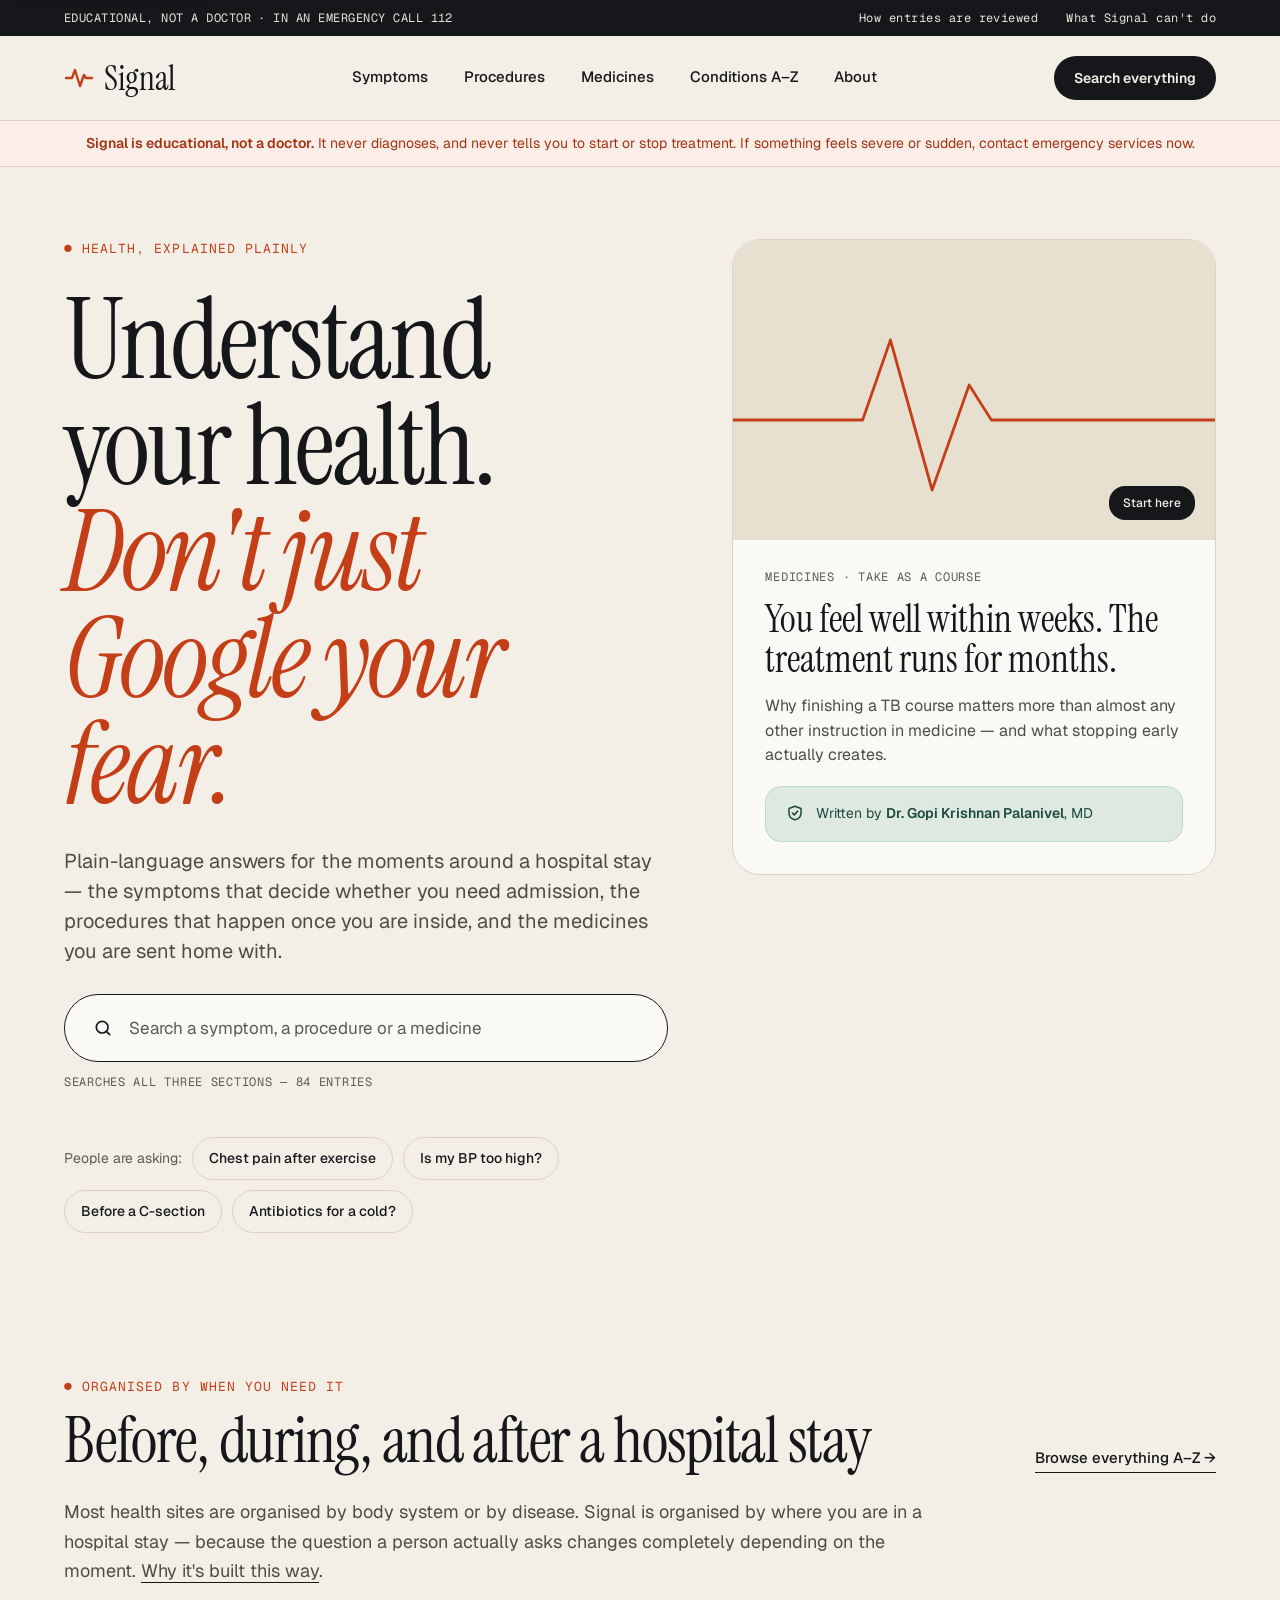
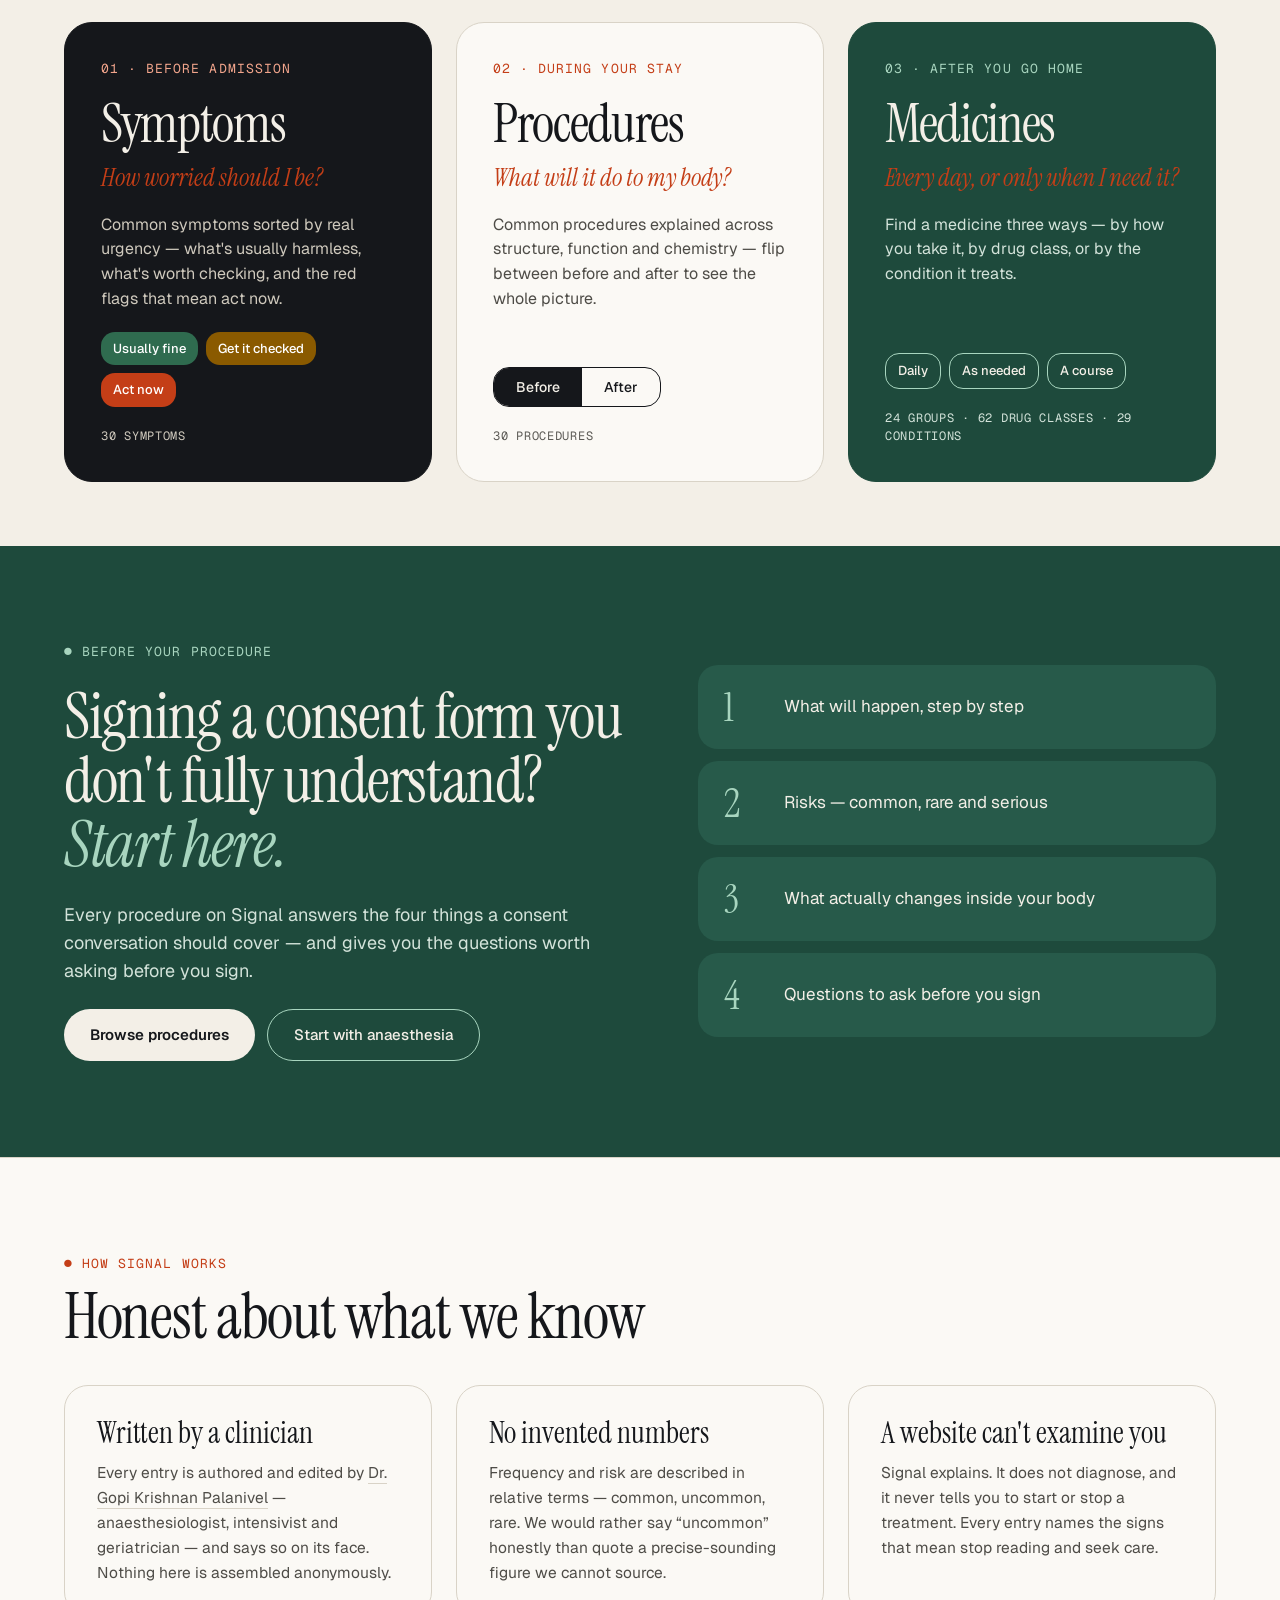
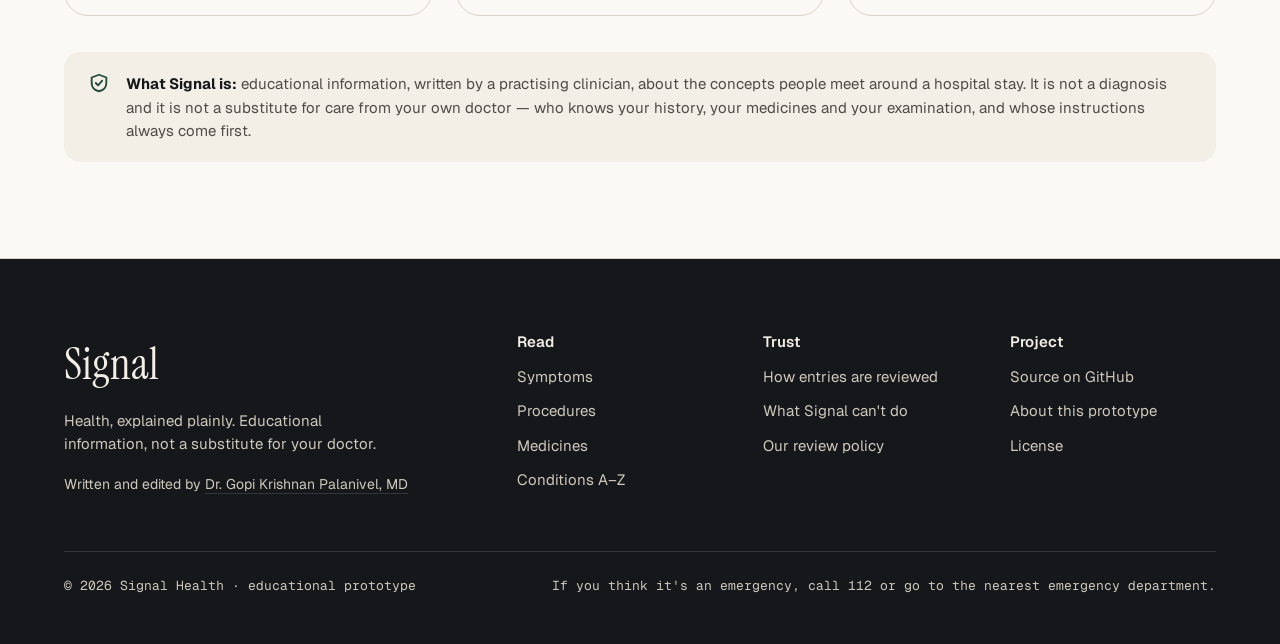
<file: index.html>
<!DOCTYPE html>
<html lang="en">
<head>
<meta charset="UTF-8">
<meta name="viewport" content="width=device-width, initial-scale=1.0">
<title>Signal · Health, explained plainly for everyone</title>
<meta name="description" content="Signal explains symptoms, procedures and medicines in plain language — by how worried to be, what's changing inside you, and whether to keep taking a medicine or only when you have symptoms.">
<link rel="canonical" href="https://gopitherobot.github.io/signal-health/">
<meta property="og:type" content="website">
<meta property="og:site_name" content="Signal">
<meta property="og:title" content="Signal · Health, explained plainly for everyone">
<meta property="og:description" content="Signal explains symptoms, procedures and medicines in plain language — by how worried to be, what's changing inside you, and whether to keep taking a medicine or only when you have symptoms.">
<meta property="og:url" content="https://gopitherobot.github.io/signal-health/">
<meta name="twitter:card" content="summary">
<meta name="twitter:title" content="Signal · Health, explained plainly for everyone">
<meta name="twitter:description" content="Signal explains symptoms, procedures and medicines in plain language — by how worried to be, what's changing inside you, and whether to keep taking a medicine or only when you have symptoms.">
<meta name="theme-color" content="#F3EFE7">

<link rel="preconnect" href="https://fonts.googleapis.com">
<link rel="preconnect" href="https://fonts.gstatic.com" crossorigin>
<link href="https://fonts.googleapis.com/css2?family=Instrument+Serif:ital@0;1&family=Geist:wght@400;500;600&family=Geist+Mono:wght@400;500&display=swap" rel="stylesheet">
<link rel="stylesheet" href="assets/anim.css">
<link rel="stylesheet" href="assets/theme.css">

<style>
  /* ── landing-only layout ── */
  .hero { display: grid; grid-template-columns: minmax(0, 1.25fr) minmax(0, 1fr); gap: 64px; padding-top: 72px; padding-bottom: 80px; }
  .hero h1 { font-size: 112px; line-height: 0.95; letter-spacing: -0.025em; }
  .hero h1 em { font-style: italic; color: var(--rust); }
  .hero .stand { font-size: 20px; line-height: 1.5; color: var(--ink-muted); max-width: 600px; }
  .asking { display: flex; flex-wrap: wrap; gap: 10px; align-items: center; font-size: 14px; }
  .asking .lbl { color: var(--ink-faint); padding: 10px 0; }

  .feature { align-self: start; overflow: hidden; padding: 0; gap: 0; }
  .feature .art { position: relative; height: 300px; background: var(--warm-deep); display: flex; align-items: flex-end; justify-content: flex-end; padding: 20px; }
  .feature .art svg.trace { position: absolute; inset: 0; width: 100%; height: 100%; }
  .feature .art .tag { position: relative; padding: 8px 14px; border-radius: 16px; background: var(--ink); color: var(--paper); font-size: 12px; font-weight: 500; }
  .feature .body { padding: 28px 32px 32px; display: flex; flex-direction: column; gap: 14px; }
  .feature .ttl { font-family: var(--display); font-size: 38px; line-height: 1.05; }

  /* unified search results */
  .results { display: flex; flex-direction: column; gap: 8px; margin-top: 18px; }
  .ures { display: flex; gap: 14px; align-items: flex-start; padding: 14px 16px; border-radius: 14px; background: var(--card); border: 1px solid var(--line); transition: border-color .14s ease, transform .14s ease; }
  .ures:hover, .ures.sel { border-color: var(--ink); transform: translateY(-1px); color: inherit; }
  .usec { flex: none; min-width: 78px; text-align: center; padding: 5px 9px; margin-top: 2px; border-radius: 6px; font-family: var(--mono); font-size: 10.5px; letter-spacing: .09em; text-transform: uppercase; }
  .usec.symptoms  { background: var(--rust-bg);  color: var(--rust-deep); }
  .usec.procedures{ background: var(--warm);     color: var(--ink-muted); }
  .usec.medicines { background: var(--green-bg); color: var(--green); }
  .un { display: block; font-family: var(--display); font-size: 21px; line-height: 1.2; }
  .uc { display: block; font-family: var(--mono); font-size: 10.5px; letter-spacing: .07em; text-transform: uppercase; color: var(--ink-faint); margin-top: 4px; }
  .um { display: block; font-size: 13.5px; line-height: 1.55; color: var(--ink-muted); margin-top: 6px; }

  .procband { display: grid; grid-template-columns: minmax(0, 1.1fr) minmax(0, 1fr); gap: 64px; align-items: center; }
  .procband h2 em { font-style: italic; color: var(--green-light); }
  .procband p { font-size: 18px; line-height: 1.55; color: var(--green-pale); max-width: 560px; }

  /* Pillar cards lead with the topic name, then the reader's question. */
  .card-name { font-family: var(--display); font-size: 54px; line-height: 0.95; letter-spacing: -0.025em; }
  .card-kicker { font-family: var(--display); font-style: italic; font-size: 25px; line-height: 1.15; margin-top: -6px; }
  .card--dark  .card-kicker { color: var(--rust-light); }
  .card--green .card-kicker { color: var(--green-light); }
  .card .card-kicker { color: var(--rust); }
  @media (max-width: 900px) { .card-name { font-size: 40px; } .card-kicker { font-size: 21px; } }

  .works { display: grid; grid-template-columns: repeat(3, minmax(0, 1fr)); gap: 24px; }
  .works .w { display: flex; flex-direction: column; gap: 12px; padding: 30px 32px; border-radius: var(--r-block); background: var(--card); border: 1px solid var(--line); }
  .works .wt { font-family: var(--display); font-size: 30px; line-height: 1.1; }
  .works .wd { font-size: 15.5px; line-height: 1.6; color: var(--ink-muted); }

  @media (max-width: 1200px) { .hero h1 { font-size: 84px; } }
  @media (max-width: 900px) {
    .hero { grid-template-columns: minmax(0, 1fr); gap: 40px; padding-top: 40px; padding-bottom: 48px; }
    .hero h1 { font-size: 44px; line-height: 1.02; }
    .hero .stand { font-size: 17px; }
    .feature .art { height: 200px; }
    .feature .ttl { font-size: 28px; }
    .procband { grid-template-columns: minmax(0, 1fr); gap: 36px; }
    .works { grid-template-columns: minmax(0, 1fr); }
  }
</style>
</head>
<body>
<a class="sig-skip" href="#main">Skip to the main content</a>

<!-- Utility bar — the emergency line is always the first thing on the page -->
<div class="utility">
  <div class="shell wrap">
    <div>EDUCATIONAL, NOT A DOCTOR &middot; IN AN EMERGENCY CALL 112</div>
    <div class="utility-links">
      <a href="about.html#review">How entries are reviewed</a>
      <a href="about.html#limits">What Signal can't do</a>
    </div>
  </div>
</div>

<header class="nav">
  <div class="shell wrap">
    <a href="index.html" class="mark" aria-label="Signal — home">
      <svg width="30" height="30" viewBox="0 0 30 30" fill="none" stroke-width="2.4" stroke-linecap="round" stroke-linejoin="round" aria-hidden="true"><path d="M2 15h6l3-8 5 16 4-11 2 3h6"/></svg>
      Signal
    </a>
    <nav class="nav-links" aria-label="Sections">
      <a href="symptoms/index.html">Symptoms</a>
      <a href="procedures/index.html">Procedures</a>
      <a href="medicines/index.html">Medicines</a>
      <a href="a-z.html">Conditions A&ndash;Z</a>
      <a href="about.html">About</a>
    </nav>
    <div class="nav-actions">
      <a class="btn btn--dark btn--sm" href="#search">Search everything</a>
    </div>
  </div>
</header>

<div class="safety">
  <div class="shell wrap"><b>Signal is educational, not a doctor.</b> It never diagnoses, and never tells you to start or stop treatment. If something feels severe or sudden, contact emergency services now.</div>
</div>

<main id="main">

  <!-- Hero -->
  <section class="shell wrap hero">
    <div class="stack gap-28">
      <div class="eyebrow"><span class="dot">&#9679;</span> Health, explained plainly</div>
      <h1>Understand your health. <em>Don't just Google your fear.</em></h1>
      <p class="stand">Plain-language answers for the moments around a hospital stay &mdash; the symptoms that decide whether you need admission, the procedures that happen once you are inside, and the medicines you are sent home with.</p>

      <div id="search">
        <div class="search">
          <svg width="20" height="20" viewBox="0 0 24 24" fill="none" stroke-width="2" stroke-linecap="round" aria-hidden="true"><circle cx="11" cy="11" r="7"/><path d="M20 20l-4-4"/></svg>
          <label class="sr-only" for="uq">Search all of Signal — symptoms, procedures and medicines</label>
          <input id="uq" type="text" autocomplete="off" role="combobox" aria-expanded="false" aria-controls="uresults"
                 placeholder="Search a symptom, a procedure or a medicine">
        </div>
        <p class="meta" id="uhint" role="status" aria-live="polite" style="margin-top:11px"></p>
        <div class="results" id="uresults" role="listbox" aria-label="Search results" hidden></div>
      </div>

      <div class="asking" id="asking">
        <span class="lbl">People are asking:</span>
        <a class="pill" href="symptoms/entry.html?e=chest">Chest pain after exercise</a>
        <a class="pill" href="medicines/entry.html?e=bp">Is my BP too high?</a>
        <a class="pill" href="procedures/entry.html?e=csection">Before a C-section</a>
        <a class="pill" href="medicines/entry.html?e=antibiotic">Antibiotics for a cold?</a>
      </div>
    </div>

    <!-- Featured entry — a real one, chosen for how much harm the misunderstanding causes -->
    <a class="card feature" href="medicines/entry.html?e=antitb">
      <div class="art">
        <svg class="trace" viewBox="0 0 520 300" preserveAspectRatio="none" fill="none" stroke="#C43E17" stroke-width="3" stroke-linecap="round" stroke-linejoin="round" aria-hidden="true"><path d="M0 180h140l30-80 45 150 40-105 24 35h241"/></svg>
        <span class="tag">Start here</span>
      </div>
      <div class="body">
        <div class="meta">Medicines &middot; Take as a course</div>
        <div class="ttl">You feel well within weeks. The treatment runs for months.</div>
        <p class="card-body">Why finishing a TB course matters more than almost any other instruction in medicine &mdash; and what stopping early actually creates.</p>
        <div class="sig-review authored" style="margin-top:4px">
          <svg viewBox="0 0 24 24" stroke-width="2" stroke-linecap="round" stroke-linejoin="round" aria-hidden="true"><path d="M12 3l8 3v6c0 5-3.5 8-8 9-4.5-1-8-4-8-9V6l8-3z"/><path d="M8.5 12l2.5 2.5 4.5-5"/></svg>
          <span>Written by <b>Dr. Gopi Krishnan Palanivel</b>, MD</span>
        </div>
      </div>
    </a>
  </section>

  <!-- Three pillars -->
  <section class="shell wrap band--tight stack gap-36">
    <div class="row-between">
      <div class="stack gap-12">
        <div class="eyebrow"><span class="dot">&#9679;</span> Organised by when you need it</div>
        <h2 class="h-section">Before, during, and after a hospital stay</h2>
      </div>
      <a href="a-z.html" style="font-size:15px;font-weight:500;border-bottom:1.5px solid var(--ink);padding-bottom:2px;white-space:nowrap">Browse everything A&ndash;Z &rarr;</a>
    </div>
    <p style="font-size:18px;line-height:1.65;color:var(--ink-muted);max-width:74ch;margin-top:-12px">Most health sites are organised by body system or by disease. Signal is organised by where you are in a hospital stay &mdash; because the question a person actually asks changes completely depending on the moment. <a href="about.html#arc" style="border-bottom:1px solid var(--ink)">Why it's built this way</a>.</p>
    <div class="grid-3">

      <a class="card card--dark" href="symptoms/index.html">
        <div class="eyebrow" style="color:var(--rust-light)">01 &middot; Before admission</div>
        <div class="card-name">Symptoms</div>
        <div class="card-kicker">How worried should I be?</div>
        <p class="card-body">Common symptoms sorted by real urgency &mdash; what's usually harmless, what's worth checking, and the red flags that mean act now.</p>
        <div class="card-foot">
          <span class="chip chip--calm">Usually fine</span>
          <span class="chip chip--watch">Get it checked</span>
          <span class="chip chip--now">Act now</span>
        </div>
        <div class="meta" style="color:var(--on-dark)" id="n-sym"></div>
      </a>

      <a class="card" href="procedures/index.html">
        <div class="eyebrow">02 &middot; During your stay</div>
        <div class="card-name">Procedures</div>
        <div class="card-kicker">What will it do to my body?</div>
        <p class="card-body">Common procedures explained across structure, function and chemistry &mdash; flip between before and after to see the whole picture.</p>
        <div class="card-foot">
          <span class="toggle" aria-hidden="true"><button type="button" class="on" tabindex="-1" style="background:var(--ink);color:var(--paper)">Before</button><button type="button" tabindex="-1">After</button></span>
        </div>
        <div class="meta" id="n-proc"></div>
      </a>

      <a class="card card--green" href="medicines/index.html">
        <div class="eyebrow" style="color:var(--green-light)">03 &middot; After you go home</div>
        <div class="card-name">Medicines</div>
        <div class="card-kicker">Every day, or only when I need it?</div>
        <p class="card-body">Find a medicine three ways &mdash; by how you take it, by drug class, or by the condition it treats.</p>
        <div class="card-foot">
          <span class="chip chip--outline">Daily</span>
          <span class="chip chip--outline">As needed</span>
          <span class="chip chip--outline">A course</span>
        </div>
        <div class="meta" style="color:var(--green-pale)" id="n-med"></div>
      </a>

    </div>
  </section>

  <!-- Before your procedure -->
  <section class="band band--green">
    <div class="shell wrap procband">
      <div class="stack gap-24">
        <div class="eyebrow" style="color:var(--green-light)"><span class="dot" style="color:var(--green-light)">&#9679;</span> Before your procedure</div>
        <h2 class="h-section">Signing a consent form you don't fully understand? <em>Start here.</em></h2>
        <p>Every procedure on Signal answers the four things a consent conversation should cover &mdash; and gives you the questions worth asking before you sign.</p>
        <div style="display:flex;flex-wrap:wrap;gap:12px">
          <a class="btn btn--light" href="procedures/index.html">Browse procedures</a>
          <a class="btn btn--on-green" href="procedures/entry.html?e=ga">Start with anaesthesia</a>
        </div>
      </div>
      <div class="steps">
        <div class="step"><span class="n">1</span><span class="t">What will happen, step by step</span></div>
        <div class="step"><span class="n">2</span><span class="t">Risks &mdash; common, rare and serious</span></div>
        <div class="step"><span class="n">3</span><span class="t">What actually changes inside your body</span></div>
        <div class="step"><span class="n">4</span><span class="t">Questions to ask before you sign</span></div>
      </div>
    </div>
  </section>

  <!-- How it works -->
  <section class="band band--card" id="how-it-works">
    <div class="shell wrap stack gap-36">
      <div class="stack gap-12">
        <div class="eyebrow"><span class="dot">&#9679;</span> How Signal works</div>
        <h2 class="h-section">Honest about what we know</h2>
      </div>
      <div class="works">
        <div class="w" id="reviewed">
          <div class="wt">Written by a clinician</div>
          <p class="wd">Every entry is authored and edited by <a href="about.html" style="border-bottom:1px solid var(--line)">Dr. Gopi Krishnan Palanivel</a> &mdash; anaesthesiologist, intensivist and geriatrician &mdash; and says so on its face. Nothing here is assembled anonymously.</p>
        </div>
        <div class="w">
          <div class="wt">No invented numbers</div>
          <p class="wd">Frequency and risk are described in relative terms &mdash; common, uncommon, rare. We would rather say &ldquo;uncommon&rdquo; honestly than quote a precise-sounding figure we cannot source.</p>
        </div>
        <div class="w" id="limits">
          <div class="wt">A website can't examine you</div>
          <p class="wd">Signal explains. It does not diagnose, and it never tells you to start or stop a treatment. Every entry names the signs that mean stop reading and seek care.</p>
        </div>
      </div>
      <div class="promise">
        <svg width="22" height="22" viewBox="0 0 24 24" fill="none" stroke-width="2" stroke-linecap="round" stroke-linejoin="round" aria-hidden="true"><path d="M12 3l8 3v6c0 5-3.5 8-8 9-4.5-1-8-4-8-9V6l8-3z"/><path d="M8.5 12l2.5 2.5 4.5-5"/></svg>
        <span><strong>What Signal is:</strong> educational information, written by a practising clinician, about the concepts people meet around a hospital stay. It is not a diagnosis and it is not a substitute for care from your own doctor &mdash; who knows your history, your medicines and your examination, and whose instructions always come first.</span>
      </div>
    </div>
  </section>

</main>

<footer class="footer">
  <div class="shell wrap">
    <div class="footer-grid">
      <div class="footer-col">
        <div class="footer-mark">Signal</div>
        <p style="line-height:1.55;max-width:320px">Health, explained plainly. Educational information, not a substitute for your doctor.</p>
        <p class="footer-byline">Written and edited by <a href="about.html">Dr. Gopi Krishnan Palanivel, MD</a></p>
      </div>
      <div class="footer-col">
        <div class="head">Read</div>
        <a href="symptoms/index.html">Symptoms</a>
        <a href="procedures/index.html">Procedures</a>
        <a href="medicines/index.html">Medicines</a>
        <a href="a-z.html">Conditions A&ndash;Z</a>
      </div>
      <div class="footer-col">
        <div class="head">Trust</div>
        <a href="about.html#review">How entries are reviewed</a>
        <a href="about.html#limits">What Signal can't do</a>
        <a href="#reviewed">Our review policy</a>
      </div>
      <div class="footer-col">
        <div class="head">Project</div>
        <a href="https://github.com/gopitherobot/signal-health">Source on GitHub</a>
        <a href="https://github.com/gopitherobot/signal-health/blob/main/README.md">About this prototype</a>
        <a href="https://github.com/gopitherobot/signal-health/blob/main/LICENSE">License</a>
      </div>
    </div>
    <div class="footer-base">
      <span>&copy; <span id="yr"></span> Signal Health &middot; educational prototype</span>
      <span>If you think it's an emergency, call 112 or go to the nearest emergency department.</span>
    </div>
  </div>
</footer>

<script src="data/manifest.js"></script>
<script>
  document.getElementById('yr').textContent = new Date().getFullYear();

  /* Counts come from the generated manifest so they can never go stale. */
  (function () {
    const c = window.SIGNAL_COUNTS || {};
    document.getElementById('n-sym').textContent  = `${c.symptoms} symptoms`;
    document.getElementById('n-proc').textContent = `${c.procedures} procedures`;
    document.getElementById('n-med').textContent  =
      `${c.medicines} groups · ${c.classes} drug classes · ${c.conditions} conditions`;
  })();

  /* ───────────── unified search ─────────────
   * Searches all three sections from the generated manifest, so the landing
   * page stays light instead of loading every data file. Selecting a result
   * goes straight to that entry's page.
   */
  (function () {
    const INDEX   = window.SIGNAL_INDEX || [];
    const LABEL   = { symptoms: 'Symptom', procedures: 'Procedure', medicines: 'Medicine' };
    const input   = document.getElementById('uq');
    const results = document.getElementById('uresults');
    const hint    = document.getElementById('uhint');
    const asking  = document.getElementById('asking');
    const MAX     = 10;
    let sel = -1;

    const idle = () => `Searches all three sections — ${INDEX.length} entries`;
    hint.textContent = idle();

    const esc = s => String(s).replace(/[&<>"]/g, c => ({ '&': '&amp;', '<': '&lt;', '>': '&gt;', '"': '&quot;' }[c]));

    /* Rank: a name that starts with the query beats one that merely contains
       it, which beats a match found only in the category or the hook. */
    function score(r, q) {
      const n = r.n.toLowerCase();
      if (n.startsWith(q)) return 0;
      if (n.includes(q))   return 1;
      if (r.c.toLowerCase().includes(q)) return 2;
      if (r.m.toLowerCase().includes(q)) return 3;
      return -1;
    }

    function search(q) {
      q = q.trim().toLowerCase();
      if (!q) { reset(); return; }

      const hits = INDEX
        .map(r => ({ r, s: score(r, q) }))
        .filter(x => x.s >= 0)
        .sort((a, b) => a.s - b.s || a.r.n.localeCompare(b.r.n))
        .slice(0, MAX);

      results.hidden = false;
      asking.style.display = 'none';
      input.setAttribute('aria-expanded', 'true');
      sel = -1;

      if (!hits.length) {
        results.innerHTML = '<p class="empty">Nothing on Signal matches that yet. Try a plainer word &mdash; &ldquo;cough&rdquo;, &ldquo;scan&rdquo;, &ldquo;inhaler&rdquo;.</p>';
        hint.textContent = '';
        return;
      }

      results.innerHTML = hits.map(({ r }) =>
        `<a class="ures" role="option" aria-selected="false" href="${r.s}/entry.html?e=${encodeURIComponent(r.k)}">
           <span class="usec ${r.s}">${LABEL[r.s]}</span>
           <span><span class="un">${esc(r.n)}</span><span class="uc">${esc(r.c)}</span><span class="um">${esc(r.m)}</span></span>
         </a>`).join('');

      hint.textContent = `${hits.length} match${hits.length === 1 ? '' : 'es'}` +
        (hits.length === MAX ? ` (closest ${MAX})` : '');
    }

    function reset() {
      results.hidden = true;
      results.innerHTML = '';
      asking.style.display = '';
      input.setAttribute('aria-expanded', 'false');
      hint.textContent = idle();
      sel = -1;
    }

    /* Arrow keys move through results; Enter opens the highlighted one. */
    function move(step) {
      const items = results.querySelectorAll('.ures');
      if (!items.length) return;
      if (sel >= 0) { items[sel].classList.remove('sel'); items[sel].setAttribute('aria-selected', 'false'); }
      sel = (sel + step + items.length) % items.length;
      items[sel].classList.add('sel');
      items[sel].setAttribute('aria-selected', 'true');
      items[sel].scrollIntoView({ block: 'nearest' });
    }

    input.addEventListener('input', e => search(e.target.value));
    input.addEventListener('keydown', e => {
      if (e.key === 'ArrowDown') { e.preventDefault(); move(1); }
      else if (e.key === 'ArrowUp') { e.preventDefault(); move(-1); }
      else if (e.key === 'Enter') {
        const items = results.querySelectorAll('.ures');
        const target = sel >= 0 ? items[sel] : items[0];
        if (target) { e.preventDefault(); location.href = target.href; }
      }
      else if (e.key === 'Escape') { input.value = ''; reset(); }
    });

    document.querySelector('a[href="#search"]').addEventListener('click', () => {
      setTimeout(() => input.focus(), 60);
    });
  })();
</script>
</body>
</html>
</file>
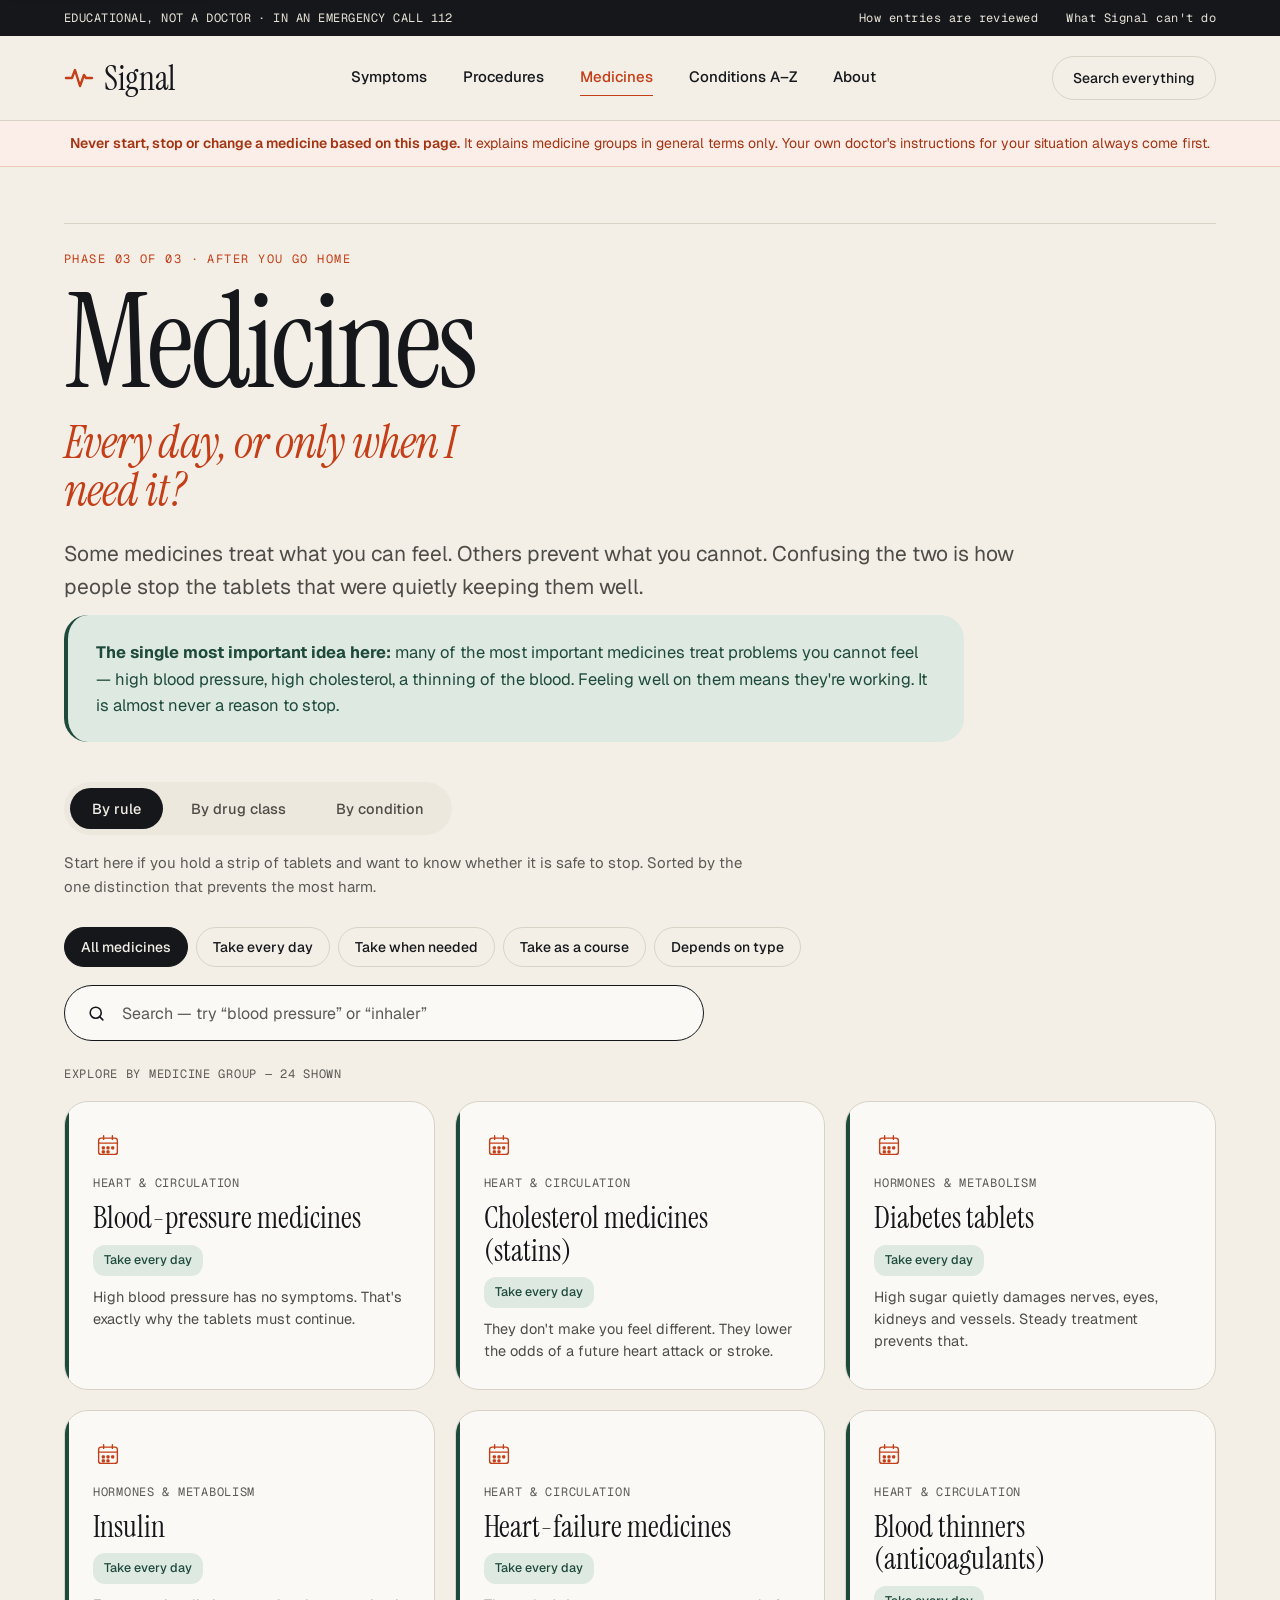
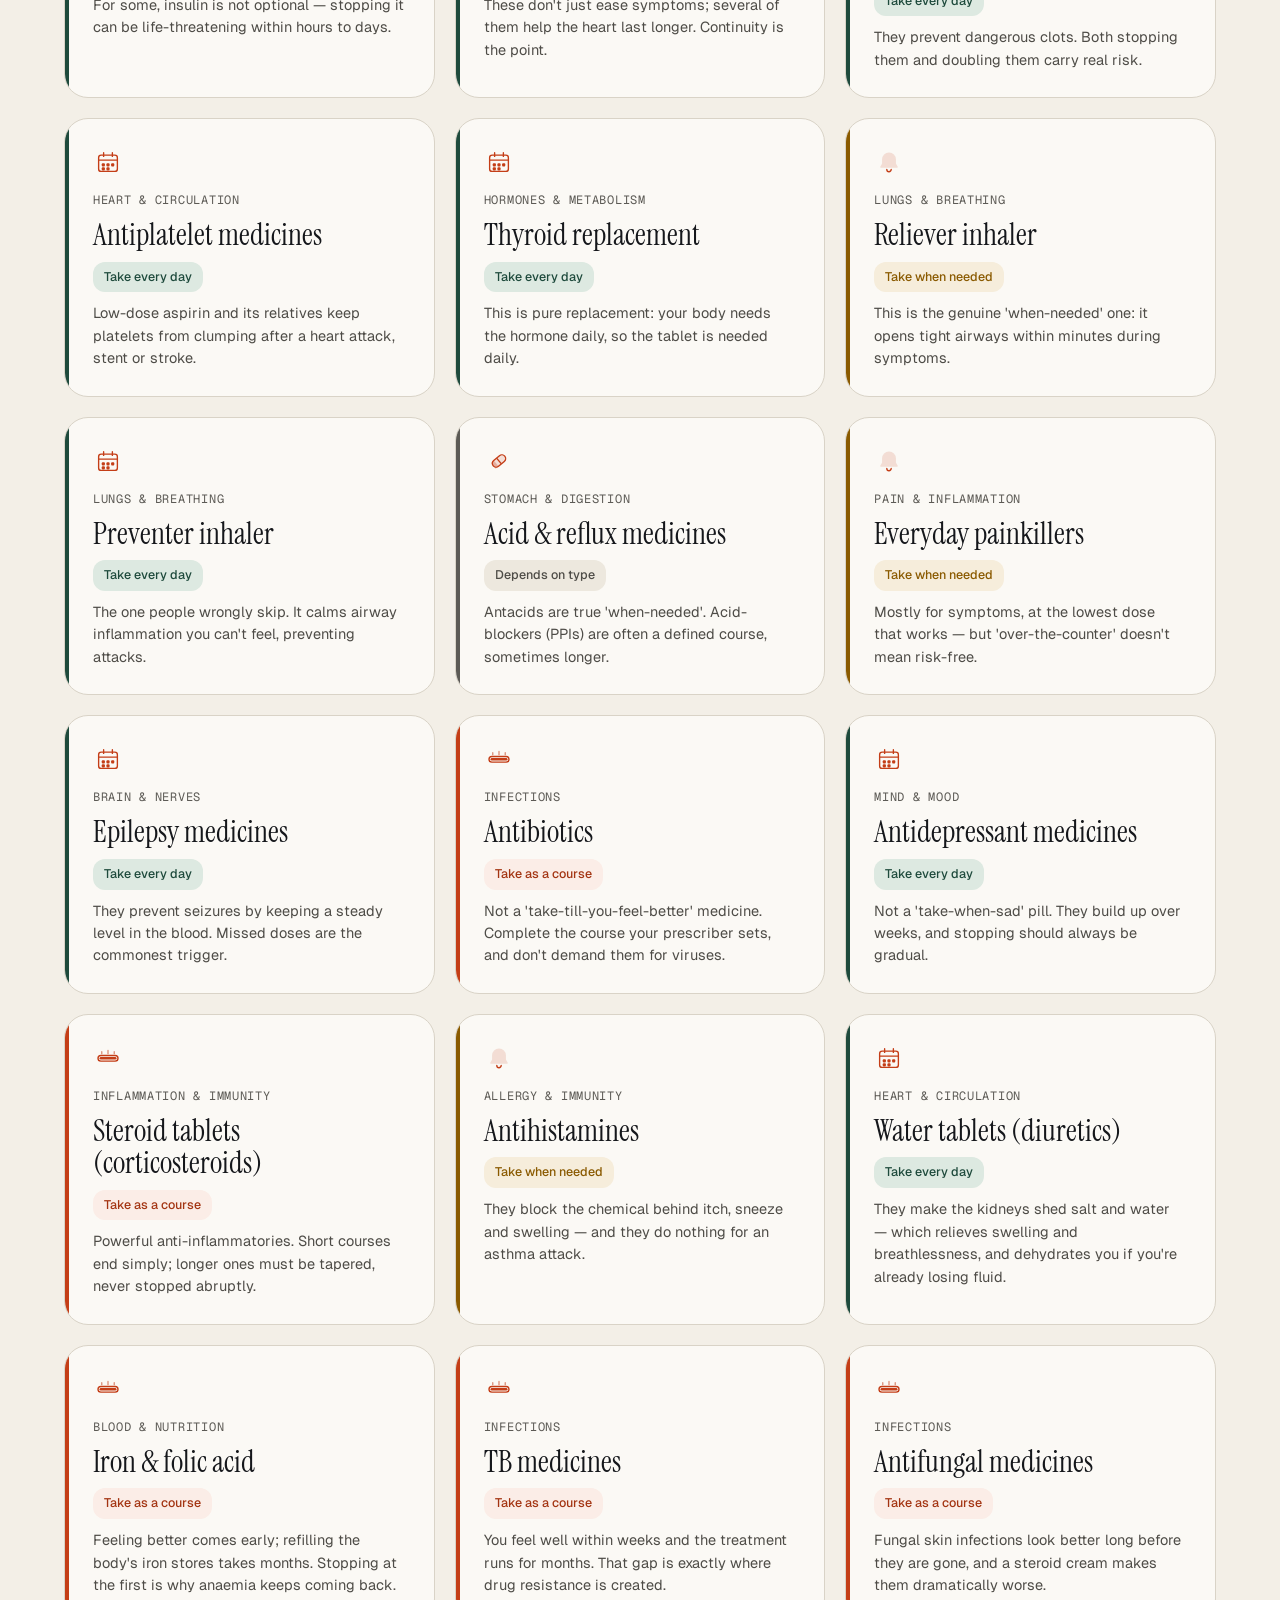
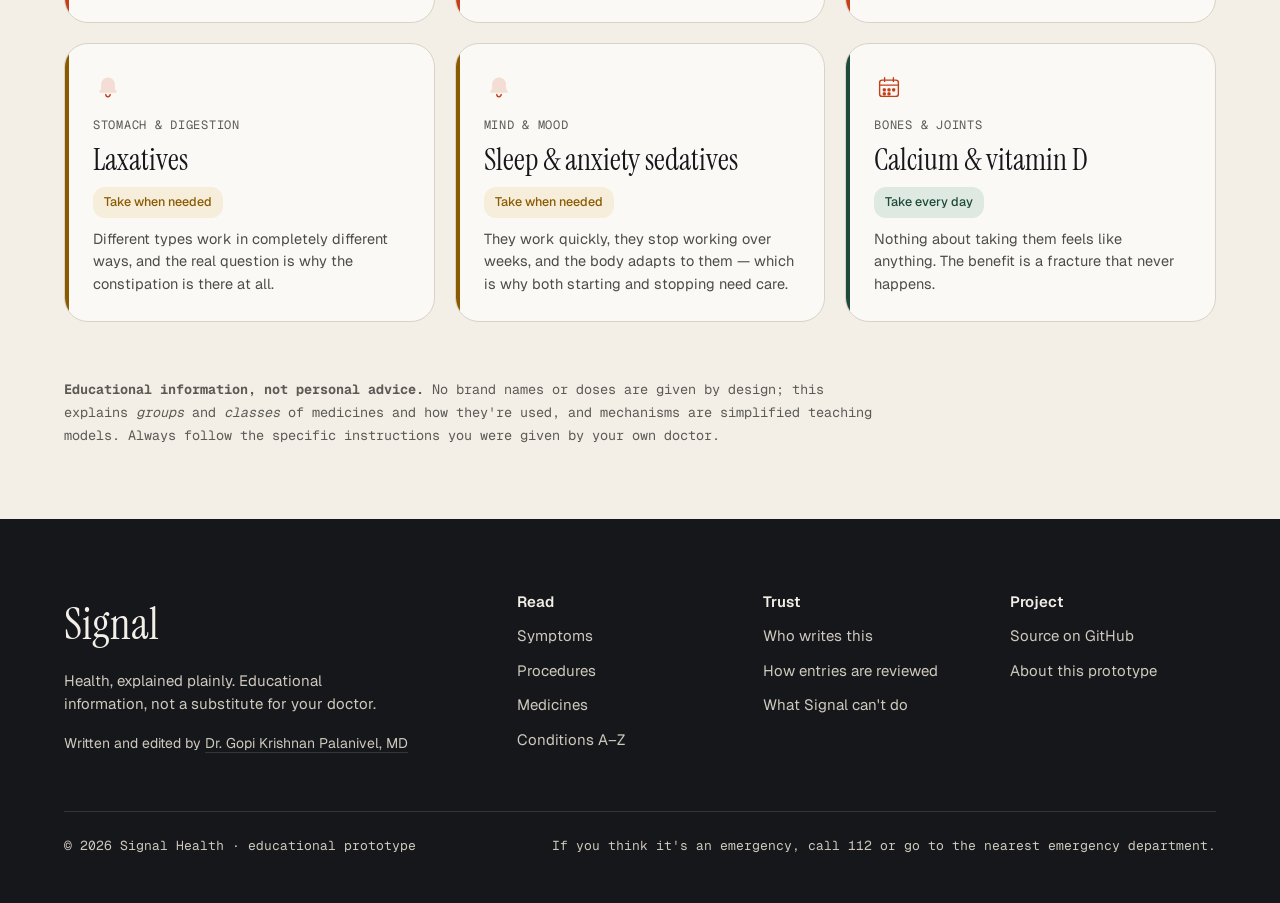
<file: medicines/index.html>
<!DOCTYPE html>
<html lang="en">
<head>
<meta charset="UTF-8">
<meta name="viewport" content="width=device-width, initial-scale=1.0">
<title>Signal · Medicines — by rule, by drug class, by condition</title>
<meta name="description" content="Plain-language guide to common medicine groups, explorable three ways: whether to take it daily, when needed or as a course; by pharmacological class; or by the condition being treated.">
<link rel="canonical" href="https://gopitherobot.github.io/signal-health/medicines/">
<meta property="og:type" content="website">
<meta property="og:site_name" content="Signal">
<meta property="og:title" content="Signal · Medicines — by rule, by drug class, by condition">
<meta property="og:description" content="Plain-language guide to common medicine groups, explorable three ways: whether to take it daily, when needed or as a course; by pharmacological class; or by the condition being treated.">
<meta property="og:url" content="https://gopitherobot.github.io/signal-health/medicines/">
<meta name="twitter:card" content="summary">
<meta name="twitter:title" content="Signal · Medicines — by rule, by drug class, by condition">
<meta name="twitter:description" content="Plain-language guide to common medicine groups, explorable three ways: whether to take it daily, when needed or as a course; by pharmacological class; or by the condition being treated.">
<meta name="theme-color" content="#F3EFE7">

<link rel="preconnect" href="https://fonts.googleapis.com">
<link rel="preconnect" href="https://fonts.gstatic.com" crossorigin>
<link href="https://fonts.googleapis.com/css2?family=Instrument+Serif:ital@0;1&family=Geist:wght@400;500;600&family=Geist+Mono:wght@400;500&display=swap" rel="stylesheet">
<link rel="stylesheet" href="../assets/anim.css">
<link rel="stylesheet" href="../assets/theme.css">

<style>
  .index-hero { padding-top: 64px; padding-bottom: 20px; display: flex; flex-direction: column; gap: 24px; max-width: 980px; }
  .index-hero h1 { font-size: 78px; line-height: 0.99; letter-spacing: -0.025em; }
  .index-hero h1 em { font-style: italic; color: var(--rust); }
  .index-hero .stand { font-size: 20px; line-height: 1.5; color: var(--ink-muted); max-width: 680px; }

  .keymsg { padding: 24px 28px; border-radius: var(--r-block); background: var(--green-bg); border-left: 4px solid var(--green); font-size: 16.5px; line-height: 1.6; color: var(--green); max-width: 900px; }

  .axisbar { display: flex; gap: 6px; padding: 6px; border-radius: var(--r-pill); background: var(--warm); align-self: flex-start; flex-wrap: wrap; }
  .axisbtn { border: 0; background: transparent; padding: 11px 22px; border-radius: var(--r-pill); font-family: var(--sans); font-size: 14.5px; font-weight: 500; color: var(--ink-muted); cursor: pointer; transition: background .18s ease, color .18s ease; }
  .axisbtn[aria-selected="true"] { background: var(--ink); color: var(--paper); }
  .axishint { font-size: 15px; line-height: 1.6; color: var(--ink-faint); max-width: 680px; }

  .view { display: none; }
  .view.on { display: block; }

  .modes { display: flex; flex-wrap: wrap; gap: 8px; }
  .modepill { display: inline-flex; padding: 6px 11px; border-radius: 12px; font-size: 12.5px; font-weight: 500; }
  .modepill.daily  { background: var(--green-bg); color: var(--green); }
  .modepill.when   { background: var(--watch-bg); color: var(--watch); }
  .modepill.course { background: var(--rust-bg);  color: var(--rust-deep); }
  .modepill.mixed  { background: var(--warm);     color: var(--ink-muted); }
  .tile .rail.daily  { background: var(--green); }
  .tile .rail.when   { background: var(--watch); }
  .tile .rail.course { background: var(--rust); }
  .tile .rail.mixed  { background: var(--ink-faint); }

  .fam { border: 1px solid var(--line); border-radius: var(--r-block); background: var(--card); overflow: hidden; margin-bottom: 14px; }
  .famhead { display: flex; align-items: center; gap: 20px; padding: 24px 28px; cursor: pointer; }
  .famhead:hover { background: var(--warm); }
  .famicon { width: 34px; height: 34px; flex: none; color: var(--rust); }
  .famtext h3 { font-family: var(--display); font-size: 28px; line-height: 1.1; }
  .famtext p { font-size: 15px; line-height: 1.55; color: var(--ink-muted); margin-top: 4px; }
  .famcount { margin-left: auto; flex: none; font-family: var(--mono); font-size: 11px; letter-spacing: .08em; text-transform: uppercase; color: var(--ink-faint); }
  .chev { width: 22px; height: 22px; flex: none; stroke: var(--ink-faint); fill: none; stroke-width: 2; transition: transform .22s ease; }
  .fam.open .chev { transform: rotate(180deg); }
  .fambody { display: none; padding: 0 28px 28px; }
  .fam.open .fambody { display: block; }

  .classgrid { display: grid; grid-template-columns: repeat(2, minmax(0, 1fr)); gap: 14px; }
  .ctile { padding: 22px 24px; border-radius: 16px; border: 1px solid var(--line); background: var(--paper); display: flex; flex-direction: column; gap: 8px; }
  .ctag { font-family: var(--mono); font-size: 11px; letter-spacing: .08em; text-transform: uppercase; color: var(--rust); }
  .cnm { font-family: var(--display); font-size: 23px; line-height: 1.15; }
  .cmech, .cuse, .cnote { font-size: 14.5px; line-height: 1.55; color: var(--ink-muted); }
  .cnote { color: var(--ink-faint); font-style: italic; }
  .cfoot { margin-top: auto; padding-top: 6px; display: flex; flex-wrap: wrap; align-items: center; gap: 10px; }

  .cond { padding: 26px 0; border-top: 1px solid var(--line); }
  .cond:first-child { border-top: 0; padding-top: 6px; }
  .cond h4 { font-family: var(--display); font-size: 27px; line-height: 1.12; }
  .cdesc { font-size: 16px; line-height: 1.6; color: var(--ink-muted); margin-top: 6px; }
  .condkey { margin-top: 12px; padding: 14px 18px; border-radius: 14px; background: var(--green-bg); font-size: 15.5px; line-height: 1.55; color: var(--green); }
  .chiprow { margin-top: 14px; display: flex; flex-wrap: wrap; gap: 8px; align-items: center; }
  .chiplabel { font-family: var(--mono); font-size: 10.5px; letter-spacing: .09em; text-transform: uppercase; color: var(--ink-faint); margin-right: 4px; }

  .countline { display: flex; justify-content: space-between; align-items: baseline; gap: 20px; padding: 24px 0 18px; }
  @media (max-width: 900px) {
    .index-hero h1 { font-size: 38px; line-height: 1.04; }
    .index-hero .stand { font-size: 17px; }
    .classgrid { grid-template-columns: minmax(0, 1fr); }
    .famhead { padding: 20px; gap: 14px; }
    .fambody { padding: 0 20px 20px; }
  }
</style>
</head>
<body>
<a class="sig-skip" href="#main">Skip to the medicine list</a>

<div class="utility">
  <div class="shell wrap">
    <div>EDUCATIONAL, NOT A DOCTOR &middot; IN AN EMERGENCY CALL 112</div>
    <div class="utility-links">
      <a href="../about.html#review">How entries are reviewed</a>
      <a href="../about.html#limits">What Signal can't do</a>
    </div>
  </div>
</div>

<header class="nav">
  <div class="shell wrap">
    <a href="../index.html" class="mark" aria-label="Signal — home">
      <svg width="30" height="30" viewBox="0 0 30 30" fill="none" stroke-width="2.4" stroke-linecap="round" stroke-linejoin="round" aria-hidden="true"><path d="M2 15h6l3-8 5 16 4-11 2 3h6"/></svg>
      Signal
    </a>
    <nav class="nav-links" aria-label="Sections">
      <a href="../symptoms/index.html">Symptoms</a>
      <a href="../procedures/index.html">Procedures</a>
      <a href="index.html" aria-current="page">Medicines</a>
      <a href="../a-z.html">Conditions A&ndash;Z</a>
      <a href="../about.html">About</a>
    </nav>
    <div class="nav-actions">
      <a class="btn btn--ghost btn--sm" href="../index.html#search">Search everything</a>
    </div>
  </div>
</header>

<div class="safety">
  <div class="shell wrap"><b>Never start, stop or change a medicine based on this page.</b> It explains medicine groups in general terms only. Your own doctor's instructions for your situation always come first.</div>
</div>

<main id="main" class="shell wrap">

  <section class="masthead">
    <div class="mh-rule"></div>
    <div class="mh-label">Phase 03 of 03 &middot; After you go home</div>
    <h1 class="mh-name">Medicines</h1>
    <p class="mh-kicker">Every day, or only when I need it?</p>
    <p class="mh-intro">Some medicines treat what you can feel. Others prevent what you cannot. Confusing the two is how people stop the tablets that were quietly keeping them well.</p>
  </section>

  <div class="keymsg">
    <b>The single most important idea here:</b> many of the most important medicines treat problems you cannot feel &mdash; high blood pressure, high cholesterol, a thinning of the blood. Feeling well on them means they're working. It is almost never a reason to stop.
  </div>

  <div style="padding-top:40px;display:flex;flex-direction:column;gap:16px">
    <div class="axisbar" role="tablist" aria-label="Three ways to explore medicines">
      <button class="axisbtn" role="tab" id="tab-rule"  aria-selected="true"  aria-controls="v-rule"  data-v="rule"  onclick="setView('rule')">By rule</button>
      <button class="axisbtn" role="tab" id="tab-class" aria-selected="false" aria-controls="v-class" data-v="class" onclick="setView('class')">By drug class</button>
      <button class="axisbtn" role="tab" id="tab-cond"  aria-selected="false" aria-controls="v-cond"  data-v="cond"  onclick="setView('cond')">By condition</button>
    </div>
    <p class="axishint" id="axishint"></p>
  </div>

  <!-- ═══ VIEW 1 — by rule ═══ -->
  <div class="view on" id="v-rule" role="tabpanel" aria-labelledby="tab-rule" tabindex="0">
    <div style="padding-top:28px;display:flex;flex-direction:column;gap:18px;max-width:900px">
      <div class="modes" id="modes">
        <button class="pill is-on" data-m="all"    onclick="setMode('all')">All medicines</button>
        <button class="pill" data-m="daily"  onclick="setMode('daily')">Take every day</button>
        <button class="pill" data-m="when"   onclick="setMode('when')">Take when needed</button>
        <button class="pill" data-m="course" onclick="setMode('course')">Take as a course</button>
        <button class="pill" data-m="mixed"  onclick="setMode('mixed')">Depends on type</button>
      </div>
      <div class="search search--sm" style="max-width:640px">
        <svg width="19" height="19" viewBox="0 0 24 24" fill="none" stroke-width="2" stroke-linecap="round" aria-hidden="true"><circle cx="11" cy="11" r="7"/><path d="M20 20l-4-4"/></svg>
        <label class="sr-only" for="q">Search medicine groups</label>
        <input id="q" type="text" autocomplete="off" placeholder="Search &mdash; try &ldquo;blood pressure&rdquo; or &ldquo;inhaler&rdquo;" oninput="applyFilters()">
      </div>
    </div>
    <div class="countline">
      <div class="meta" id="countlabel" role="status" aria-live="polite">Explore by medicine group</div>
    </div>
    <div class="tilegrid" id="grid" role="list"></div>
    <p class="empty" id="empty" hidden>No medicine groups match that filter.</p>
  </div>

  <!-- ═══ VIEW 2 — by pharmacological class ═══ -->
  <div class="view" id="v-class" role="tabpanel" aria-labelledby="tab-class" tabindex="0">
    <div style="padding-top:28px;max-width:640px">
      <div class="search search--sm">
        <svg width="19" height="19" viewBox="0 0 24 24" fill="none" stroke-width="2" stroke-linecap="round" aria-hidden="true"><circle cx="11" cy="11" r="7"/><path d="M20 20l-4-4"/></svg>
        <label class="sr-only" for="qc">Search pharmacological drug classes</label>
        <input id="qc" type="text" autocomplete="off" placeholder="Search a class &mdash; try &ldquo;beta-blocker&rdquo; or &ldquo;statin&rdquo;" oninput="renderClasses(this.value)">
      </div>
    </div>
    <div class="countline">
      <div class="meta" id="classcount" role="status" aria-live="polite">Pharmacological families</div>
    </div>
    <div id="fams"></div>
    <p class="empty" id="emptyc" hidden>No drug classes match that search.</p>
  </div>

  <!-- ═══ VIEW 3 — by condition ═══ -->
  <div class="view" id="v-cond" role="tabpanel" aria-labelledby="tab-cond" tabindex="0">
    <div style="padding-top:28px;max-width:640px">
      <div class="search search--sm">
        <svg width="19" height="19" viewBox="0 0 24 24" fill="none" stroke-width="2" stroke-linecap="round" aria-hidden="true"><circle cx="11" cy="11" r="7"/><path d="M20 20l-4-4"/></svg>
        <label class="sr-only" for="qs">Search conditions by name or body system</label>
        <input id="qs" type="text" autocomplete="off" placeholder="Search a condition &mdash; try &ldquo;asthma&rdquo; or &ldquo;diabetes&rdquo;" oninput="renderSystems(this.value)">
      </div>
    </div>
    <div class="countline">
      <div class="meta" id="condcount" role="status" aria-live="polite">Body systems &amp; the conditions within them</div>
    </div>
    <div id="systems"></div>
    <p class="empty" id="emptys" hidden>No conditions match that search.</p>
  </div>

  <p class="meta" style="margin:56px 0 72px;max-width:820px;line-height:1.7;text-transform:none;letter-spacing:0;font-size:13.5px">
    <b>Educational information, not personal advice.</b> No brand names or doses are given by design; this explains <i>groups</i> and <i>classes</i> of medicines and how they're used, and mechanisms are simplified teaching models. Always follow the specific instructions you were given by your own doctor.
  </p>

</main>

<footer class="footer">
  <div class="shell wrap">
    <div class="footer-grid">
      <div class="footer-col">
        <div class="footer-mark">Signal</div>
        <p style="line-height:1.55;max-width:320px">Health, explained plainly. Educational information, not a substitute for your doctor.</p>
        <p class="footer-byline">Written and edited by <a href="../about.html">Dr. Gopi Krishnan Palanivel, MD</a></p>
      </div>
      <div class="footer-col">
        <div class="head">Read</div>
        <a href="../symptoms/index.html">Symptoms</a>
        <a href="../procedures/index.html">Procedures</a>
        <a href="index.html">Medicines</a>
        <a href="../a-z.html">Conditions A&ndash;Z</a>
      </div>
      <div class="footer-col">
        <div class="head">Trust</div>
        <a href="../about.html">Who writes this</a>
        <a href="../about.html#review">How entries are reviewed</a>
        <a href="../about.html#limits">What Signal can't do</a>
      </div>
      <div class="footer-col">
        <div class="head">Project</div>
        <a href="https://github.com/gopitherobot/signal-health">Source on GitHub</a>
        <a href="https://github.com/gopitherobot/signal-health/blob/main/README.md">About this prototype</a>
      </div>
    </div>
    <div class="footer-base">
      <span>&copy; <span id="yr"></span> Signal Health &middot; educational prototype</span>
      <span>If you think it's an emergency, call 112 or go to the nearest emergency department.</span>
    </div>
  </div>
</footer>

<script src="../data/medicines.js"></script>
<script src="../data/classification.js"></script>
<script src="../assets/icons.js"></script>
<script>
document.getElementById('yr').textContent = new Date().getFullYear();

const MED = window.MEDICINES, PHARM = window.PHARM, SYS = window.SYSTEMS;
const modeNames = { daily: "Take every day", when: "Take when needed", course: "Take as a course", mixed: "Depends on type" };
const hints = {
  rule : "Start here if you hold a strip of tablets and want to know whether it is safe to stop. Sorted by the one distinction that prevents the most harm.",
  class: "The pharmacological view: what kind of drug this is and the mechanism it works by. Families open to reveal the classes inside them.",
  cond : "The clinical view: pick the condition, and see which classes and medicine groups are used in it — and why more than one is often needed."
};
let curMode = 'all';

function setView(v){
  document.querySelectorAll('.axisbtn').forEach(b => b.setAttribute('aria-selected', b.dataset.v === v));
  document.querySelectorAll('.view').forEach(s => s.classList.remove('on'));
  document.getElementById('v-' + v).classList.add('on');
  document.getElementById('axishint').textContent = hints[v];
}

/* ═══ VIEW 1 — by rule ═══ */
function renderMeds(){
  document.getElementById('grid').innerHTML = Object.entries(MED).map(([k, d]) => `
    <a class="tile" role="listitem" href="entry.html?e=${encodeURIComponent(k)}"
       data-name="${(d.name + ' ' + d.cat + ' ' + d.mini + ' ' + d.syndrome).toLowerCase().replace(/"/g,'')}"
       data-mode="${d.mode}">
      <span class="rail ${d.mode}" aria-hidden="true"></span>
      <span class="tico" aria-hidden="true">${SignalIcon(d.mode === 'mixed' ? 'pill' : d.mode, 30)}</span>
      <span class="meta">${d.cat}</span>
      <span class="nm">${d.name}</span>
      <span><span class="modepill ${d.mode}">${modeNames[d.mode]}</span></span>
      <span class="mini">${d.mini}</span>
    </a>`).join('');
  applyFilters();
}
function setMode(m){
  curMode = m;
  document.querySelectorAll('.modes .pill').forEach(b => b.classList.toggle('is-on', b.dataset.m === m));
  applyFilters();
}
function applyFilters(){
  const q = document.getElementById('q').value.trim().toLowerCase();
  let shown = 0;
  document.querySelectorAll('#grid .tile').forEach(t => {
    const vis = (curMode === 'all' || t.dataset.mode === curMode) && t.dataset.name.includes(q);
    t.style.display = vis ? '' : 'none';
    if (vis) shown++;
  });
  document.getElementById('empty').hidden = shown > 0;
  document.getElementById('countlabel').textContent =
    curMode === 'all' ? `Explore by medicine group \u2014 ${shown} shown`
                      : `${modeNames[curMode]} \u2014 ${shown} group${shown === 1 ? '' : 's'}`;
}

/* ═══ VIEW 2 — by pharmacological class ═══ */
function renderClasses(q){
  q = (q || '').trim().toLowerCase();
  const host = document.getElementById('fams');
  host.innerHTML = '';
  let total = 0, fams = 0;

  Object.entries(PHARM).forEach(([fk, fam]) => {
    const hits = Object.entries(fam.classes).filter(([ck, c]) =>
      !q || (c.name + ' ' + c.tag + ' ' + c.mech + ' ' + c.use + ' ' + fam.name).toLowerCase().includes(q));
    if (!hits.length) return;
    total += hits.length; fams++;

    const open = q ? 'open' : (fams === 1 ? 'open' : '');
    const el = document.createElement('div');
    el.className = 'fam ' + open;
    el.innerHTML = `
      <div class="famhead" role="button" tabindex="0" aria-expanded="${open ? 'true' : 'false'}"
           onclick="toggleFam(this)" onkeydown="famKey(event, this)">
        <span class="famicon" aria-hidden="true">${SignalIcon(fam.icon, 34)}</span>
        <span class="famtext"><h3>${fam.name}</h3><p>${fam.blurb}</p></span>
        <span class="famcount">${hits.length} class${hits.length === 1 ? '' : 'es'}</span>
        <svg class="chev" viewBox="0 0 24 24" stroke-linecap="round" stroke-linejoin="round" aria-hidden="true"><path d="m6 9 6 6 6-6"/></svg>
      </div>
      <div class="fambody"><div class="classgrid">${
        hits.map(([ck, c]) => {
          const parent = MED[c.med];
          return `<div class="ctile">
            <div class="ctag">${c.tag}</div>
            <div class="cnm">${c.name}</div>
            <div class="cmech">${c.mech}</div>
            <div class="cuse"><b>Used for:</b> ${c.use}</div>
            <div class="cnote">${c.note}</div>
            <div class="cfoot">
              <span class="modepill ${c.mode}">${modeNames[c.mode]}</span>
              ${parent ? `<a class="sig-rel-chip" href="entry.html?e=${encodeURIComponent(c.med)}">${parent.name} &rarr;</a>` : ''}
            </div>
          </div>`;
        }).join('')
      }</div></div>`;
    host.appendChild(el);
  });

  document.getElementById('emptyc').hidden = total > 0;
  document.getElementById('classcount').textContent =
    q ? `${total} class${total === 1 ? '' : 'es'} matching`
      : `Pharmacological families \u2014 ${total} classes in ${fams} families`;
}

/* ═══ VIEW 3 — by condition ═══ */
function renderSystems(q){
  q = (q || '').trim().toLowerCase();
  const host = document.getElementById('systems');
  host.innerHTML = '';
  let total = 0, n = 0;

  Object.entries(SYS).forEach(([sk, sys]) => {
    const hits = sys.conditions.filter(c =>
      !q || (c.name + ' ' + c.desc + ' ' + c.key + ' ' + sys.name).toLowerCase().includes(q));
    if (!hits.length) return;
    total += hits.length; n++;

    const open = q ? 'open' : (n === 1 ? 'open' : '');
    const el = document.createElement('div');
    el.className = 'fam ' + open;
    el.innerHTML = `
      <div class="famhead" role="button" tabindex="0" aria-expanded="${open ? 'true' : 'false'}"
           onclick="toggleFam(this)" onkeydown="famKey(event, this)">
        <span class="famicon" aria-hidden="true">${SignalIcon(sys.icon, 34)}</span>
        <span class="famtext"><h3>${sys.name}</h3><p>${sys.blurb}</p></span>
        <span class="famcount">${hits.length} condition${hits.length === 1 ? '' : 's'}</span>
        <svg class="chev" viewBox="0 0 24 24" stroke-linecap="round" stroke-linejoin="round" aria-hidden="true"><path d="m6 9 6 6 6-6"/></svg>
      </div>
      <div class="fambody">${hits.map(c => `
        <div class="cond">
          <h4>${c.name}</h4>
          <div class="cdesc">${c.desc}</div>
          <div class="condkey"><b>Worth knowing:</b> ${c.key}</div>
          <div class="chiprow">
            <span class="chiplabel">Drug classes used</span>
            ${c.classes.map(id => { const f = findClass(id); return f
              ? `<button class="sig-rel-chip" type="button" onclick="showClass('${f.c.name.replace(/'/g, "\\'")}')">${f.c.name}</button>` : ''; }).join('')}
          </div>
          <div class="chiprow">
            <span class="chiplabel">Medicine groups on Signal</span>
            ${c.meds.map(mk => MED[mk]
              ? `<a class="sig-rel-chip" href="entry.html?e=${encodeURIComponent(mk)}">${MED[mk].name} &rarr;</a>` : '').join('')}
          </div>
        </div>`).join('')}</div>`;
    host.appendChild(el);
  });

  document.getElementById('emptys').hidden = total > 0;
  document.getElementById('condcount').textContent =
    q ? `${total} condition${total === 1 ? '' : 's'} matching`
      : `Body systems \u2014 ${total} conditions across ${n} systems`;
}

function findClass(id){
  for (const [fk, fam] of Object.entries(PHARM)) if (fam.classes[id]) return { fk, c: fam.classes[id] };
  return null;
}

/* A class chip in the condition view jumps to that class in the drug-class view. */
function showClass(name){
  setView('class');
  const input = document.getElementById('qc');
  input.value = name;
  renderClasses(name);
  document.getElementById('v-class').scrollIntoView({ block: 'start', behavior: 'smooth' });
}

function toggleFam(el){
  const open = el.parentNode.classList.toggle('open');
  el.setAttribute('aria-expanded', open);
}
function famKey(e, el){
  if (e.key === 'Enter' || e.key === ' ') { e.preventDefault(); toggleFam(el); }
}

/* ── boot ── */
renderMeds();
renderClasses();
renderSystems();
document.getElementById('axishint').textContent = hints.rule;

/* Deep links from Conditions A-Z arrive as ?view=cond&q=<condition name>. */
(function () {
  const p = new URLSearchParams(location.search);
  const v = p.get('view');
  const q = p.get('q') || '';
  if (!['rule', 'class', 'cond'].includes(v)) return;
  setView(v);
  if (!q) return;
  const box = { rule: 'q', class: 'qc', cond: 'qs' }[v];
  const input = document.getElementById(box);
  input.value = q;
  if (v === 'rule') applyFilters();
  if (v === 'class') renderClasses(q);
  if (v === 'cond') renderSystems(q);
})();
</script>
</body>
</html>
</file>
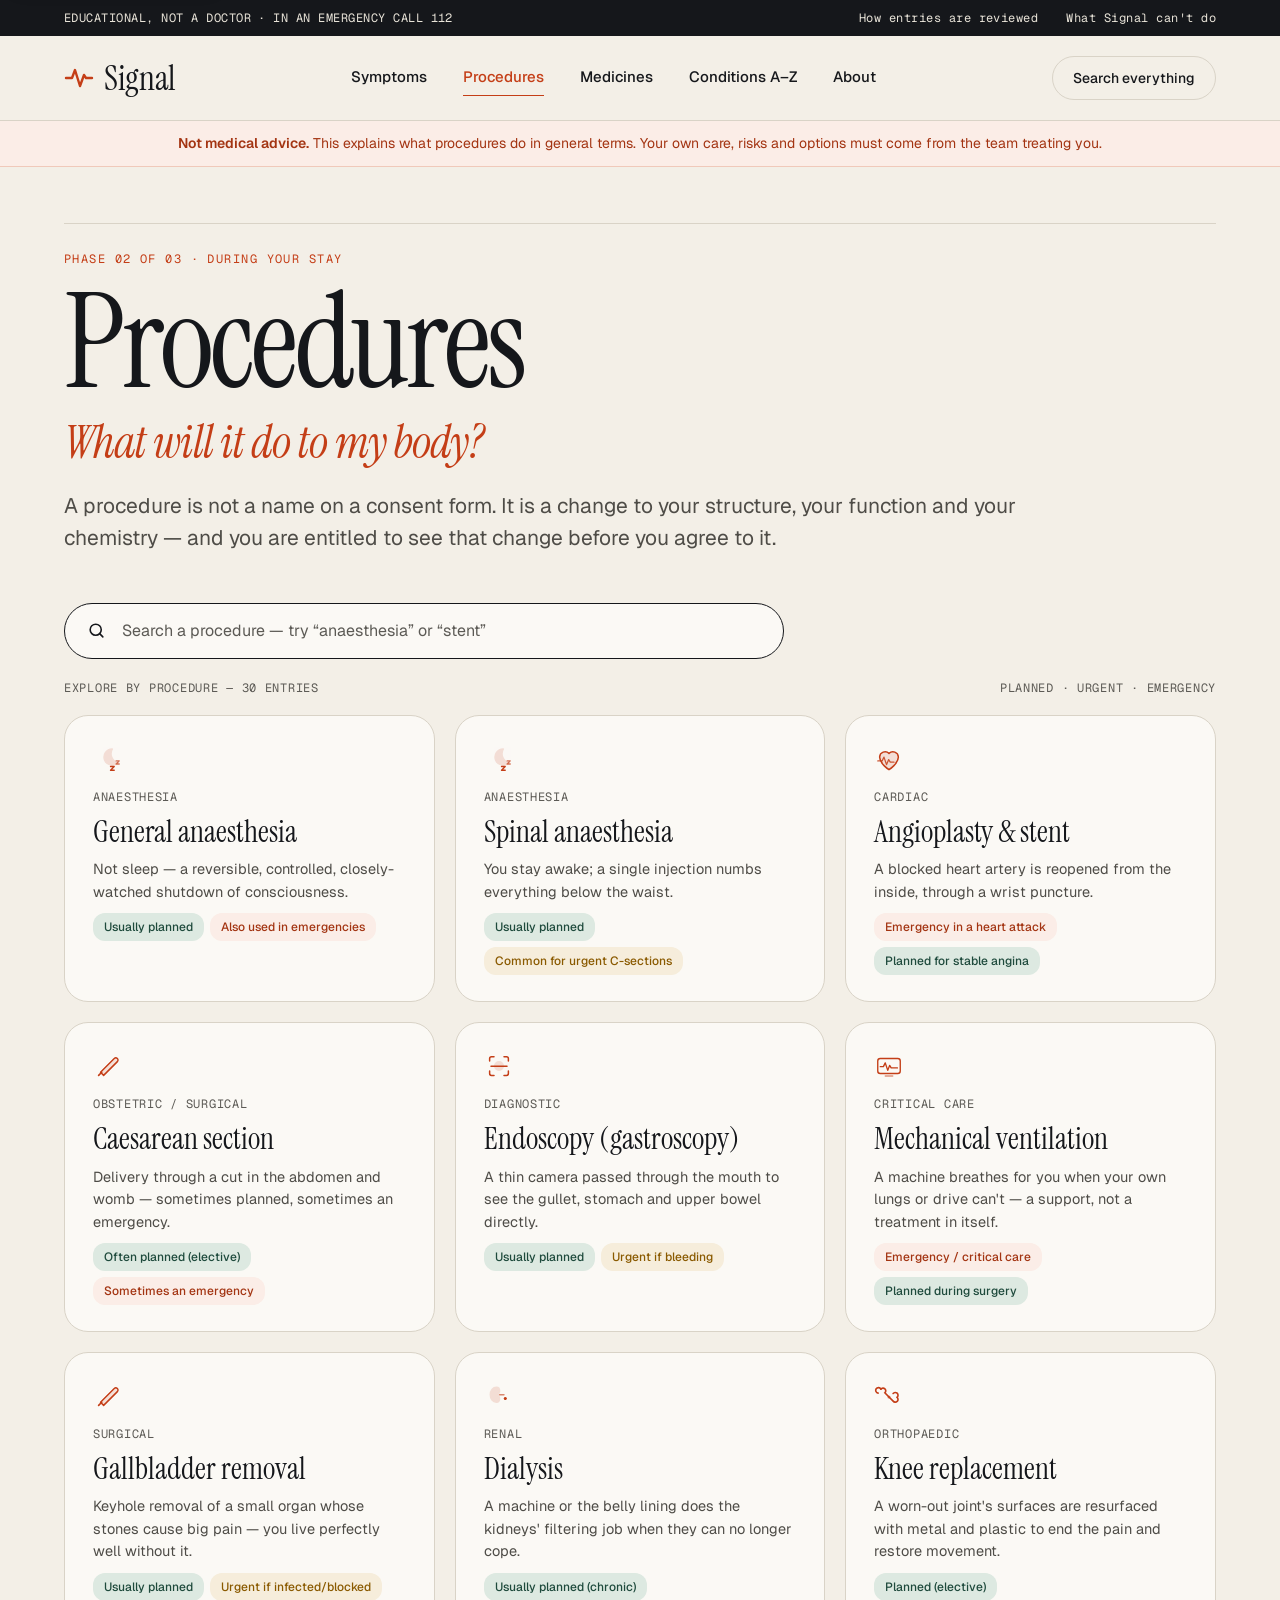
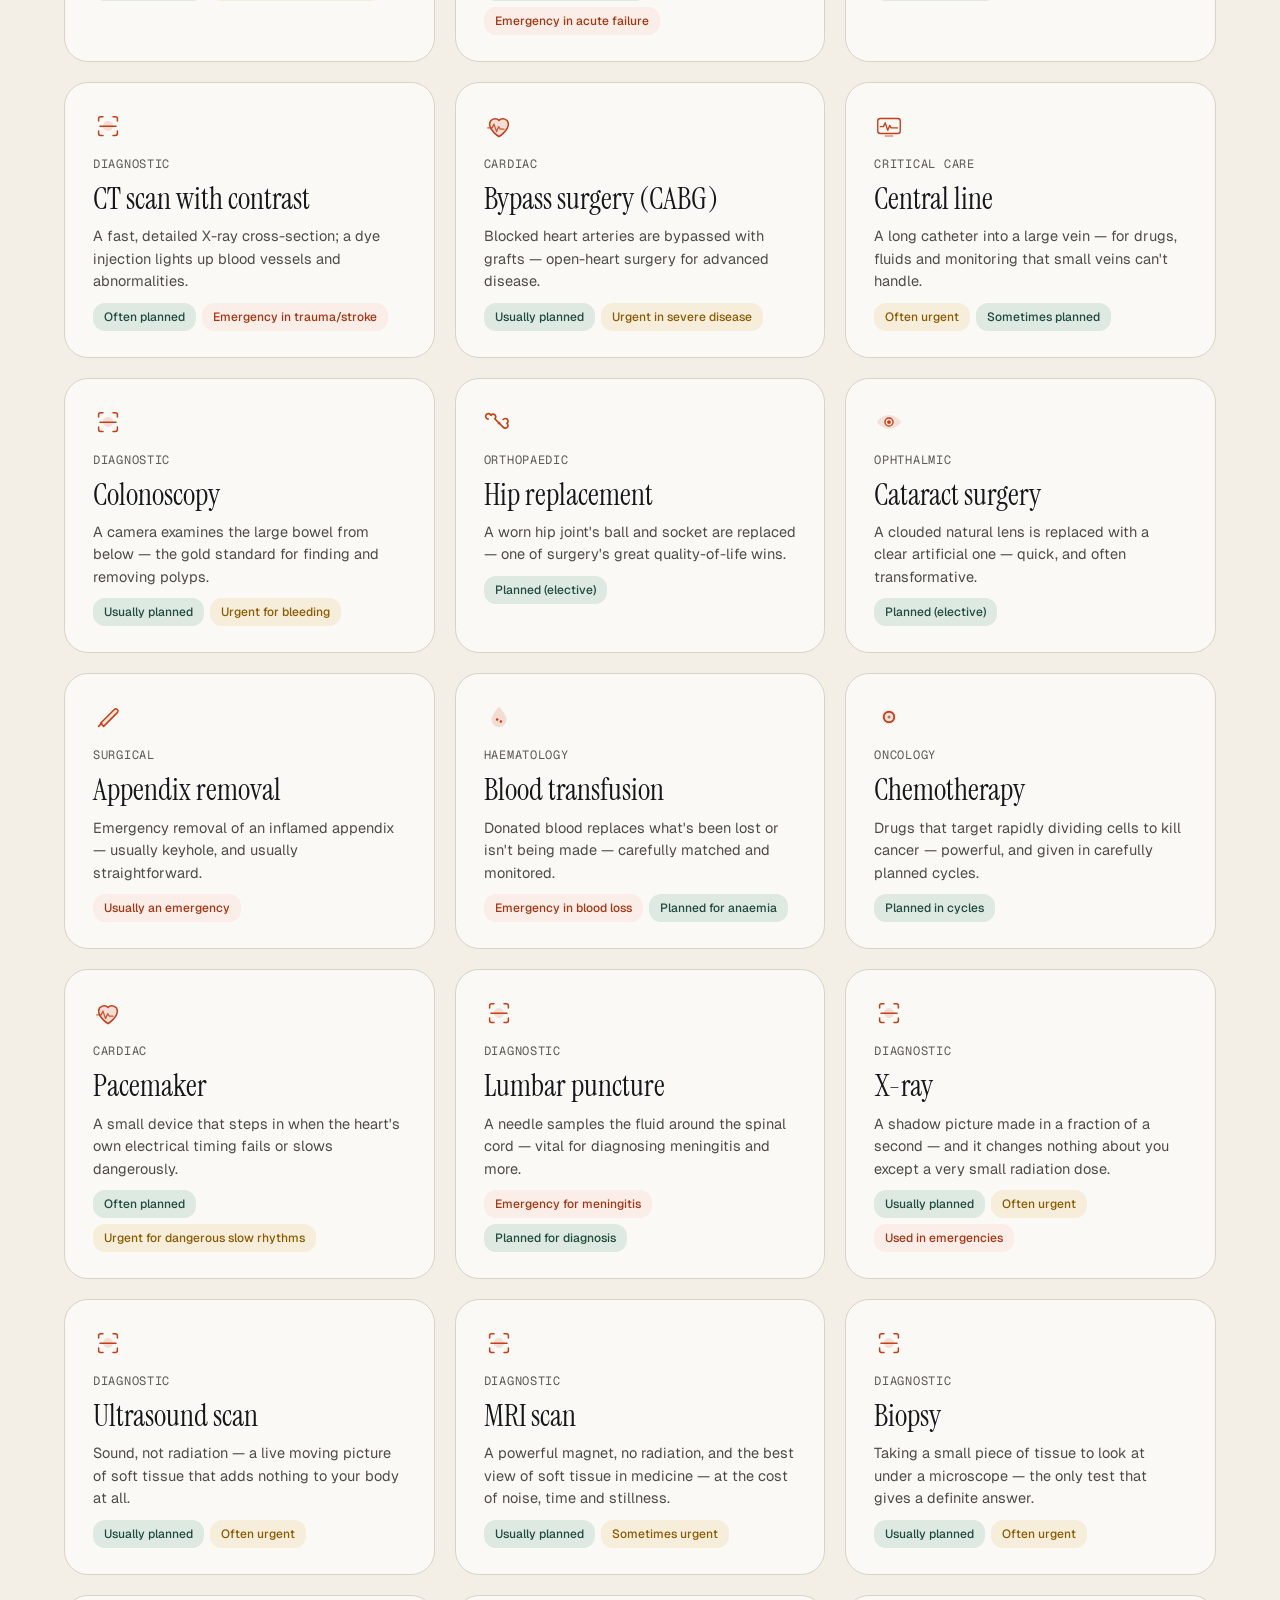
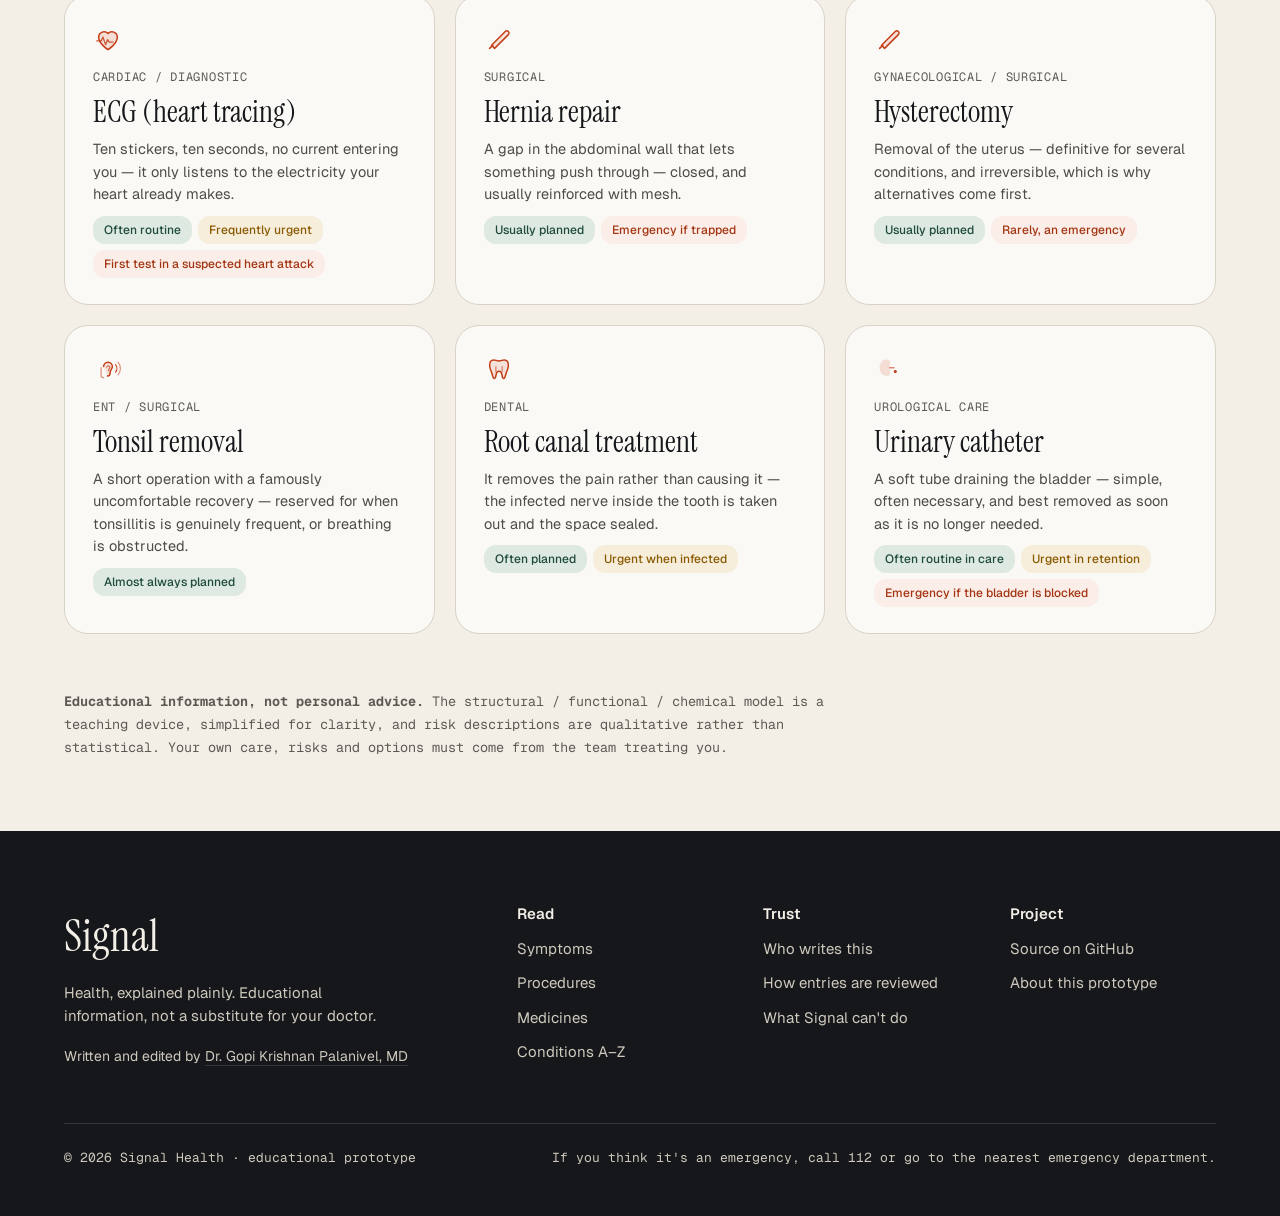
<file: procedures/index.html>
<!DOCTYPE html>
<html lang="en">
<head>
<meta charset="UTF-8">
<meta name="viewport" content="width=device-width, initial-scale=1.0">
<title>Signal · Procedures — what actually changes in your body</title>
<meta name="description" content="Plain-language explainer of common medical procedures: what changes structurally, functionally and chemically — before and after — plus risks, benefits and what to ask.">
<link rel="canonical" href="https://gopitherobot.github.io/signal-health/procedures/">
<meta property="og:type" content="website">
<meta property="og:site_name" content="Signal">
<meta property="og:title" content="Signal · Procedures — what actually changes in your body">
<meta property="og:description" content="Plain-language explainer of common medical procedures: what changes structurally, functionally and chemically — before and after — plus risks, benefits and what to ask.">
<meta property="og:url" content="https://gopitherobot.github.io/signal-health/procedures/">
<meta name="twitter:card" content="summary">
<meta name="twitter:title" content="Signal · Procedures — what actually changes in your body">
<meta name="twitter:description" content="Plain-language explainer of common medical procedures: what changes structurally, functionally and chemically — before and after — plus risks, benefits and what to ask.">
<meta name="theme-color" content="#F3EFE7">

<link rel="preconnect" href="https://fonts.googleapis.com">
<link rel="preconnect" href="https://fonts.gstatic.com" crossorigin>
<link href="https://fonts.googleapis.com/css2?family=Instrument+Serif:ital@0;1&family=Geist:wght@400;500;600&family=Geist+Mono:wght@400;500&display=swap" rel="stylesheet">
<link rel="stylesheet" href="../assets/anim.css">
<link rel="stylesheet" href="../assets/theme.css">

<style>
  .index-hero { padding-top: 64px; padding-bottom: 20px; display: flex; flex-direction: column; gap: 24px; max-width: 980px; }
  .index-hero h1 { font-size: 84px; line-height: 0.98; letter-spacing: -0.025em; }
  .index-hero h1 em { font-style: italic; color: var(--rust); }
  .index-hero .stand { font-size: 20px; line-height: 1.5; color: var(--ink-muted); max-width: 680px; }
  .toolbar { padding-top: 36px; padding-bottom: 20px; display: flex; flex-direction: column; gap: 18px; max-width: 720px; }
  .countline { display: flex; justify-content: space-between; align-items: baseline; gap: 20px; padding-bottom: 18px; }
  .ubadge { display: inline-flex; padding: 5px 11px; border-radius: 12px; font-size: 12px; font-weight: 500; }
  .ubadge.planned { background: var(--green-bg); color: var(--green); }
  .ubadge.urgent  { background: var(--watch-bg); color: var(--watch); }
  .ubadge.emerg   { background: var(--rust-bg);  color: var(--rust-deep); }
  .badges { display: flex; flex-wrap: wrap; gap: 6px; }
  @media (max-width: 900px) { .index-hero h1 { font-size: 40px; line-height: 1.03; } .index-hero .stand { font-size: 17px; } }
</style>
</head>
<body>
<a class="sig-skip" href="#main">Skip to the procedure list</a>

<div class="utility">
  <div class="shell wrap">
    <div>EDUCATIONAL, NOT A DOCTOR &middot; IN AN EMERGENCY CALL 112</div>
    <div class="utility-links">
      <a href="../about.html#review">How entries are reviewed</a>
      <a href="../about.html#limits">What Signal can't do</a>
    </div>
  </div>
</div>

<header class="nav">
  <div class="shell wrap">
    <a href="../index.html" class="mark" aria-label="Signal — home">
      <svg width="30" height="30" viewBox="0 0 30 30" fill="none" stroke-width="2.4" stroke-linecap="round" stroke-linejoin="round" aria-hidden="true"><path d="M2 15h6l3-8 5 16 4-11 2 3h6"/></svg>
      Signal
    </a>
    <nav class="nav-links" aria-label="Sections">
      <a href="../symptoms/index.html">Symptoms</a>
      <a href="index.html" aria-current="page">Procedures</a>
      <a href="../medicines/index.html">Medicines</a>
      <a href="../a-z.html">Conditions A&ndash;Z</a>
      <a href="../about.html">About</a>
    </nav>
    <div class="nav-actions">
      <a class="btn btn--ghost btn--sm" href="../index.html#search">Search everything</a>
    </div>
  </div>
</header>

<div class="safety">
  <div class="shell wrap"><b>Not medical advice.</b> This explains what procedures do in general terms. Your own care, risks and options must come from the team treating you.</div>
</div>

<main id="main" class="shell wrap">

  <section class="masthead">
    <div class="mh-rule"></div>
    <div class="mh-label">Phase 02 of 03 &middot; During your stay</div>
    <h1 class="mh-name">Procedures</h1>
    <p class="mh-kicker">What will it do to my body?</p>
    <p class="mh-intro">A procedure is not a name on a consent form. It is a change to your structure, your function and your chemistry &mdash; and you are entitled to see that change before you agree to it.</p>
  </section>

  <div class="toolbar">
    <div class="search search--sm">
      <svg width="19" height="19" viewBox="0 0 24 24" fill="none" stroke-width="2" stroke-linecap="round" aria-hidden="true"><circle cx="11" cy="11" r="7"/><path d="M20 20l-4-4"/></svg>
      <label class="sr-only" for="q">Search procedures by name or category</label>
      <input id="q" type="text" autocomplete="off" placeholder="Search a procedure &mdash; try &ldquo;anaesthesia&rdquo; or &ldquo;stent&rdquo;" oninput="filter(this.value)">
    </div>
  </div>

  <div class="countline">
    <div class="meta" id="countlabel" role="status" aria-live="polite">Explore by procedure</div>
    <div class="meta">Planned &middot; urgent &middot; emergency</div>
  </div>

  <div class="tilegrid" id="grid" role="list"></div>
  <p class="empty" id="empty" hidden>No procedure matches that search. Try a plainer word &mdash; &ldquo;scan&rdquo;, &ldquo;surgery&rdquo;, &ldquo;anaesthesia&rdquo;.</p>

  <p class="meta" style="margin:56px 0 72px;max-width:760px;line-height:1.7;text-transform:none;letter-spacing:0;font-size:13.5px">
    <b>Educational information, not personal advice.</b> The structural / functional / chemical model is a teaching device, simplified for clarity, and risk descriptions are qualitative rather than statistical. Your own care, risks and options must come from the team treating you.
  </p>

</main>

<footer class="footer">
  <div class="shell wrap">
    <div class="footer-grid">
      <div class="footer-col">
        <div class="footer-mark">Signal</div>
        <p style="line-height:1.55;max-width:320px">Health, explained plainly. Educational information, not a substitute for your doctor.</p>
        <p class="footer-byline">Written and edited by <a href="../about.html">Dr. Gopi Krishnan Palanivel, MD</a></p>
      </div>
      <div class="footer-col">
        <div class="head">Read</div>
        <a href="../symptoms/index.html">Symptoms</a>
        <a href="index.html">Procedures</a>
        <a href="../medicines/index.html">Medicines</a>
        <a href="../a-z.html">Conditions A&ndash;Z</a>
      </div>
      <div class="footer-col">
        <div class="head">Trust</div>
        <a href="../about.html">Who writes this</a>
        <a href="../about.html#review">How entries are reviewed</a>
        <a href="../about.html#limits">What Signal can't do</a>
      </div>
      <div class="footer-col">
        <div class="head">Project</div>
        <a href="https://github.com/gopitherobot/signal-health">Source on GitHub</a>
        <a href="https://github.com/gopitherobot/signal-health/blob/main/README.md">About this prototype</a>
      </div>
    </div>
    <div class="footer-base">
      <span>&copy; <span id="yr"></span> Signal Health &middot; educational prototype</span>
      <span>If you think it's an emergency, call 112 or go to the nearest emergency department.</span>
    </div>
  </div>
</footer>

<script src="../data/procedures.js"></script>
<script src="../assets/icons.js"></script>
<script>
document.getElementById('yr').textContent = new Date().getFullYear();

const grid = document.getElementById('grid');
const PROC = window.PROCEDURES;

function render(){
  grid.innerHTML = Object.entries(PROC).map(([k, d]) => `
    <a class="tile" role="listitem" href="entry.html?e=${encodeURIComponent(k)}"
       data-name="${(d.name + ' ' + d.cat + ' ' + d.mini).toLowerCase().replace(/"/g,'')}">
      <span class="tico" aria-hidden="true">${SignalIconFor(d.cat, 30)}</span>
      <span class="meta">${d.cat}</span>
      <span class="nm">${d.name}</span>
      <span class="mini">${d.mini}</span>
      <span class="badges">${d.urgency.map(u => `<span class="ubadge ${u.c}">${u.t}</span>`).join('')}</span>
    </a>`).join('');
  filter('');
}

function filter(v){
  v = v.trim().toLowerCase();
  let shown = 0;
  document.querySelectorAll('.tile').forEach(t => {
    const vis = t.dataset.name.includes(v);
    t.style.display = vis ? '' : 'none';
    if (vis) shown++;
  });
  document.getElementById('empty').hidden = shown > 0;
  document.getElementById('countlabel').textContent = v
    ? `${shown} procedure${shown === 1 ? '' : 's'} matching “${v}”`
    : `Explore by procedure — ${shown} entries`;
}

render();
</script>
</body>
</html>
</file>
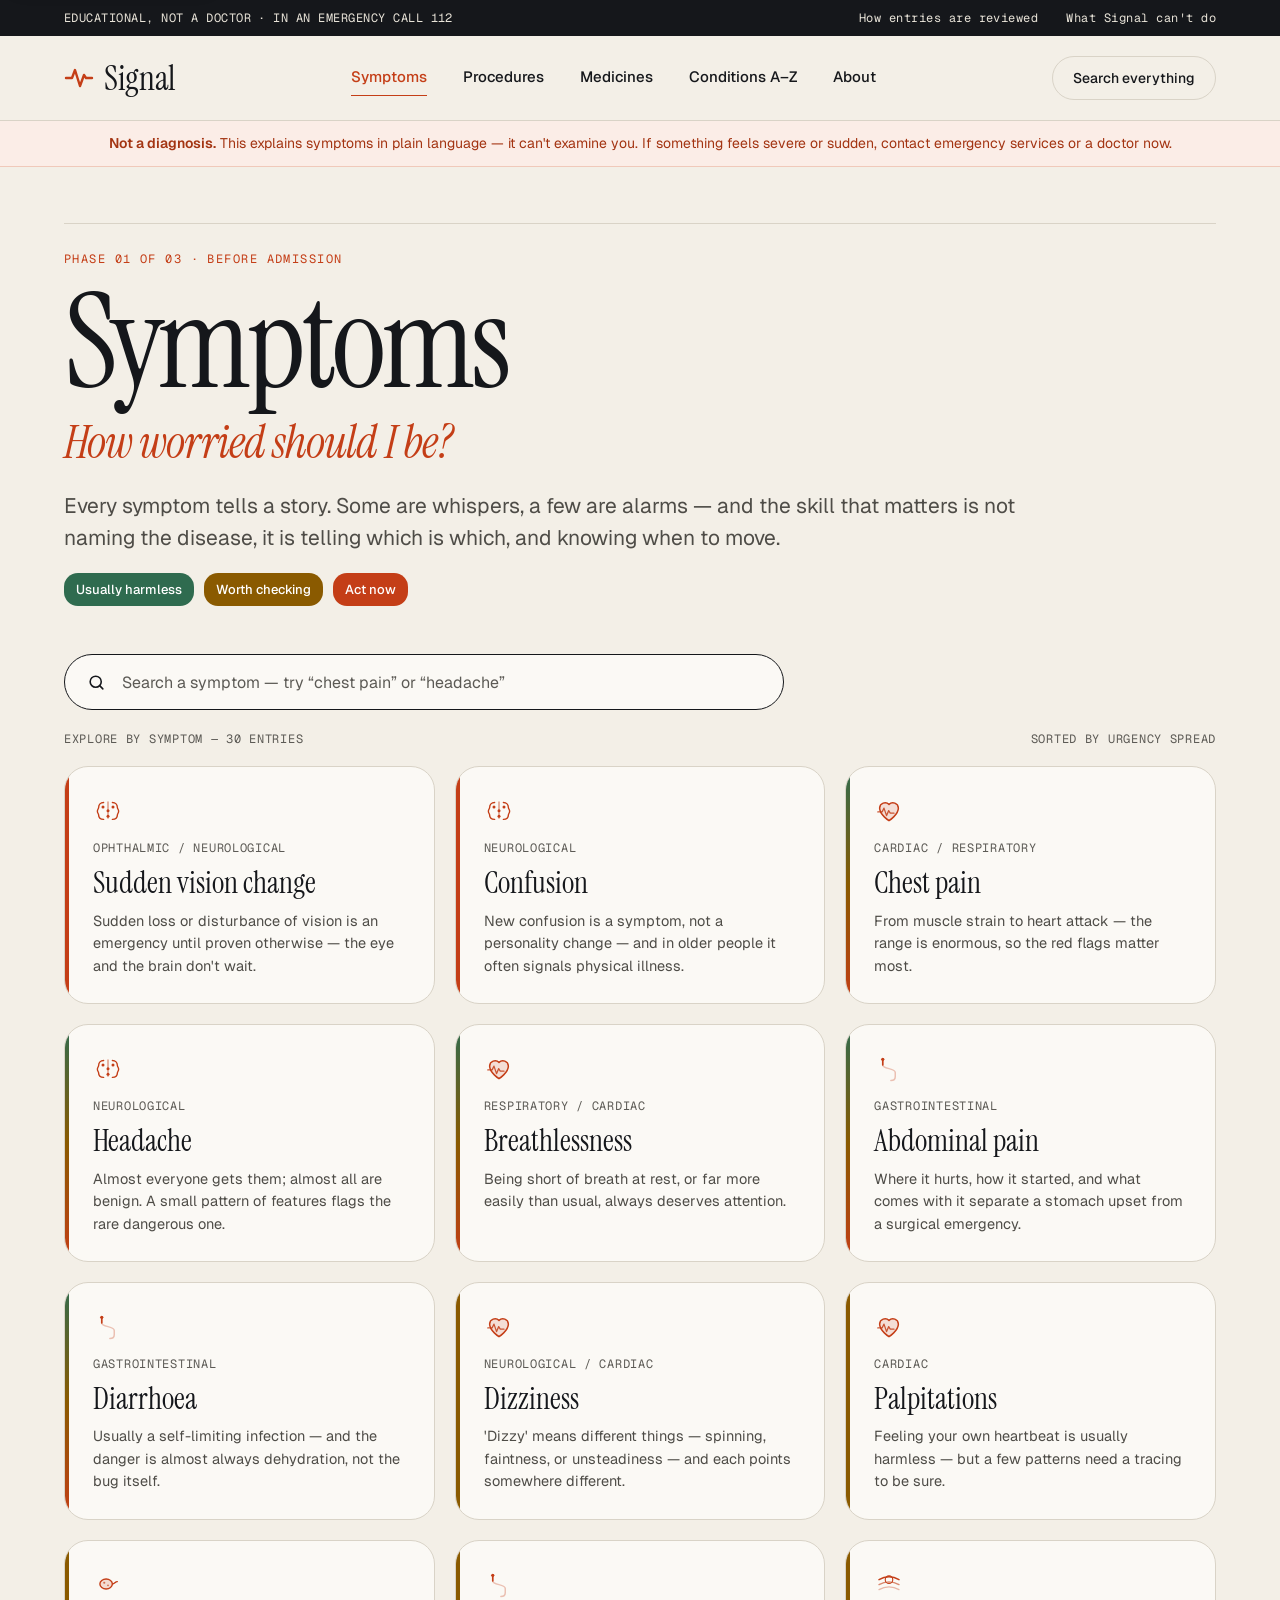
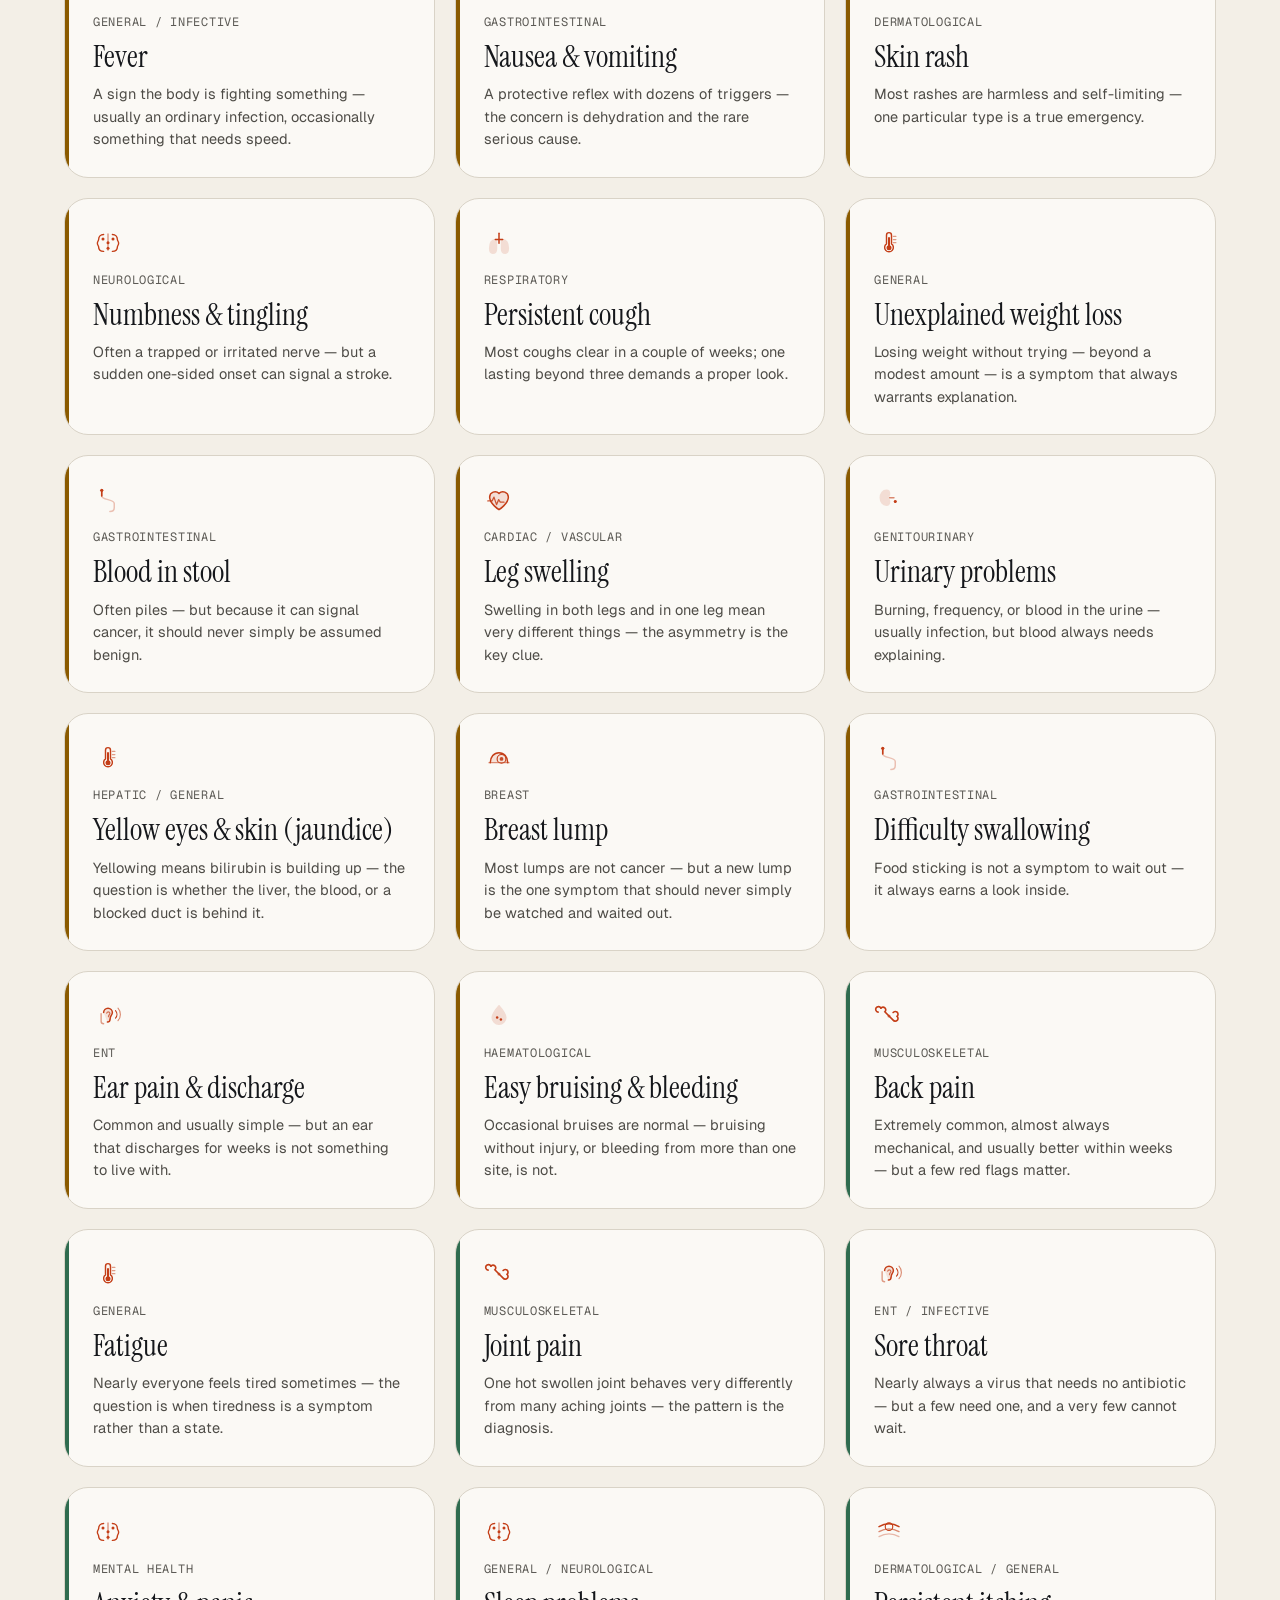
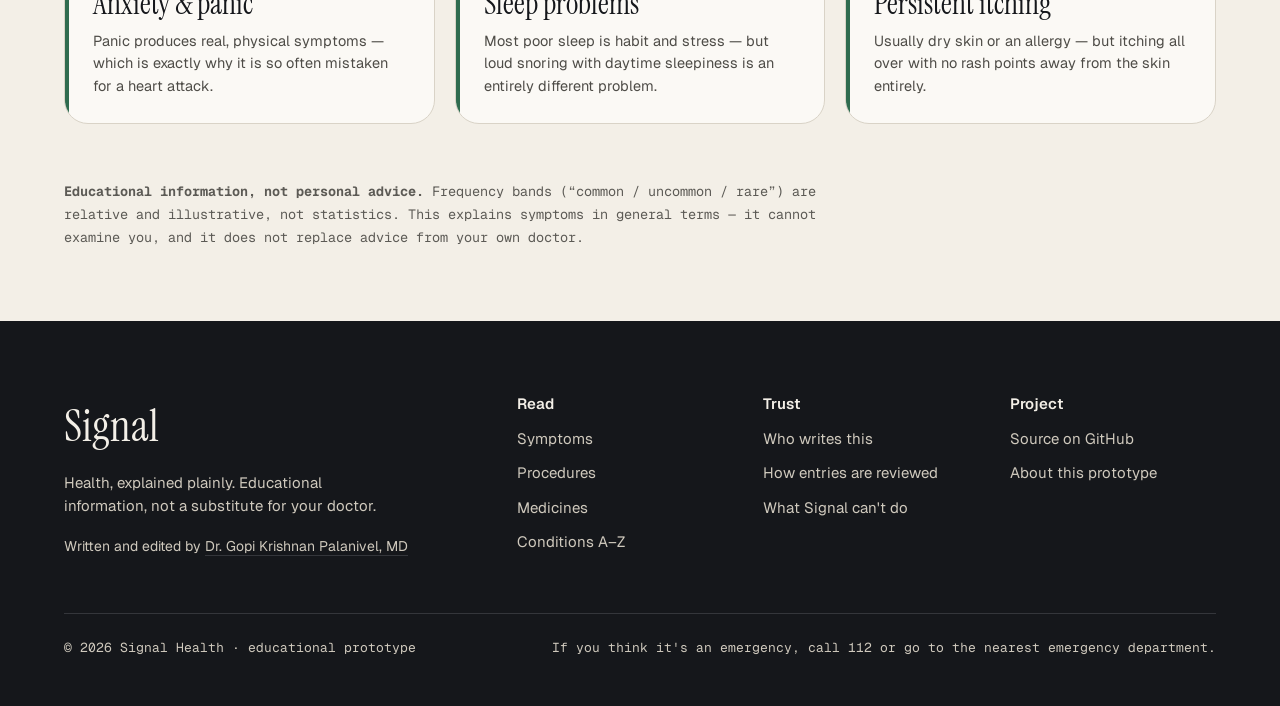
<file: symptoms/index.html>
<!DOCTYPE html>
<html lang="en">
<head>
<meta charset="UTF-8">
<meta name="viewport" content="width=device-width, initial-scale=1.0">
<title>Signal · Symptoms — understand your symptom by urgency</title>
<meta name="description" content="Plain-language symptom explainer organised by real urgency: what's usually harmless, what's worth checking, and what needs care now.">
<link rel="canonical" href="https://gopitherobot.github.io/signal-health/symptoms/">
<meta property="og:type" content="website">
<meta property="og:site_name" content="Signal">
<meta property="og:title" content="Signal · Symptoms — understand your symptom by urgency">
<meta property="og:description" content="Plain-language symptom explainer organised by real urgency: what's usually harmless, what's worth checking, and what needs care now.">
<meta property="og:url" content="https://gopitherobot.github.io/signal-health/symptoms/">
<meta name="twitter:card" content="summary">
<meta name="twitter:title" content="Signal · Symptoms — understand your symptom by urgency">
<meta name="twitter:description" content="Plain-language symptom explainer organised by real urgency: what's usually harmless, what's worth checking, and what needs care now.">
<meta name="theme-color" content="#F3EFE7">

<link rel="preconnect" href="https://fonts.googleapis.com">
<link rel="preconnect" href="https://fonts.gstatic.com" crossorigin>
<link href="https://fonts.googleapis.com/css2?family=Instrument+Serif:ital@0;1&family=Geist:wght@400;500;600&family=Geist+Mono:wght@400;500&display=swap" rel="stylesheet">
<link rel="stylesheet" href="../assets/anim.css">
<link rel="stylesheet" href="../assets/theme.css">

<style>
  .index-hero { padding-top: 64px; padding-bottom: 20px; display: flex; flex-direction: column; gap: 24px; max-width: 980px; }
  .index-hero h1 { font-size: 84px; line-height: 0.98; letter-spacing: -0.025em; }
  .index-hero h1 em { font-style: italic; color: var(--rust); }
  .index-hero .stand { font-size: 20px; line-height: 1.5; color: var(--ink-muted); max-width: 680px; }
  .legend { display: flex; flex-wrap: wrap; gap: 10px; }
  .toolbar { padding-top: 36px; padding-bottom: 20px; display: flex; flex-direction: column; gap: 18px; max-width: 720px; }
  .countline { display: flex; justify-content: space-between; align-items: baseline; gap: 20px; padding-bottom: 18px; }
  @media (max-width: 900px) { .index-hero h1 { font-size: 40px; line-height: 1.03; } .index-hero .stand { font-size: 17px; } }
</style>
</head>
<body>
<a class="sig-skip" href="#main">Skip to the symptom list</a>

<div class="utility">
  <div class="shell wrap">
    <div>EDUCATIONAL, NOT A DOCTOR &middot; IN AN EMERGENCY CALL 112</div>
    <div class="utility-links">
      <a href="../about.html#review">How entries are reviewed</a>
      <a href="../about.html#limits">What Signal can't do</a>
    </div>
  </div>
</div>

<header class="nav">
  <div class="shell wrap">
    <a href="../index.html" class="mark" aria-label="Signal — home">
      <svg width="30" height="30" viewBox="0 0 30 30" fill="none" stroke-width="2.4" stroke-linecap="round" stroke-linejoin="round" aria-hidden="true"><path d="M2 15h6l3-8 5 16 4-11 2 3h6"/></svg>
      Signal
    </a>
    <nav class="nav-links" aria-label="Sections">
      <a href="index.html" aria-current="page">Symptoms</a>
      <a href="../procedures/index.html">Procedures</a>
      <a href="../medicines/index.html">Medicines</a>
      <a href="../a-z.html">Conditions A&ndash;Z</a>
      <a href="../about.html">About</a>
    </nav>
    <div class="nav-actions">
      <a class="btn btn--ghost btn--sm" href="../index.html#search">Search everything</a>
    </div>
  </div>
</header>

<div class="safety">
  <div class="shell wrap"><b>Not a diagnosis.</b> This explains symptoms in plain language &mdash; it can't examine you. If something feels severe or sudden, contact emergency services or a doctor now.</div>
</div>

<main id="main" class="shell wrap">

  <section class="masthead">
    <div class="mh-rule"></div>
    <div class="mh-label">Phase 01 of 03 &middot; Before admission</div>
    <h1 class="mh-name">Symptoms</h1>
    <p class="mh-kicker">How worried should I be?</p>
    <p class="mh-intro">Every symptom tells a story. Some are whispers, a few are alarms &mdash; and the skill that matters is not naming the disease, it is telling which is which, and knowing when to move.</p>
    <div class="legend">
      <span class="chip chip--calm">Usually harmless</span>
      <span class="chip chip--watch">Worth checking</span>
      <span class="chip chip--now">Act now</span>
    </div>
  </section>

  <div class="toolbar">
    <div class="search search--sm">
      <svg width="19" height="19" viewBox="0 0 24 24" fill="none" stroke-width="2" stroke-linecap="round" aria-hidden="true"><circle cx="11" cy="11" r="7"/><path d="M20 20l-4-4"/></svg>
      <label class="sr-only" for="q">Search symptoms by name or body system</label>
      <input id="q" type="text" autocomplete="off" placeholder="Search a symptom &mdash; try &ldquo;chest pain&rdquo; or &ldquo;headache&rdquo;" oninput="filter(this.value)">
    </div>
  </div>

  <div class="countline">
    <div class="meta" id="countlabel" role="status" aria-live="polite">Explore by symptom</div>
    <div class="meta">Sorted by urgency spread</div>
  </div>

  <div class="tilegrid" id="grid" role="list"></div>
  <p class="empty" id="empty" hidden>No symptom matches that search. Try a plainer word &mdash; &ldquo;tired&rdquo;, &ldquo;rash&rdquo;, &ldquo;cough&rdquo;.</p>

  <p class="meta" style="margin:56px 0 72px;max-width:760px;line-height:1.7;text-transform:none;letter-spacing:0;font-size:13.5px">
    <b>Educational information, not personal advice.</b> Frequency bands (&ldquo;common / uncommon / rare&rdquo;) are relative and illustrative, not statistics. This explains symptoms in general terms &mdash; it cannot examine you, and it does not replace advice from your own doctor.
  </p>

</main>

<footer class="footer">
  <div class="shell wrap">
    <div class="footer-grid">
      <div class="footer-col">
        <div class="footer-mark">Signal</div>
        <p style="line-height:1.55;max-width:320px">Health, explained plainly. Educational information, not a substitute for your doctor.</p>
        <p class="footer-byline">Written and edited by <a href="../about.html">Dr. Gopi Krishnan Palanivel, MD</a></p>
      </div>
      <div class="footer-col">
        <div class="head">Read</div>
        <a href="index.html">Symptoms</a>
        <a href="../procedures/index.html">Procedures</a>
        <a href="../medicines/index.html">Medicines</a>
        <a href="../a-z.html">Conditions A&ndash;Z</a>
      </div>
      <div class="footer-col">
        <div class="head">Trust</div>
        <a href="../about.html">Who writes this</a>
        <a href="../about.html#review">How entries are reviewed</a>
        <a href="../about.html#limits">What Signal can't do</a>
      </div>
      <div class="footer-col">
        <div class="head">Project</div>
        <a href="https://github.com/gopitherobot/signal-health">Source on GitHub</a>
        <a href="https://github.com/gopitherobot/signal-health/blob/main/README.md">About this prototype</a>
      </div>
    </div>
    <div class="footer-base">
      <span>&copy; <span id="yr"></span> Signal Health &middot; educational prototype</span>
      <span>If you think it's an emergency, call 112 or go to the nearest emergency department.</span>
    </div>
  </div>
</footer>

<script src="../data/symptoms.js"></script>
<script src="../assets/icons.js"></script>
<script>
document.getElementById('yr').textContent = new Date().getFullYear();

const grid = document.getElementById('grid');
const SYM  = window.SYMPTOMS;

/* Order: loudest first. Within a rail, keep the authored order. */
const RAIL_ORDER = { now: 0, mix: 1, watch: 2, calm: 3 };

function render(){
  const entries = Object.entries(SYM).sort(
    (a, b) => (RAIL_ORDER[a[1].rail] ?? 9) - (RAIL_ORDER[b[1].rail] ?? 9)
  );
  grid.innerHTML = entries.map(([k, d]) => `
    <a class="tile" role="listitem" href="entry.html?e=${encodeURIComponent(k)}"
       data-name="${(d.name + ' ' + d.system + ' ' + d.mini).toLowerCase().replace(/"/g,'')}">
      <span class="rail ${d.rail}" aria-hidden="true"></span>
      <span class="tico" aria-hidden="true">${SignalIconFor(d.system, 30)}</span>
      <span class="meta">${d.system}</span>
      <span class="nm">${d.name}</span>
      <span class="mini">${d.mini}</span>
    </a>`).join('');
  filter('');
}

function filter(v){
  v = v.trim().toLowerCase();
  let shown = 0;
  document.querySelectorAll('.tile').forEach(t => {
    const vis = t.dataset.name.includes(v);
    t.style.display = vis ? '' : 'none';
    if (vis) shown++;
  });
  document.getElementById('empty').hidden = shown > 0;
  document.getElementById('countlabel').textContent = v
    ? `${shown} symptom${shown === 1 ? '' : 's'} matching “${v}”`
    : `Explore by symptom — ${shown} entries`;
}

render();
</script>
</body>
</html>
</file>
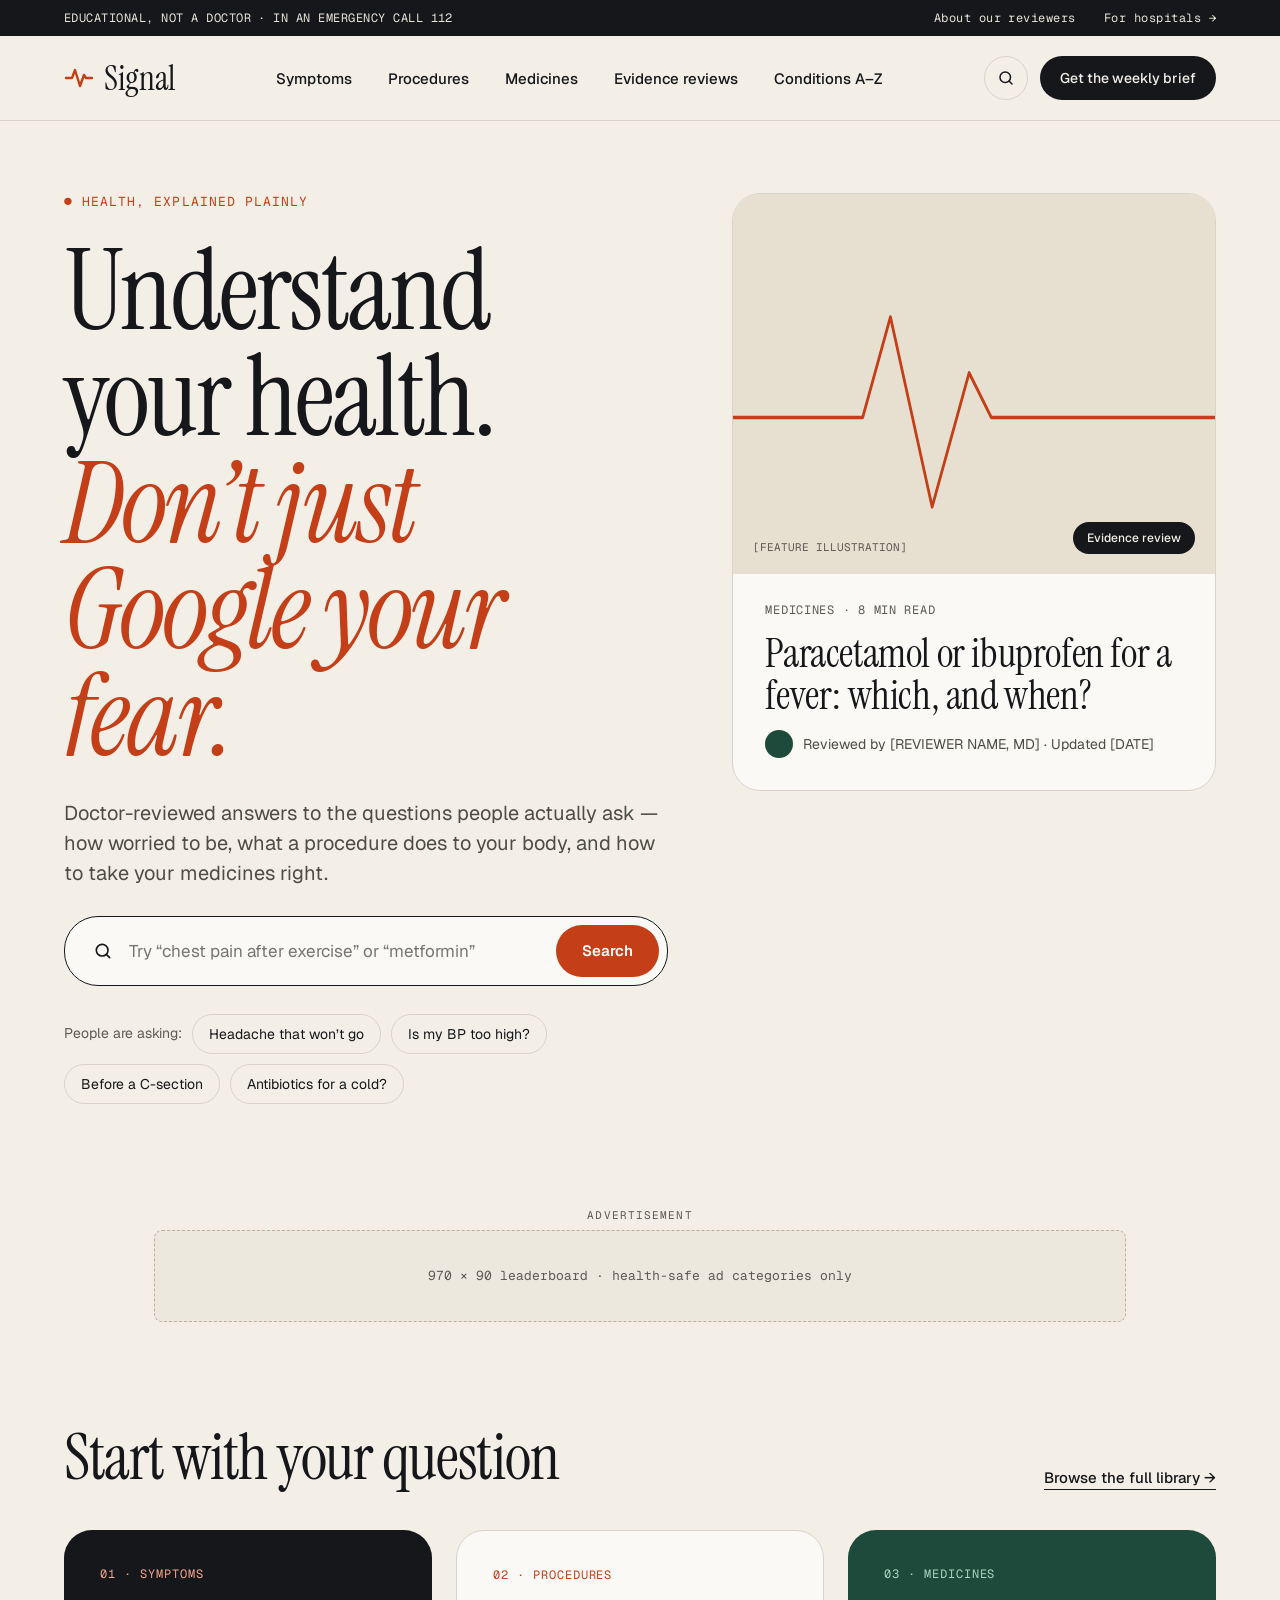
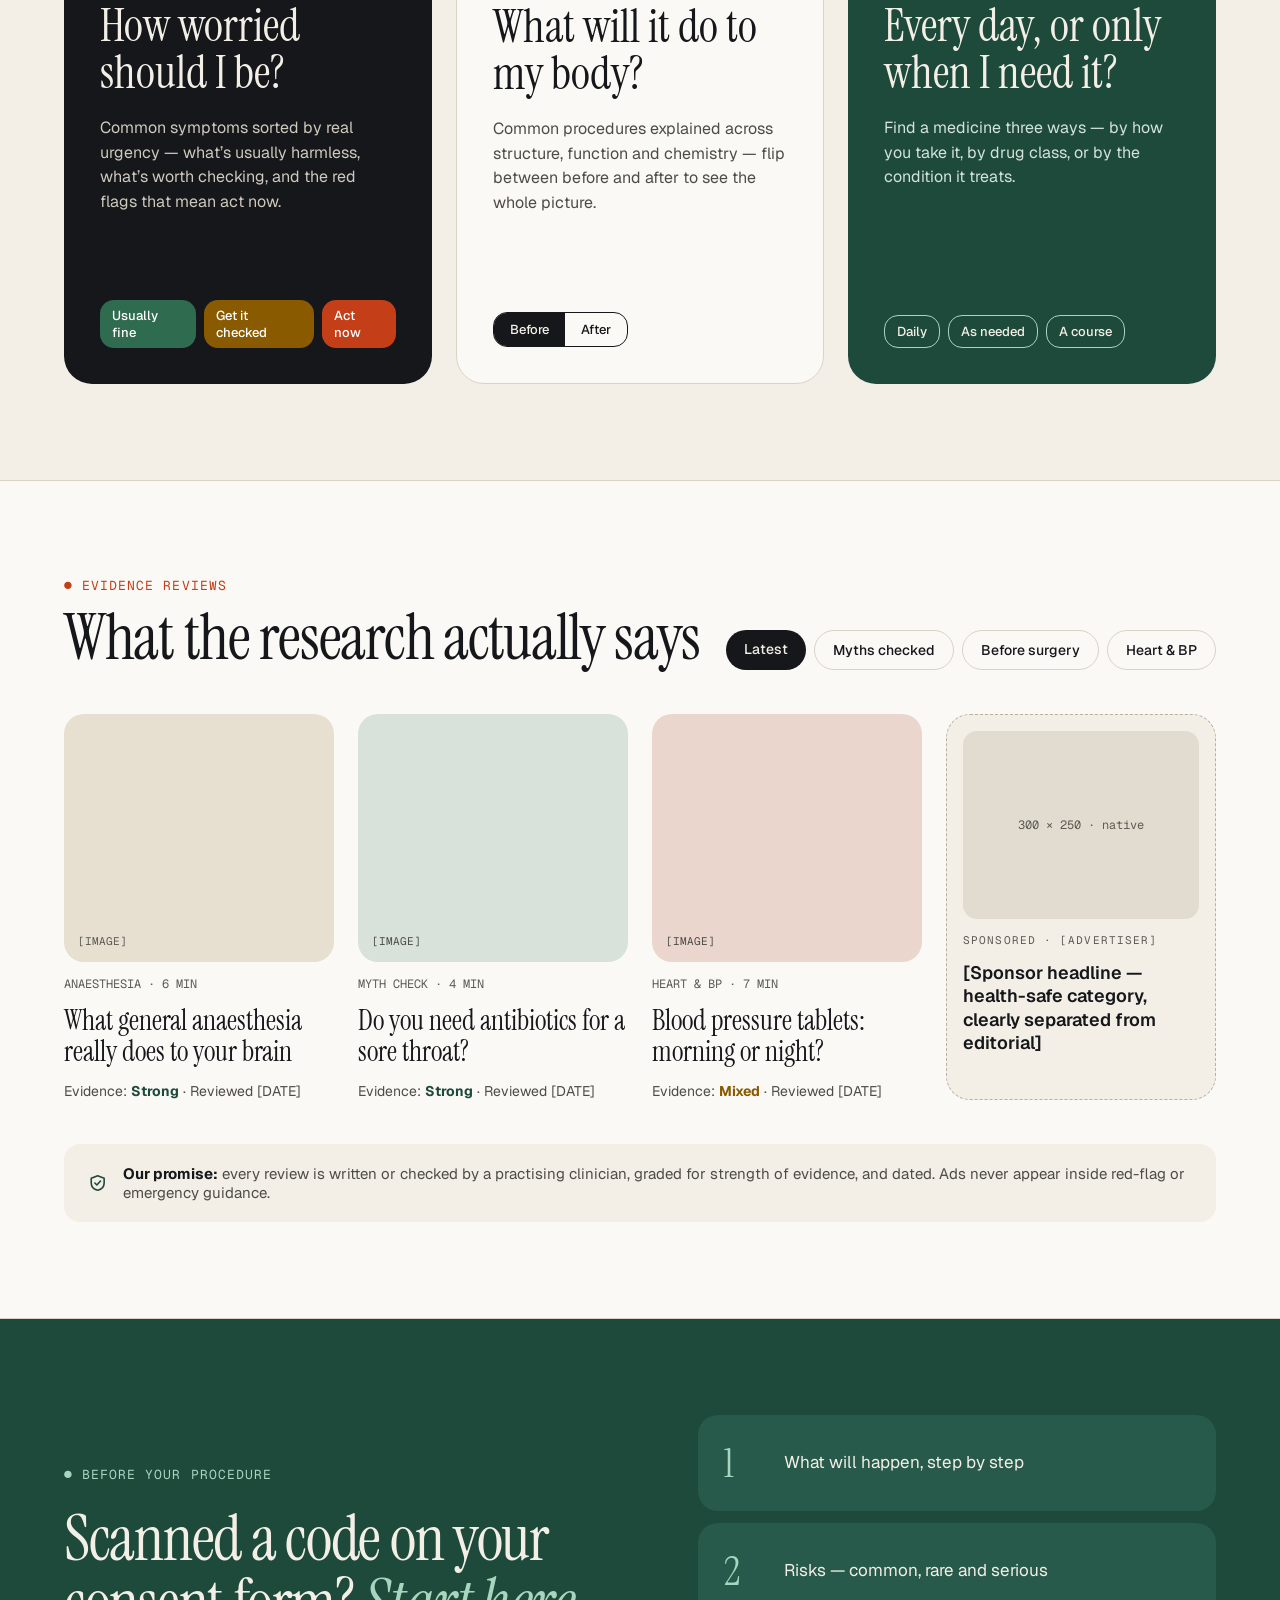
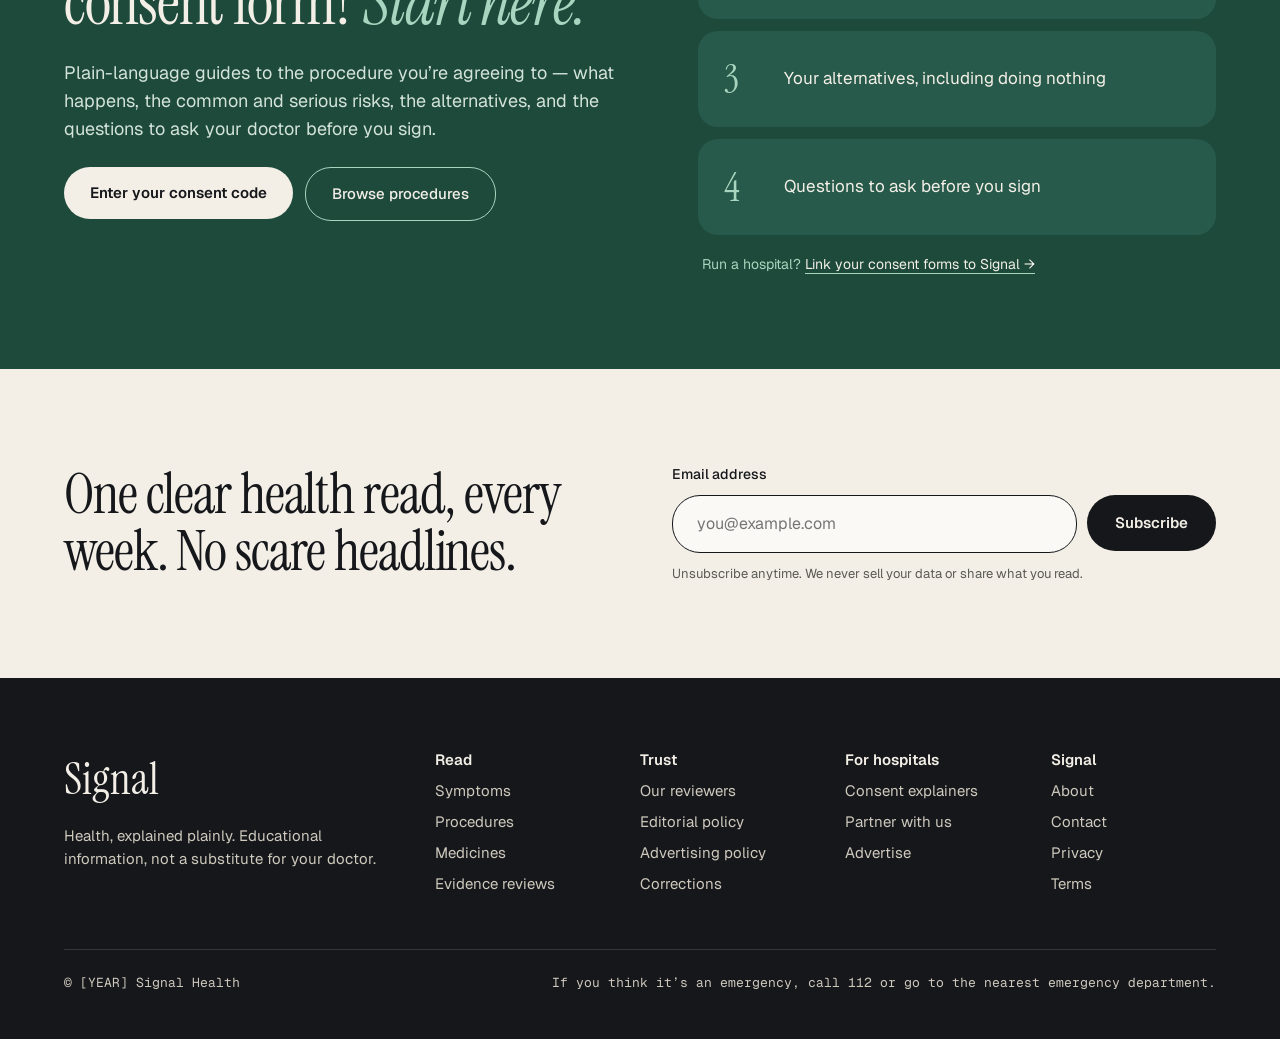
<file: signal-redesign-github/redesign/index.html>
<!doctype html>
<html lang="en">
<head>
<meta charset="utf-8">
<title>Signal — Health, explained plainly</title>


<link rel="preconnect" href="https://fonts.googleapis.com">
<link href="https://fonts.googleapis.com/css2?family=Instrument+Serif:ital@0;1&amp;family=Geist:wght@400;500;600&amp;family=Geist+Mono:wght@400;500&amp;display=swap" rel="stylesheet">
<style>
body{margin:0;font-family:'Geist',system-ui,sans-serif;color:#15171B;background:#F3EFE7}
a{color:#15171B;text-decoration:none}a:hover{color:#C43E17}
body>div>*{flex-shrink:0}
</style>
<meta name="viewport" content="width=device-width, initial-scale=1"><style>
.v-mobile{display:none}
@media (max-width: 900px){.v-desktop{display:none}.v-mobile{display:block}}
.v-desktop>div>*,.v-mobile>div>*,.v-article>div>*{flex-shrink:0}
.v-desktop>div{max-width:1600px;margin:0 auto}
@media (max-width: 1200px){.v-desktop h1{font-size:84px !important}}
.art-grid{}
@media (max-width: 1100px){.art-grid{grid-template-columns:minmax(0,1fr) !important;padding:24px 20px 64px !important}.art-toc,.art-rail{display:none !important}
.v-article h1{font-size:48px !important}.v-article .art-meta{flex-wrap:wrap;justify-content:center;gap:12px !important}
.v-article .art-nav-links{display:none !important}.v-article .art-rel{grid-template-columns:minmax(0,1fr) !important}
.v-article > div > div{padding-left:20px !important;padding-right:20px !important}}
</style></head>
<body>
<div class="v-desktop"><div style="width: 100%; box-sizing: border-box; display: flex; flex-direction: column; background: #F3EFE7; font-family: 'Geist', system-ui, sans-serif; color: #15171B;">

<!-- Utility bar -->
<div style="height: 36px; display: flex; align-items: center; justify-content: space-between; padding: 0 64px; background: #15171B; color: #E9E4D9; font-family: 'Geist Mono', monospace; font-size: 12px; letter-spacing: 0.04em;">
<div>EDUCATIONAL, NOT A DOCTOR · IN AN EMERGENCY CALL 112</div>
<div style="display: flex; gap: 28px;"><a href="#" style="color: #E9E4D9;">About our reviewers</a><a href="#" style="color: #E9E4D9;">For hospitals →</a></div>
</div>

<!-- Nav -->
<div style="height: 84px; display: flex; align-items: center; justify-content: space-between; padding: 0 64px; border-bottom: 1px solid #D9D3C7;">
<a href="#" style="display: flex; align-items: center; gap: 10px; font-family: 'Instrument Serif', serif; font-size: 34px; letter-spacing: -0.01em;">
<svg width="30" height="30" viewBox="0 0 30 30" fill="none" stroke="#C43E17" stroke-width="2.4" stroke-linecap="round" stroke-linejoin="round"><path d="M2 15h6l3-8 5 16 4-11 2 3h6"></path></svg>
Signal</a>
<div style="display: flex; gap: 36px; font-size: 15px; font-weight: 500;">
<a href="#">Symptoms</a><a href="#">Procedures</a><a href="#">Medicines</a><a href="#">Evidence reviews</a><a href="#">Conditions A–Z</a>
</div>
<div style="display: flex; align-items: center; gap: 12px;">
<button aria-label="Search" style="width: 44px; height: 44px; border-radius: 22px; border: 1px solid #D9D3C7; background: transparent; display: flex; align-items: center; justify-content: center; cursor: pointer;"><svg width="18" height="18" viewBox="0 0 24 24" fill="none" stroke="#15171B" stroke-width="2" stroke-linecap="round"><circle cx="11" cy="11" r="7"></circle><path d="M20 20l-4-4"></path></svg></button>
<a href="#" style="height: 44px; padding: 0 20px; border-radius: 22px; background: #15171B; color: #F3EFE7; display: flex; align-items: center; font-size: 14px; font-weight: 500;">Get the weekly brief</a>
</div>
</div>

<!-- Hero -->
<div style="display: grid; grid-template-columns: minmax(0, 1.25fr) minmax(0, 1fr); gap: 64px; padding: 72px 64px 80px;">
<div style="display: flex; flex-direction: column; gap: 28px;">
<div style="font-family: 'Geist Mono', monospace; font-size: 13px; letter-spacing: 0.08em; color: #C43E17;">● HEALTH, EXPLAINED PLAINLY</div>
<h1 style="margin: 0; font-family: 'Instrument Serif', serif; font-weight: 400; font-size: 112px; line-height: 0.95; letter-spacing: -0.025em;">Understand your health. <span style="font-style: italic; color: #C43E17;">Don’t just Google your fear.</span></h1>
<p style="margin: 0; font-size: 20px; line-height: 1.5; color: #4E4C47; max-width: 600px;">Doctor-reviewed answers to the questions people actually ask — how worried to be, what a procedure does to your body, and how to take your medicines right.</p>
<form style="display: flex; align-items: center; height: 68px; border-radius: 34px; background: #FBF9F5; border: 1.5px solid #15171B; padding: 0 8px 0 28px; gap: 14px; max-width: 640px;">
<svg width="20" height="20" viewBox="0 0 24 24" fill="none" stroke="#15171B" stroke-width="2" stroke-linecap="round"><circle cx="11" cy="11" r="7"></circle><path d="M20 20l-4-4"></path></svg>
<label for="q" style="position: absolute; left: -9999px;">Search symptoms, procedures or medicines</label>
<input id="q" placeholder="Try “chest pain after exercise” or “metformin”" style="flex-grow: 1; border: 0; background: transparent; font-family: 'Geist', sans-serif; font-size: 17px; color: #15171B; outline: none;">
<button style="height: 52px; padding: 0 26px; border-radius: 26px; border: 0; background: #C43E17; color: #FFFFFF; font-family: 'Geist', sans-serif; font-size: 15px; font-weight: 600; cursor: pointer;">Search</button>
</form>
<div style="display: flex; flex-wrap: wrap; gap: 10px; font-size: 14px;">
<span style="color: #5C5A55; padding: 10px 0;">People are asking:</span>
<a href="#" style="padding: 10px 16px; border-radius: 20px; border: 1px solid #D9D3C7;">Headache that won’t go</a>
<a href="#" style="padding: 10px 16px; border-radius: 20px; border: 1px solid #D9D3C7;">Is my BP too high?</a>
<a href="#" style="padding: 10px 16px; border-radius: 20px; border: 1px solid #D9D3C7;">Before a C-section</a>
<a href="#" style="padding: 10px 16px; border-radius: 20px; border: 1px solid #D9D3C7;">Antibiotics for a cold?</a>
</div>
</div>

<!-- Featured review -->
<a href="article.html" style="display: flex; flex-direction: column; border-radius: 28px; background: #FBF9F5; border: 1px solid #D9D3C7; overflow: hidden; align-self: start;">
<div style="height: 340px; background: #E7DFD0; display: flex; align-items: flex-end; justify-content: space-between; padding: 20px; position: relative;">
<svg width="100%" height="100%" viewBox="0 0 520 340" preserveAspectRatio="none" style="position: absolute; left: 0; top: 0;" fill="none" stroke="#C43E17" stroke-width="3" stroke-linecap="round" stroke-linejoin="round"><path d="M0 200h140l30-90 45 170 40-120 24 40h241"></path></svg>
<span style="position: relative; font-family: 'Geist Mono', monospace; font-size: 11px; color: #5C5A55;">[FEATURE ILLUSTRATION]</span>
<span style="position: relative; padding: 8px 14px; border-radius: 16px; background: #15171B; color: #F3EFE7; font-size: 12px; font-weight: 500;">Evidence review</span>
</div>
<div style="padding: 28px 32px 32px; display: flex; flex-direction: column; gap: 14px;">
<div style="font-family: 'Geist Mono', monospace; font-size: 12px; letter-spacing: 0.06em; color: #5C5A55;">MEDICINES · 8 MIN READ</div>
<div style="font-family: 'Instrument Serif', serif; font-size: 40px; line-height: 1.05; letter-spacing: -0.01em;">Paracetamol or ibuprofen for a fever: which, and when?</div>
<div style="display: flex; align-items: center; gap: 10px; font-size: 14px; color: #4E4C47;">
<span style="width: 28px; height: 28px; border-radius: 14px; background: #1E4A3C;"></span>
Reviewed by [REVIEWER NAME, MD] · Updated [DATE]
</div>
</div>
</a>
</div>

<!-- Leaderboard ad -->
<div style="display: flex; flex-direction: column; align-items: center; gap: 8px; padding: 24px 64px 40px;">
<div style="font-family: 'Geist Mono', monospace; font-size: 11px; letter-spacing: 0.1em; color: #5C5A55;">ADVERTISEMENT</div>
<div style="width: 970px; height: 90px; border: 1px dashed #B8B0A0; border-radius: 8px; display: flex; align-items: center; justify-content: center; font-family: 'Geist Mono', monospace; font-size: 13px; color: #5C5A55; background: #EDE8DE;">970 × 90 leaderboard · health-safe ad categories only</div>
</div>

<!-- Three pillars -->
<div style="padding: 64px 64px 96px; display: flex; flex-direction: column; gap: 40px;">
<div style="display: flex; justify-content: space-between; align-items: flex-end;">
<h2 style="margin: 0; font-family: 'Instrument Serif', serif; font-weight: 400; font-size: 64px; line-height: 1; letter-spacing: -0.02em;">Start with your question</h2>
<a href="#" style="font-size: 15px; font-weight: 500; border-bottom: 1.5px solid #15171B; padding-bottom: 2px;">Browse the full library →</a>
</div>
<div style="display: grid; grid-template-columns: repeat(3, minmax(0, 1fr)); gap: 24px;">

<a href="#" style="display: flex; flex-direction: column; gap: 20px; padding: 36px; border-radius: 28px; background: #15171B; color: #F3EFE7; min-height: 380px;">
<div style="font-family: 'Geist Mono', monospace; font-size: 12px; letter-spacing: 0.08em; color: #F2A58C;">01 · SYMPTOMS</div>
<div style="font-family: 'Instrument Serif', serif; font-size: 46px; line-height: 1.02;">How worried should I be?</div>
<div style="font-size: 16px; line-height: 1.55; color: #CFC9BD;">Common symptoms sorted by real urgency — what’s usually harmless, what’s worth checking, and the red flags that mean act now.</div>
<div style="display: flex; gap: 8px; margin-top: auto; font-size: 13px; font-weight: 500;">
<span style="padding: 7px 12px; border-radius: 14px; background: #2F6B4F; color: #FFFFFF;">Usually fine</span>
<span style="padding: 7px 12px; border-radius: 14px; background: #8A5A00; color: #FFFFFF;">Get it checked</span>
<span style="padding: 7px 12px; border-radius: 14px; background: #C43E17; color: #FFFFFF;">Act now</span>
</div>
</a>

<a href="#" style="display: flex; flex-direction: column; gap: 20px; padding: 36px; border-radius: 28px; background: #FBF9F5; border: 1px solid #D9D3C7; min-height: 380px;">
<div style="font-family: 'Geist Mono', monospace; font-size: 12px; letter-spacing: 0.08em; color: #C43E17;">02 · PROCEDURES</div>
<div style="font-family: 'Instrument Serif', serif; font-size: 46px; line-height: 1.02;">What will it do to my body?</div>
<div style="font-size: 16px; line-height: 1.55; color: #4E4C47;">Common procedures explained across structure, function and chemistry — flip between before and after to see the whole picture.</div>
<div style="display: flex; margin-top: auto; border-radius: 14px; border: 1px solid #15171B; overflow: hidden; align-self: flex-start; font-size: 13px; font-weight: 500;">
<span style="padding: 8px 16px; background: #15171B; color: #F3EFE7;">Before</span><span style="padding: 8px 16px;">After</span>
</div>
</a>

<a href="#" style="display: flex; flex-direction: column; gap: 20px; padding: 36px; border-radius: 28px; background: #1E4A3C; color: #F3EFE7; min-height: 380px;">
<div style="font-family: 'Geist Mono', monospace; font-size: 12px; letter-spacing: 0.08em; color: #A8D5BF;">03 · MEDICINES</div>
<div style="font-family: 'Instrument Serif', serif; font-size: 46px; line-height: 1.02;">Every day, or only when I need it?</div>
<div style="font-size: 16px; line-height: 1.55; color: #D3E3DA;">Find a medicine three ways — by how you take it, by drug class, or by the condition it treats.</div>
<div style="display: flex; gap: 8px; margin-top: auto; font-size: 13px; font-weight: 500;">
<span style="padding: 7px 12px; border-radius: 14px; border: 1px solid #A8D5BF;">Daily</span>
<span style="padding: 7px 12px; border-radius: 14px; border: 1px solid #A8D5BF;">As needed</span>
<span style="padding: 7px 12px; border-radius: 14px; border: 1px solid #A8D5BF;">A course</span>
</div>
</a>
</div>
</div>

<!-- Evidence reviews -->
<div style="padding: 96px 64px; background: #FBF9F5; border-top: 1px solid #D9D3C7; border-bottom: 1px solid #D9D3C7; display: flex; flex-direction: column; gap: 44px;">
<div style="display: flex; justify-content: space-between; align-items: flex-end;">
<div style="display: flex; flex-direction: column; gap: 12px;">
<div style="font-family: 'Geist Mono', monospace; font-size: 13px; letter-spacing: 0.08em; color: #C43E17;">● EVIDENCE REVIEWS</div>
<h2 style="margin: 0; font-family: 'Instrument Serif', serif; font-weight: 400; font-size: 64px; line-height: 1; letter-spacing: -0.02em;">What the research actually says</h2>
</div>
<div style="display: flex; gap: 8px; font-size: 14px; font-weight: 500;">
<a href="#" style="padding: 10px 18px; border-radius: 20px; background: #15171B; color: #F3EFE7;">Latest</a>
<a href="#" style="padding: 10px 18px; border-radius: 20px; border: 1px solid #D9D3C7;">Myths checked</a>
<a href="#" style="padding: 10px 18px; border-radius: 20px; border: 1px solid #D9D3C7;">Before surgery</a>
<a href="#" style="padding: 10px 18px; border-radius: 20px; border: 1px solid #D9D3C7;">Heart &amp; BP</a>
</div>
</div>

<div style="display: grid; grid-template-columns: repeat(4, minmax(0, 1fr)); gap: 24px;">
<a href="article.html" style="display: flex; flex-direction: column; gap: 14px;">
<div style="height: 220px; border-radius: 20px; background: #E7DFD0; display: flex; align-items: flex-end; padding: 14px; font-family: 'Geist Mono', monospace; font-size: 11px; color: #5C5A55;">[IMAGE]</div>
<div style="font-family: 'Geist Mono', monospace; font-size: 12px; color: #5C5A55;">ANAESTHESIA · 6 MIN</div>
<div style="font-family: 'Instrument Serif', serif; font-size: 28px; line-height: 1.1;">What general anaesthesia really does to your brain</div>
<div style="font-size: 14px; color: #4E4C47;">Evidence: <strong style="color: #1E4A3C;">Strong</strong> · Reviewed [DATE]</div>
</a>
<a href="#" style="display: flex; flex-direction: column; gap: 14px;">
<div style="height: 220px; border-radius: 20px; background: #D8E2DA; display: flex; align-items: flex-end; padding: 14px; font-family: 'Geist Mono', monospace; font-size: 11px; color: #4E4C47;">[IMAGE]</div>
<div style="font-family: 'Geist Mono', monospace; font-size: 12px; color: #5C5A55;">MYTH CHECK · 4 MIN</div>
<div style="font-family: 'Instrument Serif', serif; font-size: 28px; line-height: 1.1;">Do you need antibiotics for a sore throat?</div>
<div style="font-size: 14px; color: #4E4C47;">Evidence: <strong style="color: #1E4A3C;">Strong</strong> · Reviewed [DATE]</div>
</a>
<a href="#" style="display: flex; flex-direction: column; gap: 14px;">
<div style="height: 220px; border-radius: 20px; background: #EAD6CC; display: flex; align-items: flex-end; padding: 14px; font-family: 'Geist Mono', monospace; font-size: 11px; color: #4E4C47;">[IMAGE]</div>
<div style="font-family: 'Geist Mono', monospace; font-size: 12px; color: #5C5A55;">HEART &amp; BP · 7 MIN</div>
<div style="font-family: 'Instrument Serif', serif; font-size: 28px; line-height: 1.1;">Blood pressure tablets: morning or night?</div>
<div style="font-size: 14px; color: #4E4C47;">Evidence: <strong style="color: #8A5A00;">Mixed</strong> · Reviewed [DATE]</div>
</a>
<!-- Native sponsored slot -->
<a href="#" style="display: flex; flex-direction: column; gap: 14px; padding: 16px; border-radius: 24px; border: 1px dashed #B8B0A0; background: #F3EFE7;">
<div style="height: 188px; border-radius: 14px; background: #E2DCD0; display: flex; align-items: center; justify-content: center; font-family: 'Geist Mono', monospace; font-size: 12px; color: #5C5A55;">300 × 250 · native</div>
<div style="font-family: 'Geist Mono', monospace; font-size: 11px; letter-spacing: 0.1em; color: #5C5A55;">SPONSORED · [ADVERTISER]</div>
<div style="font-size: 18px; font-weight: 600; line-height: 1.3;">[Sponsor headline — health-safe category, clearly separated from editorial]</div>
</a>
</div>

<div style="display: flex; align-items: center; gap: 16px; padding: 20px 24px; border-radius: 16px; background: #F3EFE7; font-size: 15px; color: #4E4C47;">
<svg width="22" height="22" viewBox="0 0 24 24" fill="none" stroke="#1E4A3C" stroke-width="2" stroke-linecap="round" stroke-linejoin="round"><path d="M12 3l8 3v6c0 5-3.5 8-8 9-4.5-1-8-4-8-9V6l8-3z"></path><path d="M8.5 12l2.5 2.5 4.5-5"></path></svg>
<span><strong style="color: #15171B;">Our promise:</strong> every review is written or checked by a practising clinician, graded for strength of evidence, and dated. Ads never appear inside red-flag or emergency guidance.</span>
</div>
</div>

<!-- Before your procedure band -->
<div style="padding: 96px 64px; background: #1E4A3C; color: #F3EFE7; display: grid; grid-template-columns: minmax(0, 1.1fr) minmax(0, 1fr); gap: 64px; align-items: center;">
<div style="display: flex; flex-direction: column; gap: 24px;">
<div style="font-family: 'Geist Mono', monospace; font-size: 13px; letter-spacing: 0.08em; color: #A8D5BF;">● BEFORE YOUR PROCEDURE</div>
<h2 style="margin: 0; font-family: 'Instrument Serif', serif; font-weight: 400; font-size: 64px; line-height: 1; letter-spacing: -0.02em;">Scanned a code on your consent form? <span style="font-style: italic; color: #A8D5BF;">Start here.</span></h2>
<p style="margin: 0; font-size: 18px; line-height: 1.55; color: #D3E3DA; max-width: 560px;">Plain-language guides to the procedure you’re agreeing to — what happens, the common and serious risks, the alternatives, and the questions to ask your doctor before you sign.</p>
<div style="display: flex; gap: 12px;">
<a href="#" style="height: 52px; padding: 0 26px; border-radius: 26px; background: #F3EFE7; color: #15171B; display: flex; align-items: center; font-size: 15px; font-weight: 600;">Enter your consent code</a>
<a href="#" style="height: 52px; padding: 0 26px; border-radius: 26px; border: 1px solid #A8D5BF; color: #F3EFE7; display: flex; align-items: center; font-size: 15px; font-weight: 500;">Browse procedures</a>
</div>
</div>
<div style="display: flex; flex-direction: column; gap: 12px;">
<div style="display: flex; align-items: center; gap: 20px; padding: 22px 26px; border-radius: 20px; background: #275A4A;">
<span style="font-family: 'Instrument Serif', serif; font-size: 40px; color: #A8D5BF; width: 40px;">1</span>
<span style="font-size: 17px; line-height: 1.4;">What will happen, step by step</span>
</div>
<div style="display: flex; align-items: center; gap: 20px; padding: 22px 26px; border-radius: 20px; background: #275A4A;">
<span style="font-family: 'Instrument Serif', serif; font-size: 40px; color: #A8D5BF; width: 40px;">2</span>
<span style="font-size: 17px; line-height: 1.4;">Risks — common, rare and serious</span>
</div>
<div style="display: flex; align-items: center; gap: 20px; padding: 22px 26px; border-radius: 20px; background: #275A4A;">
<span style="font-family: 'Instrument Serif', serif; font-size: 40px; color: #A8D5BF; width: 40px;">3</span>
<span style="font-size: 17px; line-height: 1.4;">Your alternatives, including doing nothing</span>
</div>
<div style="display: flex; align-items: center; gap: 20px; padding: 22px 26px; border-radius: 20px; background: #275A4A;">
<span style="font-family: 'Instrument Serif', serif; font-size: 40px; color: #A8D5BF; width: 40px;">4</span>
<span style="font-size: 17px; line-height: 1.4;">Questions to ask before you sign</span>
</div>
<div style="font-size: 14px; color: #A8D5BF; padding: 8px 4px 0;">Run a hospital? <a href="#" style="color: #F3EFE7; border-bottom: 1px solid #A8D5BF;">Link your consent forms to Signal →</a></div>
</div>
</div>

<!-- Newsletter -->
<div style="padding: 96px 64px; display: grid; grid-template-columns: minmax(0, 1fr) minmax(0, 1fr); gap: 64px; align-items: center;">
<h2 style="margin: 0; font-family: 'Instrument Serif', serif; font-weight: 400; font-size: 56px; line-height: 1.02; letter-spacing: -0.02em;">One clear health read, every week. No scare headlines.</h2>
<form style="display: flex; flex-direction: column; gap: 12px;">
<label for="em" style="font-size: 14px; font-weight: 500;">Email address</label>
<div style="display: flex; gap: 10px;">
<input id="em" placeholder="you@example.com" style="flex-grow: 1; height: 56px; border-radius: 28px; border: 1.5px solid #15171B; background: #FBF9F5; padding: 0 24px; font-family: 'Geist', sans-serif; font-size: 16px;">
<button style="height: 56px; padding: 0 28px; border-radius: 28px; border: 0; background: #15171B; color: #F3EFE7; font-family: 'Geist', sans-serif; font-size: 15px; font-weight: 600; cursor: pointer;">Subscribe</button>
</div>
<div style="font-size: 13px; color: #5C5A55;">Unsubscribe anytime. We never sell your data or share what you read.</div>
</form>
</div>

<!-- Footer -->
<div style="flex-grow: 1; padding: 72px 64px 48px; background: #15171B; color: #CFC9BD; display: flex; flex-direction: column; gap: 56px;">
<div style="display: grid; grid-template-columns: minmax(0, 2fr) repeat(4, minmax(0, 1fr)); gap: 40px; font-size: 15px;">
<div style="display: flex; flex-direction: column; gap: 16px;">
<div style="font-family: 'Instrument Serif', serif; font-size: 44px; color: #F3EFE7;">Signal</div>
<div style="line-height: 1.55; max-width: 320px;">Health, explained plainly. Educational information, not a substitute for your doctor.</div>
</div>
<div style="display: flex; flex-direction: column; gap: 12px;"><div style="color: #F3EFE7; font-weight: 600;">Read</div><a href="#" style="color: #CFC9BD;">Symptoms</a><a href="#" style="color: #CFC9BD;">Procedures</a><a href="#" style="color: #CFC9BD;">Medicines</a><a href="#" style="color: #CFC9BD;">Evidence reviews</a></div>
<div style="display: flex; flex-direction: column; gap: 12px;"><div style="color: #F3EFE7; font-weight: 600;">Trust</div><a href="#" style="color: #CFC9BD;">Our reviewers</a><a href="#" style="color: #CFC9BD;">Editorial policy</a><a href="#" style="color: #CFC9BD;">Advertising policy</a><a href="#" style="color: #CFC9BD;">Corrections</a></div>
<div style="display: flex; flex-direction: column; gap: 12px;"><div style="color: #F3EFE7; font-weight: 600;">For hospitals</div><a href="#" style="color: #CFC9BD;">Consent explainers</a><a href="#" style="color: #CFC9BD;">Partner with us</a><a href="#" style="color: #CFC9BD;">Advertise</a></div>
<div style="display: flex; flex-direction: column; gap: 12px;"><div style="color: #F3EFE7; font-weight: 600;">Signal</div><a href="#" style="color: #CFC9BD;">About</a><a href="#" style="color: #CFC9BD;">Contact</a><a href="#" style="color: #CFC9BD;">Privacy</a><a href="#" style="color: #CFC9BD;">Terms</a></div>
</div>
<div style="display: flex; justify-content: space-between; padding-top: 24px; border-top: 1px solid #34363B; font-size: 13px; font-family: 'Geist Mono', monospace;">
<span>© [YEAR] Signal Health</span><span>If you think it’s an emergency, call 112 or go to the nearest emergency department.</span>
</div>
</div>

</div></div>
<div class="v-mobile"><div style="width: 100%; box-sizing: border-box; display: flex; flex-direction: column; background: #F3EFE7; font-family: 'Geist', system-ui, sans-serif; color: #15171B;">

<div style="padding: 8px 16px; background: #15171B; color: #E9E4D9; font-family: 'Geist Mono', monospace; font-size: 11px; letter-spacing: 0.04em; text-align: center;">EDUCATIONAL, NOT A DOCTOR · EMERGENCY 112</div>

<div style="height: 64px; display: flex; align-items: center; justify-content: space-between; padding: 0 16px; border-bottom: 1px solid #D9D3C7;">
<a href="#" style="display: flex; align-items: center; gap: 8px; font-family: 'Instrument Serif', serif; font-size: 28px;">
<svg width="24" height="24" viewBox="0 0 30 30" fill="none" stroke="#C43E17" stroke-width="2.6" stroke-linecap="round" stroke-linejoin="round"><path d="M2 15h6l3-8 5 16 4-11 2 3h6"></path></svg>Signal</a>
<div style="display: flex; gap: 4px;">
<button aria-label="Search" style="width: 44px; height: 44px; border-radius: 22px; border: 0; background: transparent; display: flex; align-items: center; justify-content: center;"><svg width="20" height="20" viewBox="0 0 24 24" fill="none" stroke="#15171B" stroke-width="2" stroke-linecap="round"><circle cx="11" cy="11" r="7"></circle><path d="M20 20l-4-4"></path></svg></button>
<button aria-label="Menu" style="width: 44px; height: 44px; border-radius: 22px; border: 0; background: transparent; display: flex; align-items: center; justify-content: center;"><svg width="22" height="22" viewBox="0 0 24 24" fill="none" stroke="#15171B" stroke-width="2" stroke-linecap="round"><path d="M4 8h16M4 16h16"></path></svg></button>
</div>
</div>

<!-- Hero -->
<div style="padding: 36px 16px 32px; display: flex; flex-direction: column; gap: 20px;">
<div style="font-family: 'Geist Mono', monospace; font-size: 12px; letter-spacing: 0.08em; color: #C43E17;">● HEALTH, EXPLAINED PLAINLY</div>
<h1 style="margin: 0; font-family: 'Instrument Serif', serif; font-weight: 400; font-size: 54px; line-height: 0.98; letter-spacing: -0.02em;">Understand your health. <span style="font-style: italic; color: #C43E17;">Don’t just Google your fear.</span></h1>
<p style="margin: 0; font-size: 17px; line-height: 1.5; color: #4E4C47;">Doctor-reviewed answers to the questions people actually ask.</p>
<form style="display: flex; align-items: center; height: 56px; border-radius: 28px; background: #FBF9F5; border: 1.5px solid #15171B; padding: 0 6px 0 20px; gap: 10px;">
<label for="mq" style="position: absolute; left: -9999px;">Search</label>
<input id="mq" placeholder="Symptom, procedure, medicine" style="flex-grow: 1; min-width: 0; border: 0; background: transparent; font-family: 'Geist', sans-serif; font-size: 16px; outline: none;">
<button aria-label="Search" style="width: 44px; height: 44px; border-radius: 22px; border: 0; background: #C43E17; display: flex; align-items: center; justify-content: center;"><svg width="18" height="18" viewBox="0 0 24 24" fill="none" stroke="#FFFFFF" stroke-width="2.2" stroke-linecap="round"><circle cx="11" cy="11" r="7"></circle><path d="M20 20l-4-4"></path></svg></button>
</form>
<div style="display: flex; flex-wrap: wrap; gap: 8px; font-size: 14px;">
<a href="#" style="padding: 11px 14px; border-radius: 20px; border: 1px solid #D9D3C7;">Headache that won’t go</a>
<a href="#" style="padding: 11px 14px; border-radius: 20px; border: 1px solid #D9D3C7;">Is my BP too high?</a>
<a href="#" style="padding: 11px 14px; border-radius: 20px; border: 1px solid #D9D3C7;">Before a C-section</a>
</div>
</div>

<!-- Featured -->
<a href="article.html" style="margin: 0 16px; display: flex; flex-direction: column; border-radius: 24px; background: #FBF9F5; border: 1px solid #D9D3C7; overflow: hidden;">
<div style="height: 200px; background: #E7DFD0; position: relative; display: flex; align-items: flex-end; justify-content: flex-end; padding: 14px;">
<svg width="100%" height="100%" viewBox="0 0 358 200" preserveAspectRatio="none" style="position: absolute; left: 0; top: 0;" fill="none" stroke="#C43E17" stroke-width="3" stroke-linecap="round" stroke-linejoin="round"><path d="M0 120h90l20-60 30 110 26-80 16 30h176"></path></svg>
<span style="position: relative; padding: 7px 12px; border-radius: 14px; background: #15171B; color: #F3EFE7; font-size: 12px; font-weight: 500;">Evidence review</span>
</div>
<div style="padding: 20px 20px 24px; display: flex; flex-direction: column; gap: 10px;">
<div style="font-family: 'Geist Mono', monospace; font-size: 11px; letter-spacing: 0.06em; color: #5C5A55;">MEDICINES · 8 MIN</div>
<div style="font-family: 'Instrument Serif', serif; font-size: 30px; line-height: 1.05;">Paracetamol or ibuprofen for a fever: which, and when?</div>
<div style="font-size: 13px; color: #4E4C47;">Reviewed by [REVIEWER NAME, MD]</div>
</div>
</a>

<!-- Ad -->
<div style="padding: 32px 16px; display: flex; flex-direction: column; align-items: center; gap: 6px;">
<div style="font-family: 'Geist Mono', monospace; font-size: 10px; letter-spacing: 0.1em; color: #5C5A55;">ADVERTISEMENT</div>
<div style="width: 320px; height: 100px; border: 1px dashed #B8B0A0; border-radius: 8px; background: #EDE8DE; display: flex; align-items: center; justify-content: center; font-family: 'Geist Mono', monospace; font-size: 12px; color: #5C5A55;">320 × 100</div>
</div>

<!-- Pillars -->
<div style="padding: 8px 16px 40px; display: flex; flex-direction: column; gap: 14px;">
<h2 style="margin: 0 0 8px; font-family: 'Instrument Serif', serif; font-weight: 400; font-size: 40px; line-height: 1;">Start with your question</h2>
<a href="#" style="display: flex; flex-direction: column; gap: 10px; padding: 24px; border-radius: 22px; background: #15171B; color: #F3EFE7;">
<div style="font-family: 'Geist Mono', monospace; font-size: 11px; letter-spacing: 0.08em; color: #F2A58C;">01 · SYMPTOMS</div>
<div style="font-family: 'Instrument Serif', serif; font-size: 32px; line-height: 1.05;">How worried should I be?</div>
<div style="display: flex; gap: 6px; font-size: 12px; font-weight: 500; padding-top: 4px;">
<span style="padding: 6px 10px; border-radius: 12px; background: #2F6B4F; color: #FFFFFF;">Usually fine</span>
<span style="padding: 6px 10px; border-radius: 12px; background: #8A5A00; color: #FFFFFF;">Get checked</span>
<span style="padding: 6px 10px; border-radius: 12px; background: #C43E17; color: #FFFFFF;">Act now</span>
</div>
</a>
<a href="#" style="display: flex; flex-direction: column; gap: 10px; padding: 24px; border-radius: 22px; background: #FBF9F5; border: 1px solid #D9D3C7;">
<div style="font-family: 'Geist Mono', monospace; font-size: 11px; letter-spacing: 0.08em; color: #C43E17;">02 · PROCEDURES</div>
<div style="font-family: 'Instrument Serif', serif; font-size: 32px; line-height: 1.05;">What will it do to my body?</div>
<div style="font-size: 15px; line-height: 1.5; color: #4E4C47;">Flip between before and after to see the whole picture.</div>
</a>
<a href="#" style="display: flex; flex-direction: column; gap: 10px; padding: 24px; border-radius: 22px; background: #1E4A3C; color: #F3EFE7;">
<div style="font-family: 'Geist Mono', monospace; font-size: 11px; letter-spacing: 0.08em; color: #A8D5BF;">03 · MEDICINES</div>
<div style="font-family: 'Instrument Serif', serif; font-size: 32px; line-height: 1.05;">Every day, or only when I need it?</div>
<div style="font-size: 15px; line-height: 1.5; color: #D3E3DA;">By how you take it, by drug class, or by condition.</div>
</a>
</div>

<!-- Reviews -->
<div style="padding: 48px 16px; background: #FBF9F5; border-top: 1px solid #D9D3C7; border-bottom: 1px solid #D9D3C7; display: flex; flex-direction: column; gap: 24px;">
<div style="display: flex; flex-direction: column; gap: 8px;">
<div style="font-family: 'Geist Mono', monospace; font-size: 12px; letter-spacing: 0.08em; color: #C43E17;">● EVIDENCE REVIEWS</div>
<h2 style="margin: 0; font-family: 'Instrument Serif', serif; font-weight: 400; font-size: 40px; line-height: 1;">What the research actually says</h2>
</div>
<div style="display: flex; gap: 8px; font-size: 13px; font-weight: 500;">
<a href="#" style="padding: 11px 14px; border-radius: 20px; background: #15171B; color: #F3EFE7;">Latest</a>
<a href="#" style="padding: 11px 14px; border-radius: 20px; border: 1px solid #D9D3C7;">Myths</a>
<a href="#" style="padding: 11px 14px; border-radius: 20px; border: 1px solid #D9D3C7;">Surgery</a>
</div>
<a href="#" style="display: flex; gap: 14px; align-items: center;">
<div style="width: 96px; height: 96px; flex-shrink: 0; border-radius: 16px; background: #E7DFD0;"></div>
<div style="display: flex; flex-direction: column; gap: 6px;"><div style="font-family: 'Geist Mono', monospace; font-size: 11px; color: #5C5A55;">ANAESTHESIA · 6 MIN</div><div style="font-family: 'Instrument Serif', serif; font-size: 22px; line-height: 1.1;">What general anaesthesia really does to your brain</div></div>
</a>
<a href="#" style="display: flex; gap: 14px; align-items: center;">
<div style="width: 96px; height: 96px; flex-shrink: 0; border-radius: 16px; background: #D8E2DA;"></div>
<div style="display: flex; flex-direction: column; gap: 6px;"><div style="font-family: 'Geist Mono', monospace; font-size: 11px; color: #5C5A55;">MYTH CHECK · 4 MIN</div><div style="font-family: 'Instrument Serif', serif; font-size: 22px; line-height: 1.1;">Do you need antibiotics for a sore throat?</div></div>
</a>
<a href="#" style="display: flex; gap: 14px; align-items: center;">
<div style="width: 96px; height: 96px; flex-shrink: 0; border-radius: 16px; background: #EAD6CC;"></div>
<div style="display: flex; flex-direction: column; gap: 6px;"><div style="font-family: 'Geist Mono', monospace; font-size: 11px; color: #5C5A55;">HEART &amp; BP · 7 MIN</div><div style="font-family: 'Instrument Serif', serif; font-size: 22px; line-height: 1.1;">Blood pressure tablets: morning or night?</div></div>
</a>
<a href="#" style="display: flex; flex-direction: column; gap: 10px; padding: 14px; border-radius: 18px; border: 1px dashed #B8B0A0; background: #F3EFE7;">
<div style="height: 150px; border-radius: 12px; background: #E2DCD0; display: flex; align-items: center; justify-content: center; font-family: 'Geist Mono', monospace; font-size: 12px; color: #5C5A55;">native ad</div>
<div style="font-family: 'Geist Mono', monospace; font-size: 10px; letter-spacing: 0.1em; color: #5C5A55;">SPONSORED · [ADVERTISER]</div>
<div style="font-size: 16px; font-weight: 600; line-height: 1.3;">[Sponsor headline]</div>
</a>
</div>

<!-- Consent band -->
<div style="padding: 48px 16px; background: #1E4A3C; color: #F3EFE7; display: flex; flex-direction: column; gap: 18px;">
<div style="font-family: 'Geist Mono', monospace; font-size: 12px; letter-spacing: 0.08em; color: #A8D5BF;">● BEFORE YOUR PROCEDURE</div>
<h2 style="margin: 0; font-family: 'Instrument Serif', serif; font-weight: 400; font-size: 40px; line-height: 1.02;">Scanned a code on your consent form? <span style="font-style: italic; color: #A8D5BF;">Start here.</span></h2>
<p style="margin: 0; font-size: 16px; line-height: 1.55; color: #D3E3DA;">What happens, the risks, your alternatives, and what to ask before you sign.</p>
<a href="#" style="height: 52px; border-radius: 26px; background: #F3EFE7; color: #15171B; display: flex; align-items: center; justify-content: center; font-size: 15px; font-weight: 600;">Enter your consent code</a>
<a href="#" style="height: 52px; border-radius: 26px; border: 1px solid #A8D5BF; color: #F3EFE7; display: flex; align-items: center; justify-content: center; font-size: 15px; font-weight: 500;">Browse procedures</a>
</div>

<!-- Newsletter -->
<div style="padding: 48px 16px; display: flex; flex-direction: column; gap: 16px;">
<h2 style="margin: 0; font-family: 'Instrument Serif', serif; font-weight: 400; font-size: 36px; line-height: 1.05;">One clear health read, every week.</h2>
<label for="mem" style="font-size: 14px; font-weight: 500;">Email address</label>
<input id="mem" placeholder="you@example.com" style="height: 52px; border-radius: 26px; border: 1.5px solid #15171B; background: #FBF9F5; padding: 0 20px; font-family: 'Geist', sans-serif; font-size: 16px;">
<button style="height: 52px; border-radius: 26px; border: 0; background: #15171B; color: #F3EFE7; font-family: 'Geist', sans-serif; font-size: 15px; font-weight: 600;">Subscribe</button>
</div>

<!-- Footer -->
<div style="flex-grow: 1; padding: 40px 16px; background: #15171B; color: #CFC9BD; display: flex; flex-direction: column; gap: 24px; font-size: 15px;">
<div style="font-family: 'Instrument Serif', serif; font-size: 36px; color: #F3EFE7;">Signal</div>
<div style="display: grid; grid-template-columns: repeat(2, minmax(0, 1fr)); gap: 14px;">
<a href="#" style="color: #CFC9BD;">Symptoms</a><a href="#" style="color: #CFC9BD;">Our reviewers</a>
<a href="#" style="color: #CFC9BD;">Procedures</a><a href="#" style="color: #CFC9BD;">Editorial policy</a>
<a href="#" style="color: #CFC9BD;">Medicines</a><a href="#" style="color: #CFC9BD;">Advertising policy</a>
<a href="#" style="color: #CFC9BD;">Evidence reviews</a><a href="#" style="color: #CFC9BD;">For hospitals</a>
</div>
<div style="font-size: 12px; line-height: 1.5; font-family: 'Geist Mono', monospace; padding-top: 16px; border-top: 1px solid #34363B;">Educational, not a doctor. In an emergency, call 112.</div>
</div>

</div></div>
</body>
</html>
</file>
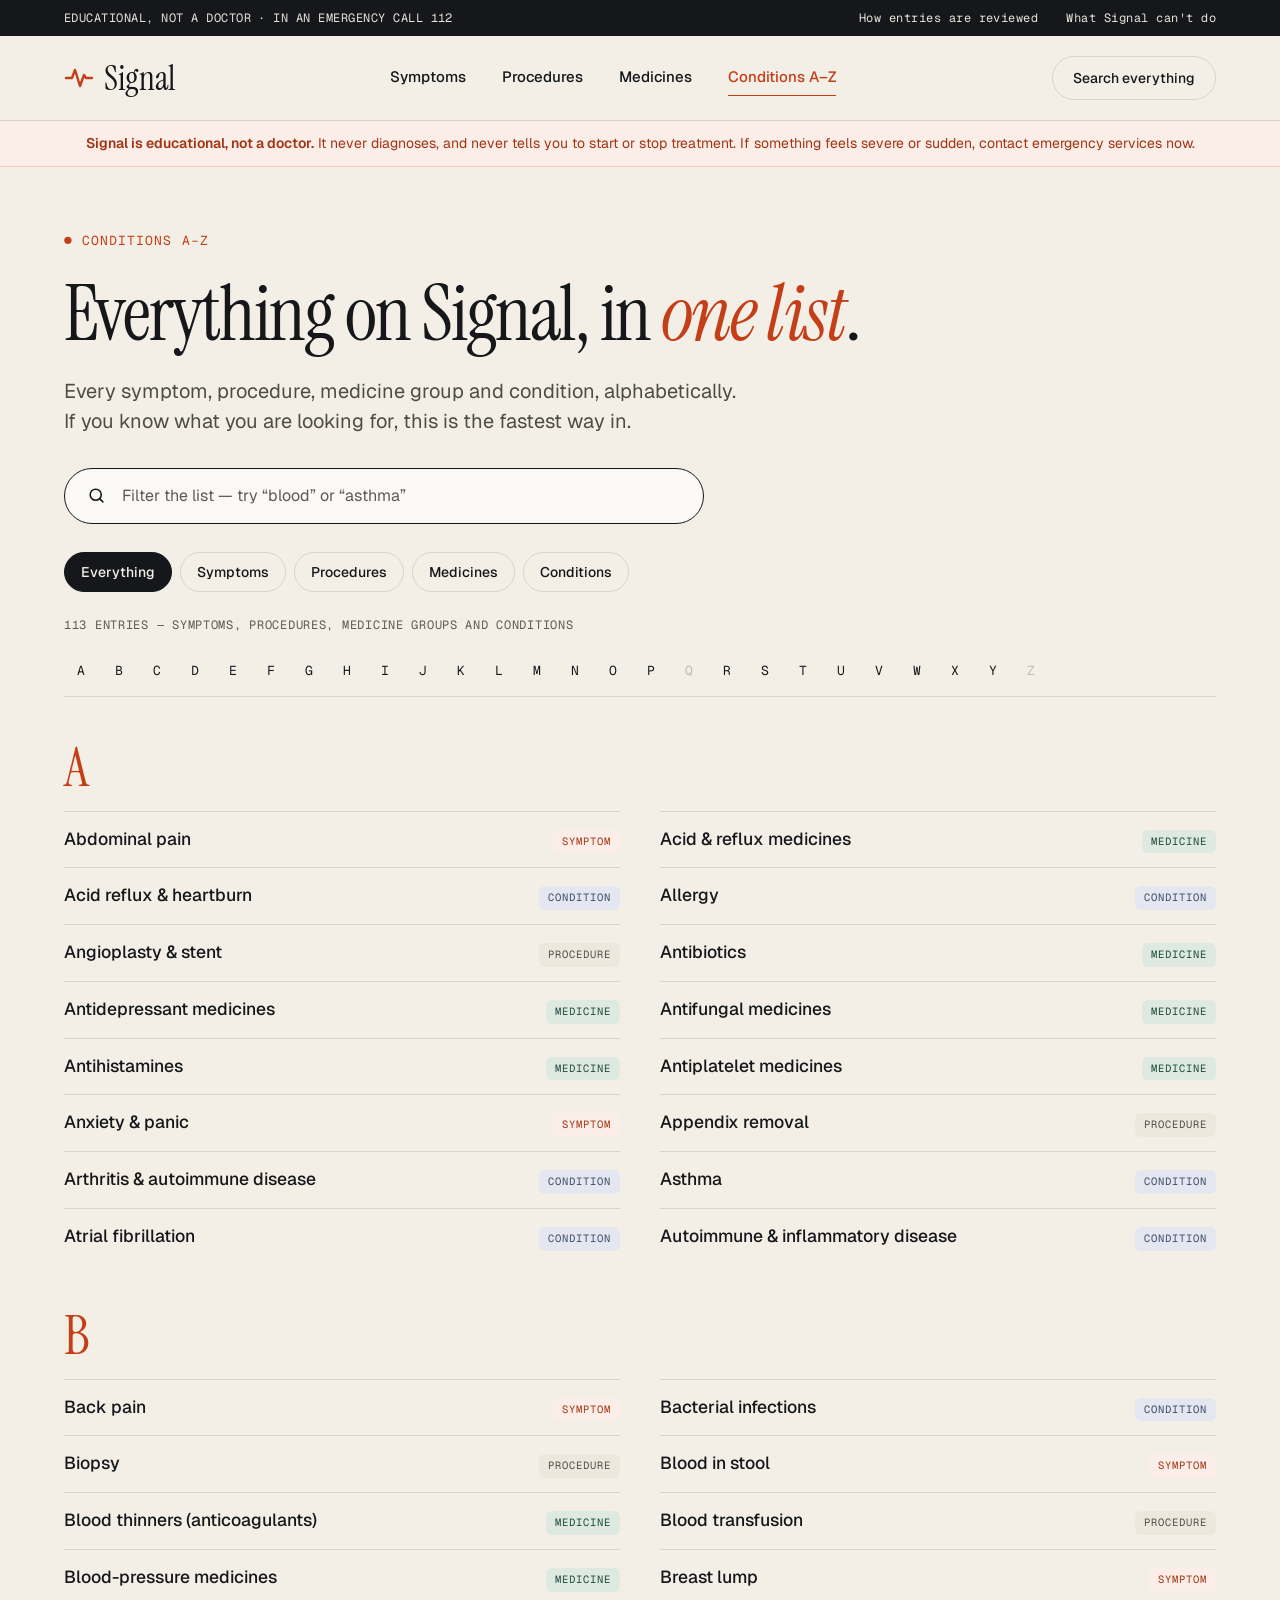
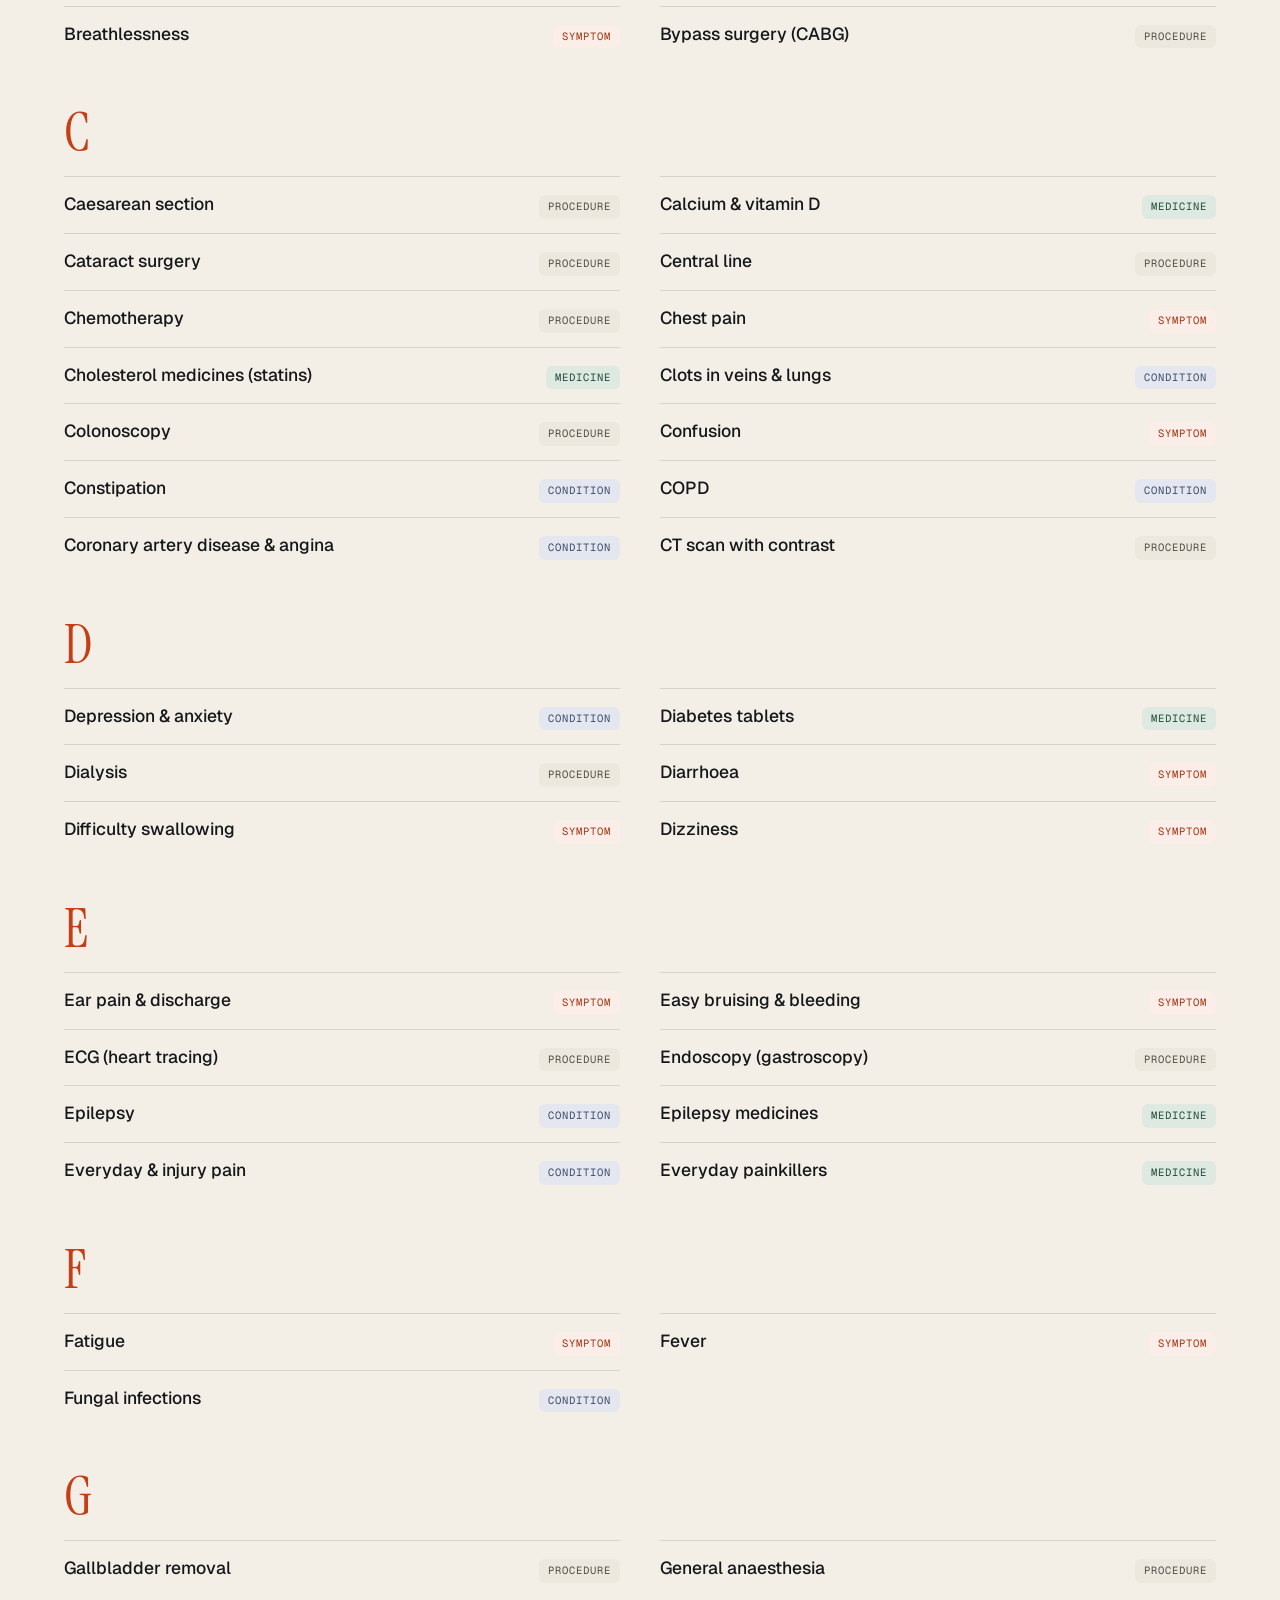
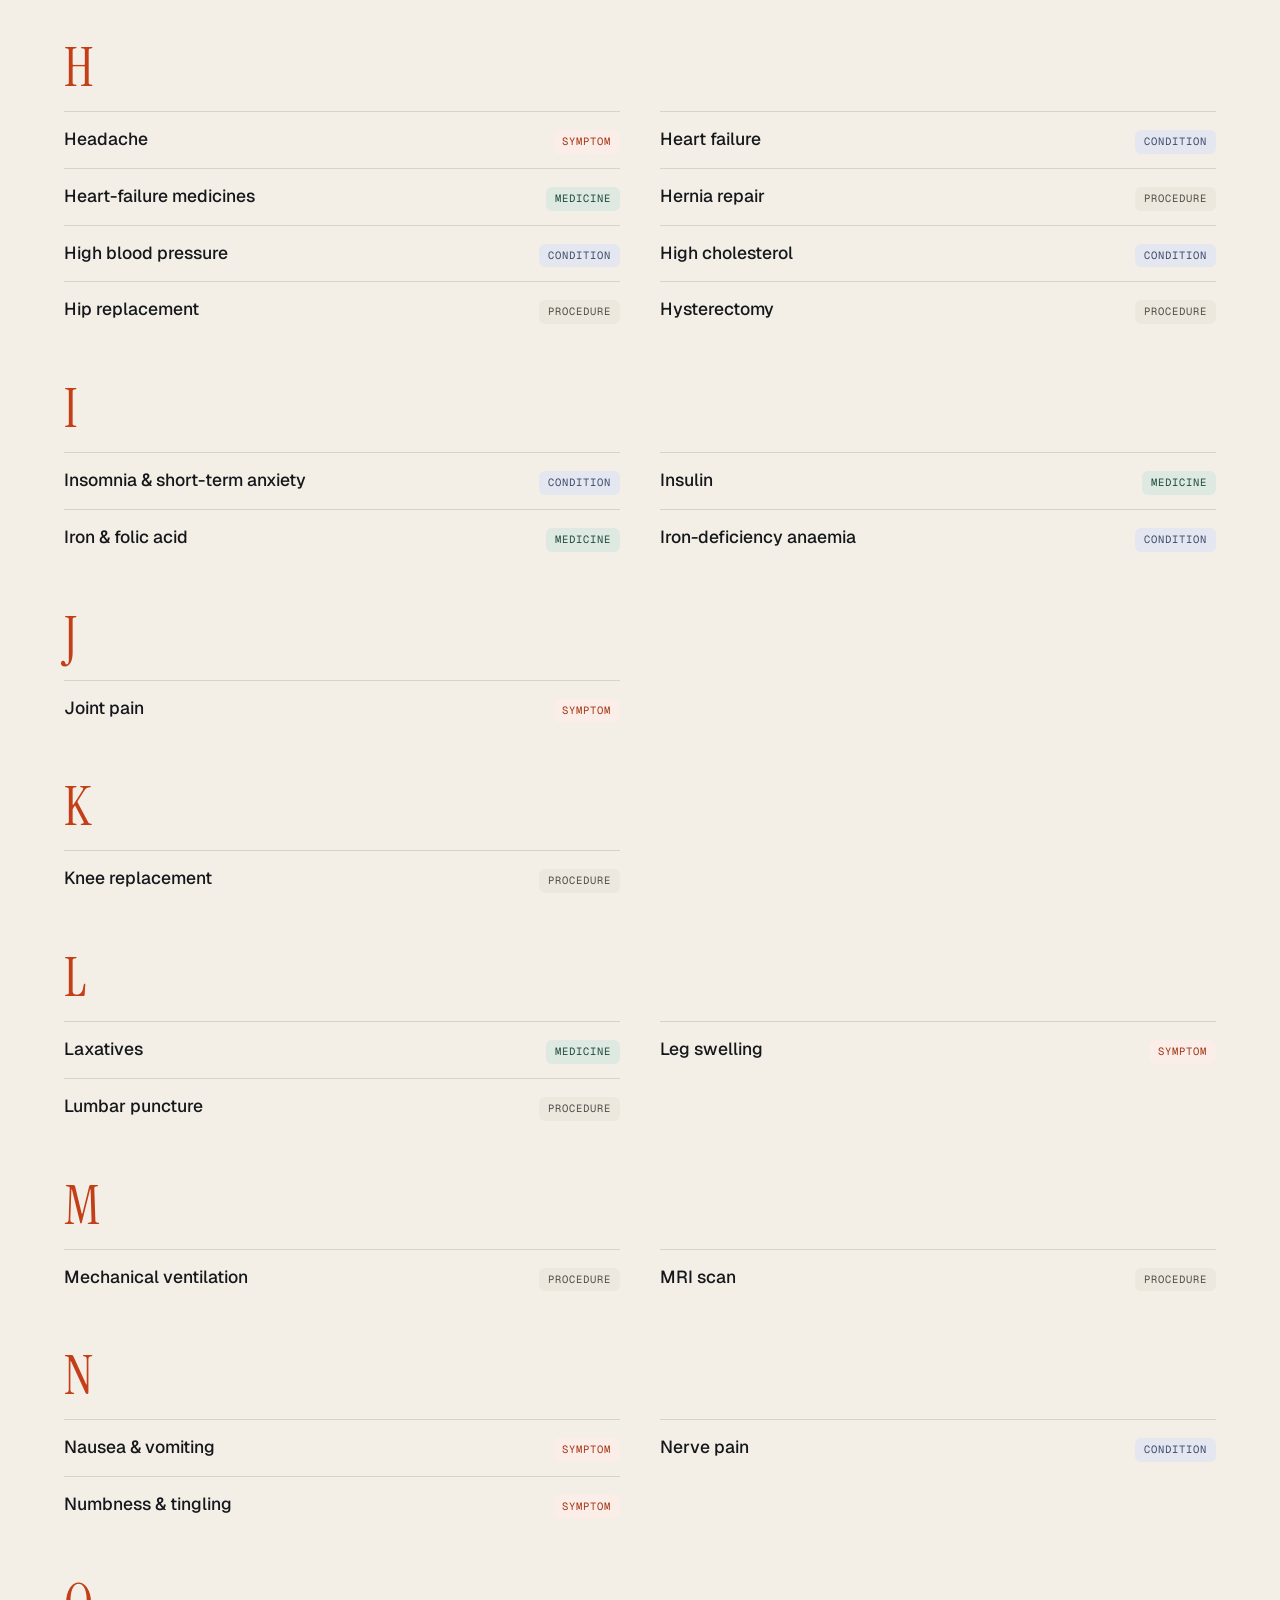
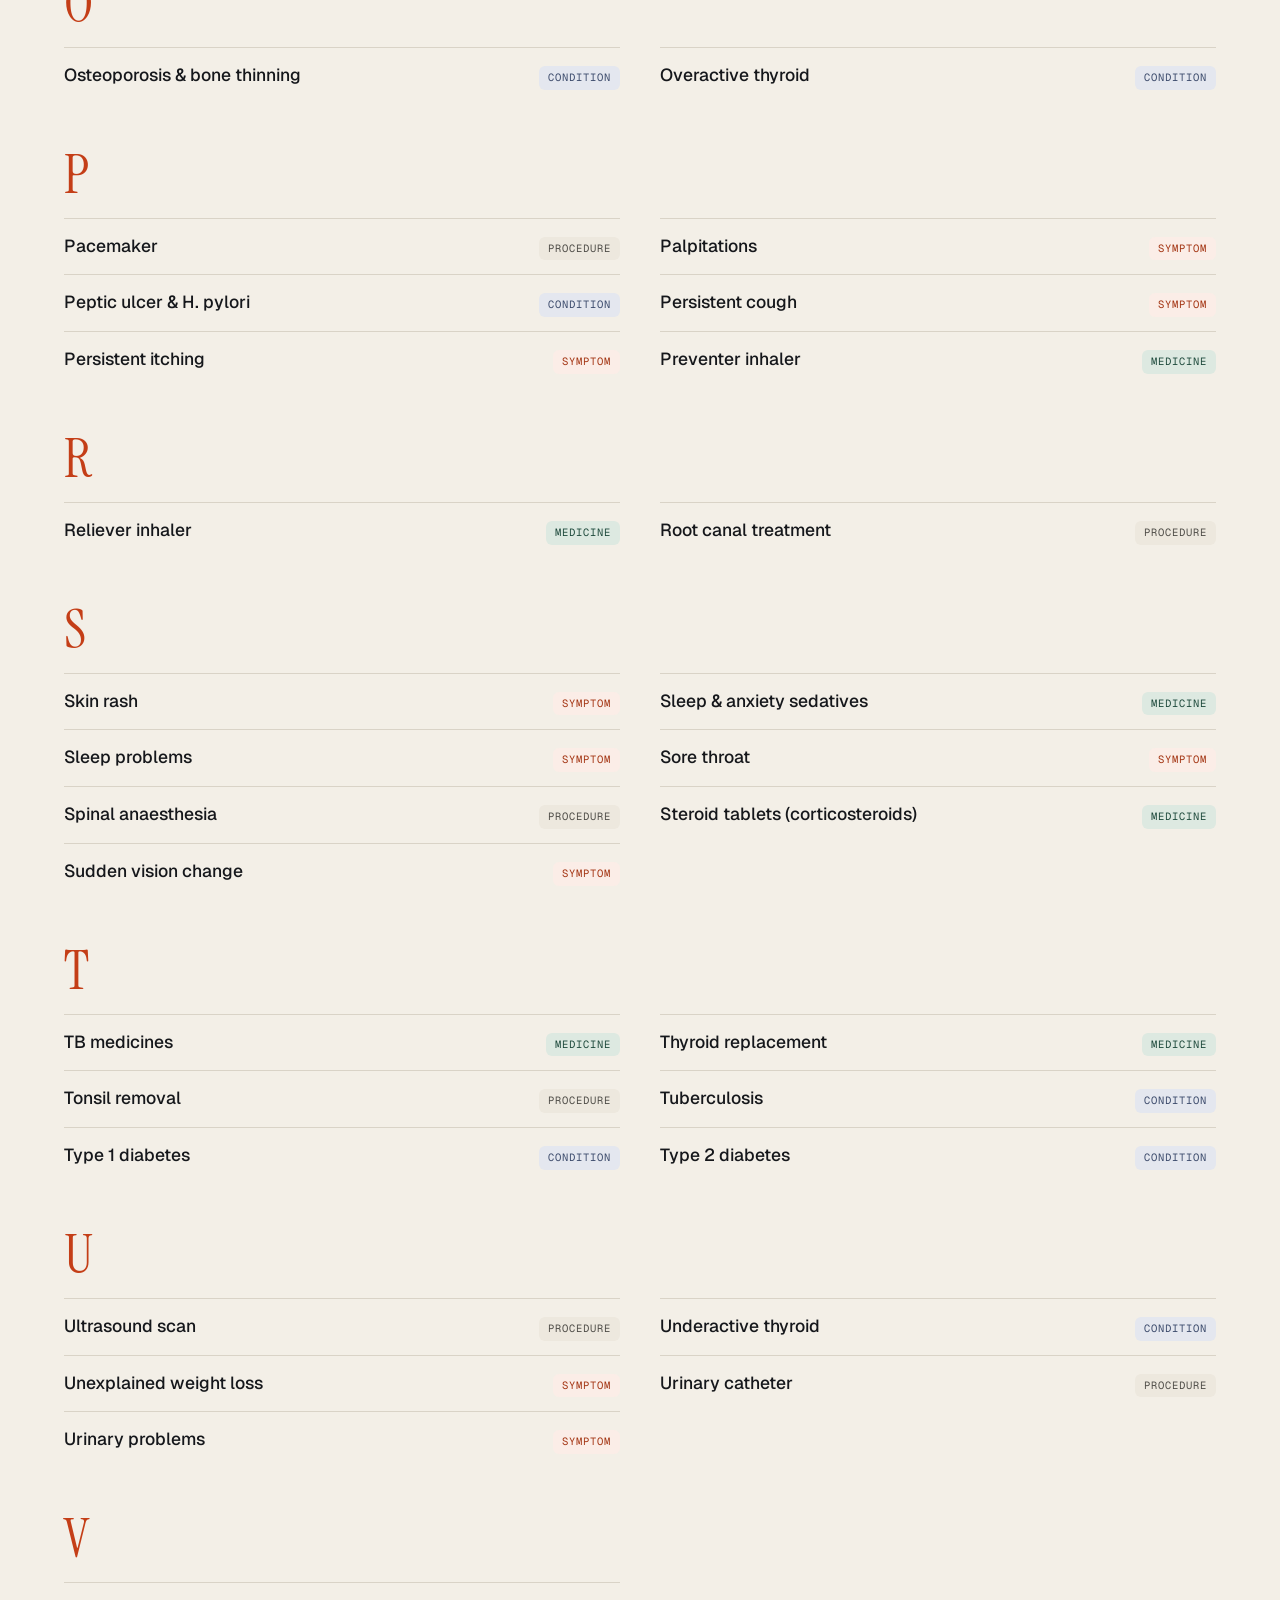
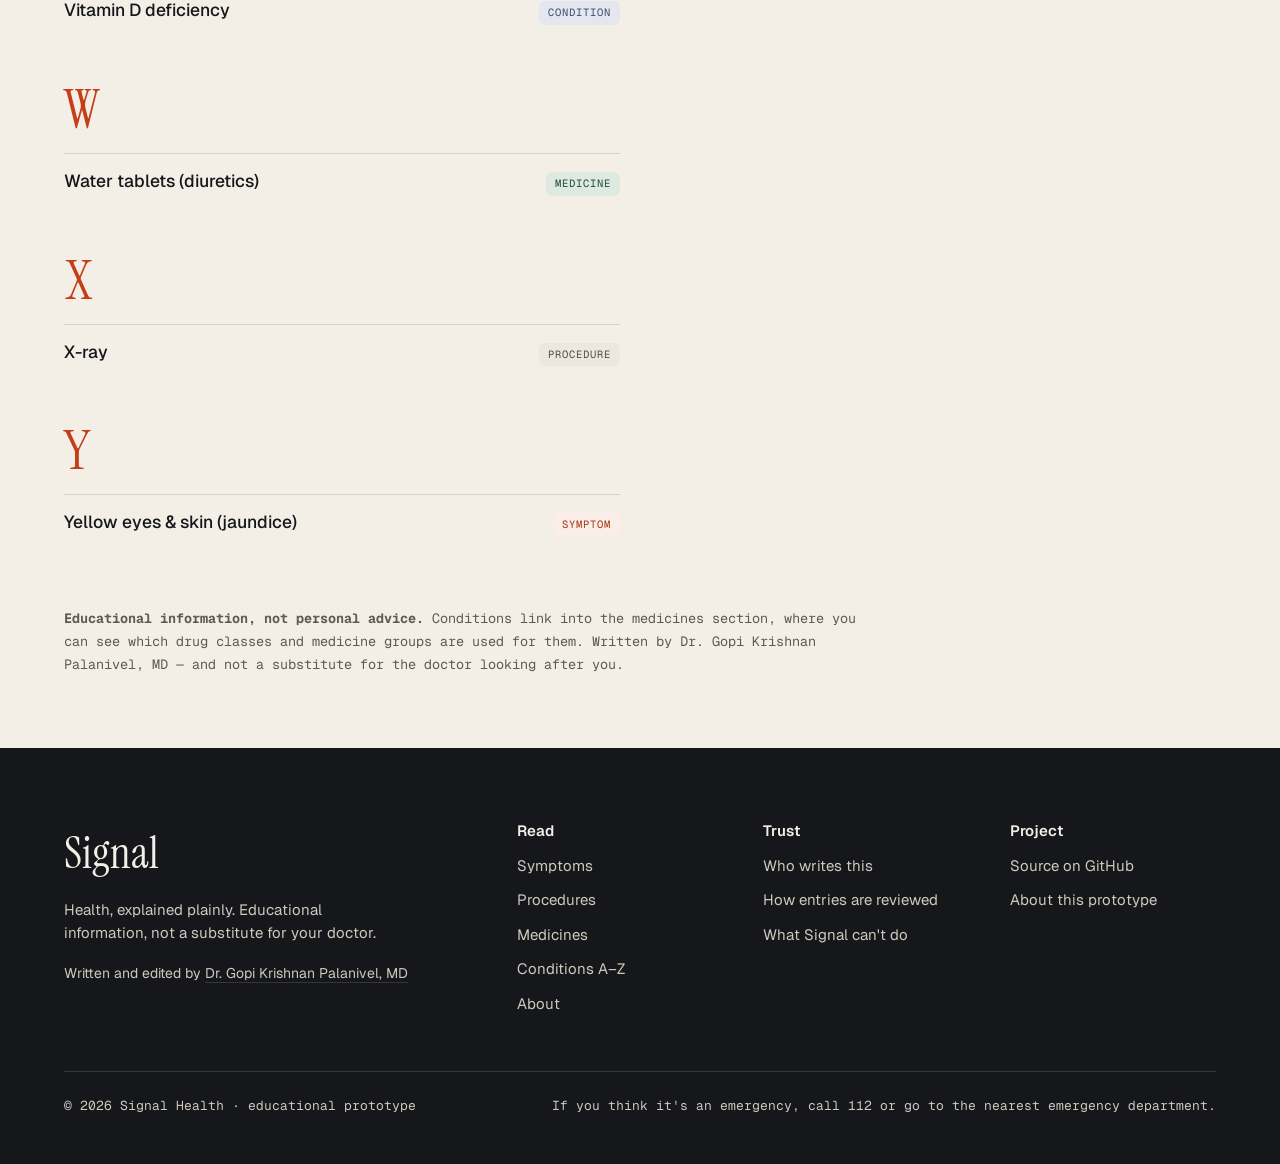
<file: a-z.html>
<!DOCTYPE html>
<html lang="en">
<head>
<meta charset="UTF-8">
<meta name="viewport" content="width=device-width, initial-scale=1.0">
<title>Signal · Conditions A–Z — everything on Signal, alphabetically</title>
<meta name="description" content="Every symptom, procedure, medicine group and condition on Signal, listed alphabetically and filterable by type.">
<link rel="canonical" href="https://gopitherobot.github.io/signal-health/a-z.html">
<meta property="og:type" content="website">
<meta property="og:site_name" content="Signal">
<meta property="og:title" content="Signal · Conditions A–Z">
<meta property="og:description" content="Every symptom, procedure, medicine group and condition on Signal, listed alphabetically and filterable by type.">
<meta property="og:url" content="https://gopitherobot.github.io/signal-health/a-z.html">
<meta name="twitter:card" content="summary">
<meta name="twitter:title" content="Signal · Conditions A–Z">
<meta name="twitter:description" content="Every symptom, procedure, medicine group and condition on Signal, listed alphabetically and filterable by type.">
<meta name="theme-color" content="#F3EFE7">

<link rel="preconnect" href="https://fonts.googleapis.com">
<link rel="preconnect" href="https://fonts.gstatic.com" crossorigin>
<link href="https://fonts.googleapis.com/css2?family=Instrument+Serif:ital@0;1&family=Geist:wght@400;500;600&family=Geist+Mono:wght@400;500&display=swap" rel="stylesheet">
<link rel="stylesheet" href="assets/anim.css">
<link rel="stylesheet" href="assets/theme.css">

<style>
  .index-hero { padding-top: 64px; padding-bottom: 20px; display: flex; flex-direction: column; gap: 24px; max-width: 980px; }
  .index-hero h1 { font-size: 78px; line-height: 0.99; letter-spacing: -0.025em; }
  .index-hero h1 em { font-style: italic; color: var(--rust); }
  .index-hero .stand { font-size: 20px; line-height: 1.5; color: var(--ink-muted); max-width: 680px; }

  .alphabar { display: flex; flex-wrap: wrap; gap: 4px; padding: 20px 0 8px; position: sticky; top: 0; background: var(--paper); z-index: 20; border-bottom: 1px solid var(--line); }
  .alphabar a, .alphabar span { display: inline-flex; align-items: center; justify-content: center; width: 34px; height: 34px; border-radius: 8px; font-family: var(--mono); font-size: 13px; }
  .alphabar a { color: var(--ink); }
  .alphabar a:hover { background: var(--ink); color: var(--paper); }
  .alphabar span { color: #C3BDB1; }

  .letter { padding-top: 44px; }
  .letter h2 { font-size: 54px; line-height: 1; color: var(--rust); scroll-margin-top: 70px; }
  .azlist { margin-top: 16px; display: grid; grid-template-columns: repeat(2, minmax(0, 1fr)); gap: 0 40px; }
  .azrow { display: flex; align-items: baseline; gap: 14px; padding: 14px 0; border-top: 1px solid var(--line); }
  .azrow .nm { font-size: 17.5px; font-weight: 500; }
  .azrow .kind { margin-left: auto; flex: none; font-family: var(--mono); font-size: 10.5px; letter-spacing: .09em; text-transform: uppercase; padding: 4px 9px; border-radius: 6px; }
  .kind.symptoms   { background: var(--rust-bg);  color: var(--rust-deep); }
  .kind.procedures { background: var(--warm);     color: var(--ink-muted); }
  .kind.medicines  { background: var(--green-bg); color: var(--green); }
  .kind.conditions { background: #E4E7EF;         color: #3B4A6B; }

  .filters { display: flex; flex-wrap: wrap; gap: 8px; padding-top: 28px; }
  .countline { display: flex; justify-content: space-between; align-items: baseline; gap: 20px; padding: 24px 0 0; }

  @media (max-width: 900px) {
    .index-hero h1 { font-size: 38px; line-height: 1.04; }
    .index-hero .stand { font-size: 17px; }
    .azlist { grid-template-columns: minmax(0, 1fr); }
    .letter h2 { font-size: 36px; }
    .alphabar a, .alphabar span { width: 28px; height: 28px; font-size: 12px; }
  }
</style>
</head>
<body>
<a class="sig-skip" href="#main">Skip to the list</a>

<div class="utility">
  <div class="shell wrap">
    <div>EDUCATIONAL, NOT A DOCTOR &middot; IN AN EMERGENCY CALL 112</div>
    <div class="utility-links">
      <a href="about.html#review">How entries are reviewed</a>
      <a href="about.html#limits">What Signal can't do</a>
    </div>
  </div>
</div>

<header class="nav">
  <div class="shell wrap">
    <a href="index.html" class="mark" aria-label="Signal — home">
      <svg width="30" height="30" viewBox="0 0 30 30" fill="none" stroke-width="2.4" stroke-linecap="round" stroke-linejoin="round" aria-hidden="true"><path d="M2 15h6l3-8 5 16 4-11 2 3h6"/></svg>
      Signal
    </a>
    <nav class="nav-links" aria-label="Sections">
      <a href="symptoms/index.html">Symptoms</a>
      <a href="procedures/index.html">Procedures</a>
      <a href="medicines/index.html">Medicines</a>
      <a href="a-z.html" aria-current="page">Conditions A&ndash;Z</a>
    </nav>
    <div class="nav-actions">
      <a class="btn btn--ghost btn--sm" href="index.html#search">Search everything</a>
    </div>
  </div>
</header>

<div class="safety">
  <div class="shell wrap"><b>Signal is educational, not a doctor.</b> It never diagnoses, and never tells you to start or stop treatment. If something feels severe or sudden, contact emergency services now.</div>
</div>

<main id="main" class="shell wrap">

  <section class="index-hero">
    <div class="eyebrow"><span class="dot">&#9679;</span> Conditions A&ndash;Z</div>
    <h1>Everything on Signal, in <em>one list</em>.</h1>
    <p class="stand">Every symptom, procedure, medicine group and condition, alphabetically. If you know what you are looking for, this is the fastest way in.</p>
  </section>

  <div style="max-width:640px;padding-top:12px">
    <div class="search search--sm">
      <svg width="19" height="19" viewBox="0 0 24 24" fill="none" stroke-width="2" stroke-linecap="round" aria-hidden="true"><circle cx="11" cy="11" r="7"/><path d="M20 20l-4-4"/></svg>
      <label class="sr-only" for="q">Filter the A to Z list</label>
      <input id="q" type="text" autocomplete="off" placeholder="Filter the list &mdash; try &ldquo;blood&rdquo; or &ldquo;asthma&rdquo;">
    </div>
  </div>

  <div class="filters" id="filters">
    <button class="pill is-on" data-k="all"        type="button">Everything</button>
    <button class="pill" data-k="symptoms"   type="button">Symptoms</button>
    <button class="pill" data-k="procedures" type="button">Procedures</button>
    <button class="pill" data-k="medicines"  type="button">Medicines</button>
    <button class="pill" data-k="conditions" type="button">Conditions</button>
  </div>

  <div class="countline">
    <div class="meta" id="countlabel" role="status" aria-live="polite"></div>
  </div>

  <nav class="alphabar" id="alphabar" aria-label="Jump to letter"></nav>

  <div id="list"></div>
  <p class="empty" id="empty" hidden>Nothing matches that. Try a shorter word.</p>

  <p class="meta" style="margin:56px 0 72px;max-width:800px;line-height:1.7;text-transform:none;letter-spacing:0;font-size:13.5px">
    <b>Educational information, not personal advice.</b> Conditions link into the medicines section, where you can see which drug classes and medicine groups are used for them. Written by Dr. Gopi Krishnan Palanivel, MD &mdash; and not a substitute for the doctor looking after you.
  </p>

</main>

<footer class="footer">
  <div class="shell wrap">
    <div class="footer-grid">
      <div class="footer-col">
        <div class="footer-mark">Signal</div>
        <p style="line-height:1.55;max-width:320px">Health, explained plainly. Educational information, not a substitute for your doctor.</p>
        <p class="footer-byline">Written and edited by <a href="about.html">Dr. Gopi Krishnan Palanivel, MD</a></p>
      </div>
      <div class="footer-col">
        <div class="head">Read</div>
        <a href="symptoms/index.html">Symptoms</a>
        <a href="procedures/index.html">Procedures</a>
        <a href="medicines/index.html">Medicines</a>
        <a href="a-z.html">Conditions A&ndash;Z</a>
      <a href="about.html">About</a>
      </div>
      <div class="footer-col">
        <div class="head">Trust</div>
        <a href="about.html">Who writes this</a>
        <a href="about.html#review">How entries are reviewed</a>
        <a href="about.html#limits">What Signal can't do</a>
      </div>
      <div class="footer-col">
        <div class="head">Project</div>
        <a href="https://github.com/gopitherobot/signal-health">Source on GitHub</a>
        <a href="https://github.com/gopitherobot/signal-health/blob/main/README.md">About this prototype</a>
      </div>
    </div>
    <div class="footer-base">
      <span>&copy; <span id="yr"></span> Signal Health &middot; educational prototype</span>
      <span>If you think it's an emergency, call 112 or go to the nearest emergency department.</span>
    </div>
  </div>
</footer>

<script src="data/manifest.js"></script>
<script src="data/classification.js"></script>
<script>
document.getElementById('yr').textContent = new Date().getFullYear();

(function () {
  const LABEL = { symptoms: 'Symptom', procedures: 'Procedure', medicines: 'Medicine', conditions: 'Condition' };

  /* Build one flat list: the 84 entries from the manifest, plus every
     condition in the classification layer. Conditions have no page of their
     own, so they link into the medicines condition view. */
  const items = (window.SIGNAL_INDEX || []).map(r => ({
    kind: r.s,
    name: r.n,
    note: r.c,
    href: `${r.s}/entry.html?e=${encodeURIComponent(r.k)}`
  }));

  Object.values(window.SYSTEMS || {}).forEach(sys => {
    sys.conditions.forEach(c => {
      items.push({
        kind: 'conditions',
        name: c.name,
        note: sys.name,
        href: `medicines/index.html?view=cond&q=${encodeURIComponent(c.name)}`
      });
    });
  });

  /* Sort ignoring a leading article and any bracketed suffix. */
  const sortKey = s => s.toLowerCase().replace(/^(a|an|the)\s+/, '');
  items.sort((a, b) => sortKey(a.name).localeCompare(sortKey(b.name)));

  const LETTERS = 'ABCDEFGHIJKLMNOPQRSTUVWXYZ'.split('');
  const letterOf = it => {
    const c = sortKey(it.name)[0].toUpperCase();
    return LETTERS.includes(c) ? c : '#';
  };

  const listEl  = document.getElementById('list');
  const alphaEl = document.getElementById('alphabar');
  const countEl = document.getElementById('countlabel');
  const emptyEl = document.getElementById('empty');
  const input   = document.getElementById('q');

  let kind = 'all', query = '';

  const esc = s => String(s).replace(/[&<>"]/g, c => ({ '&': '&amp;', '<': '&lt;', '>': '&gt;', '"': '&quot;' }[c]));

  function visible() {
    const q = query.trim().toLowerCase();
    return items.filter(it =>
      (kind === 'all' || it.kind === kind) &&
      (!q || (it.name + ' ' + it.note).toLowerCase().includes(q)));
  }

  function render() {
    const shown = visible();
    const groups = {};
    shown.forEach(it => { (groups[letterOf(it)] = groups[letterOf(it)] || []).push(it); });

    const present = LETTERS.filter(L => groups[L]);
    if (groups['#']) present.push('#');

    alphaEl.innerHTML = LETTERS.concat(groups['#'] ? ['#'] : []).map(L =>
      groups[L] ? `<a href="#L-${L === '#' ? 'other' : L}">${L}</a>` : `<span aria-hidden="true">${L}</span>`
    ).join('');

    listEl.innerHTML = present.map(L => `
      <section class="letter">
        <h2 id="L-${L === '#' ? 'other' : L}">${L}</h2>
        <div class="azlist">
          ${groups[L].map(it => `
            <a class="azrow" href="${it.href}">
              <span class="nm">${esc(it.name)}</span>
              <span class="kind ${it.kind}">${LABEL[it.kind]}</span>
            </a>`).join('')}
        </div>
      </section>`).join('');

    emptyEl.hidden = shown.length > 0;
    alphaEl.style.display = shown.length ? '' : 'none';
    countEl.textContent = query || kind !== 'all'
      ? `${shown.length} of ${items.length} entries`
      : `${items.length} entries — ${LABEL.symptoms.toLowerCase()}s, procedures, medicine groups and conditions`;
  }

  document.getElementById('filters').addEventListener('click', e => {
    const b = e.target.closest('button[data-k]');
    if (!b) return;
    kind = b.dataset.k;
    document.querySelectorAll('#filters .pill').forEach(p => p.classList.toggle('is-on', p === b));
    render();
  });

  input.addEventListener('input', e => { query = e.target.value; render(); });

  render();
})();
</script>
</body>
</html>
</file>
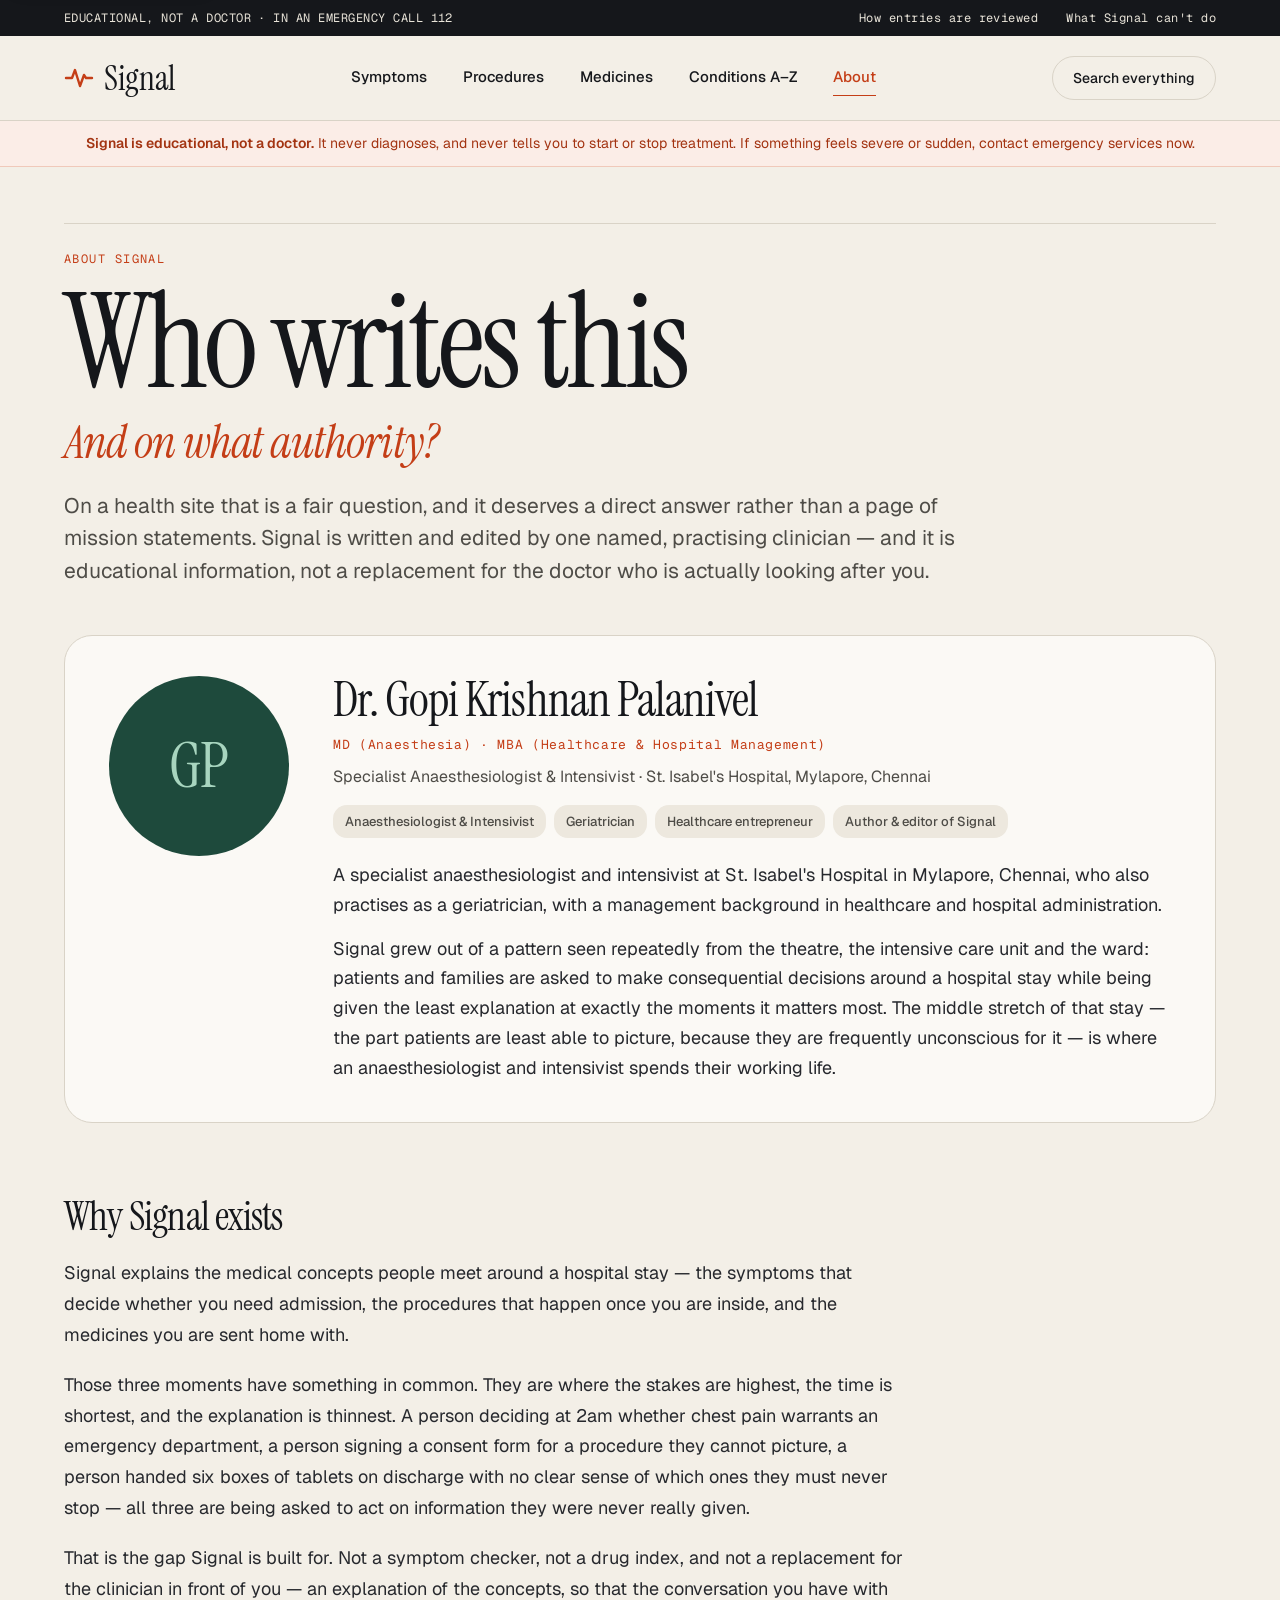
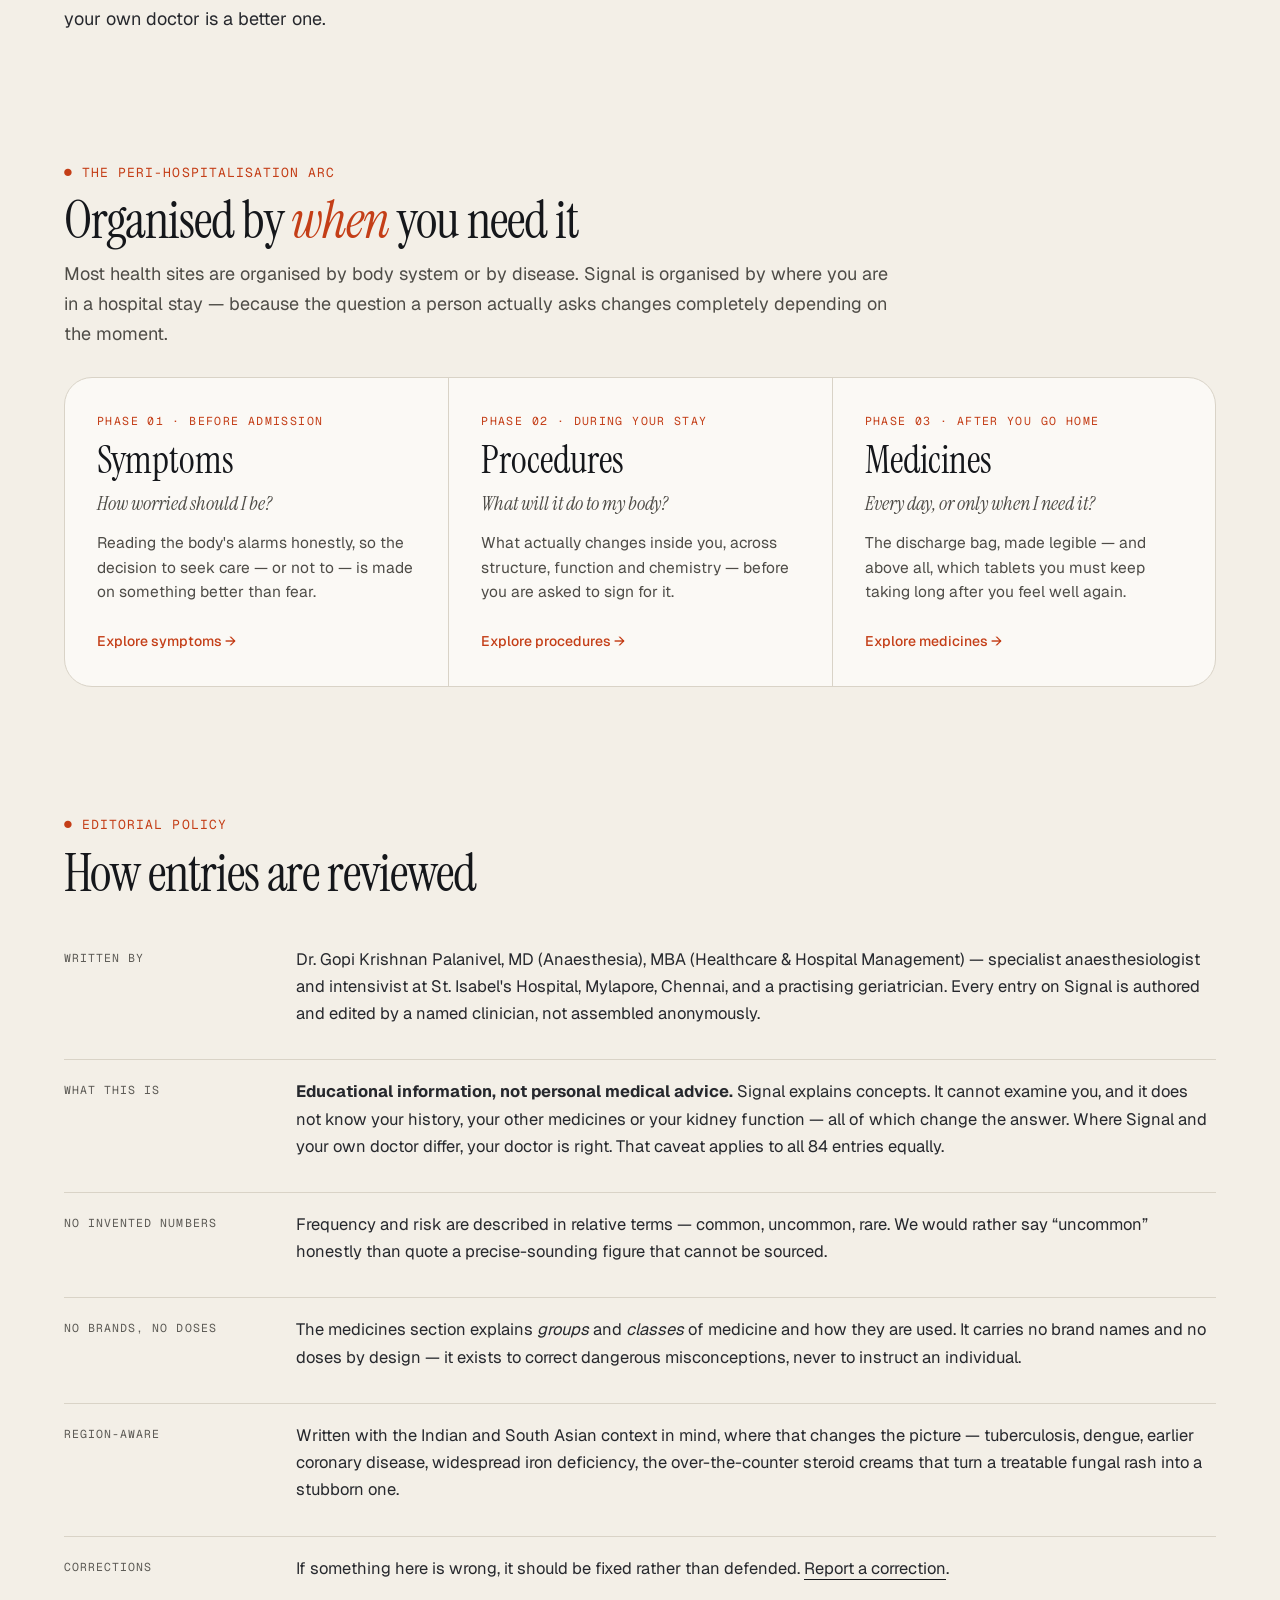
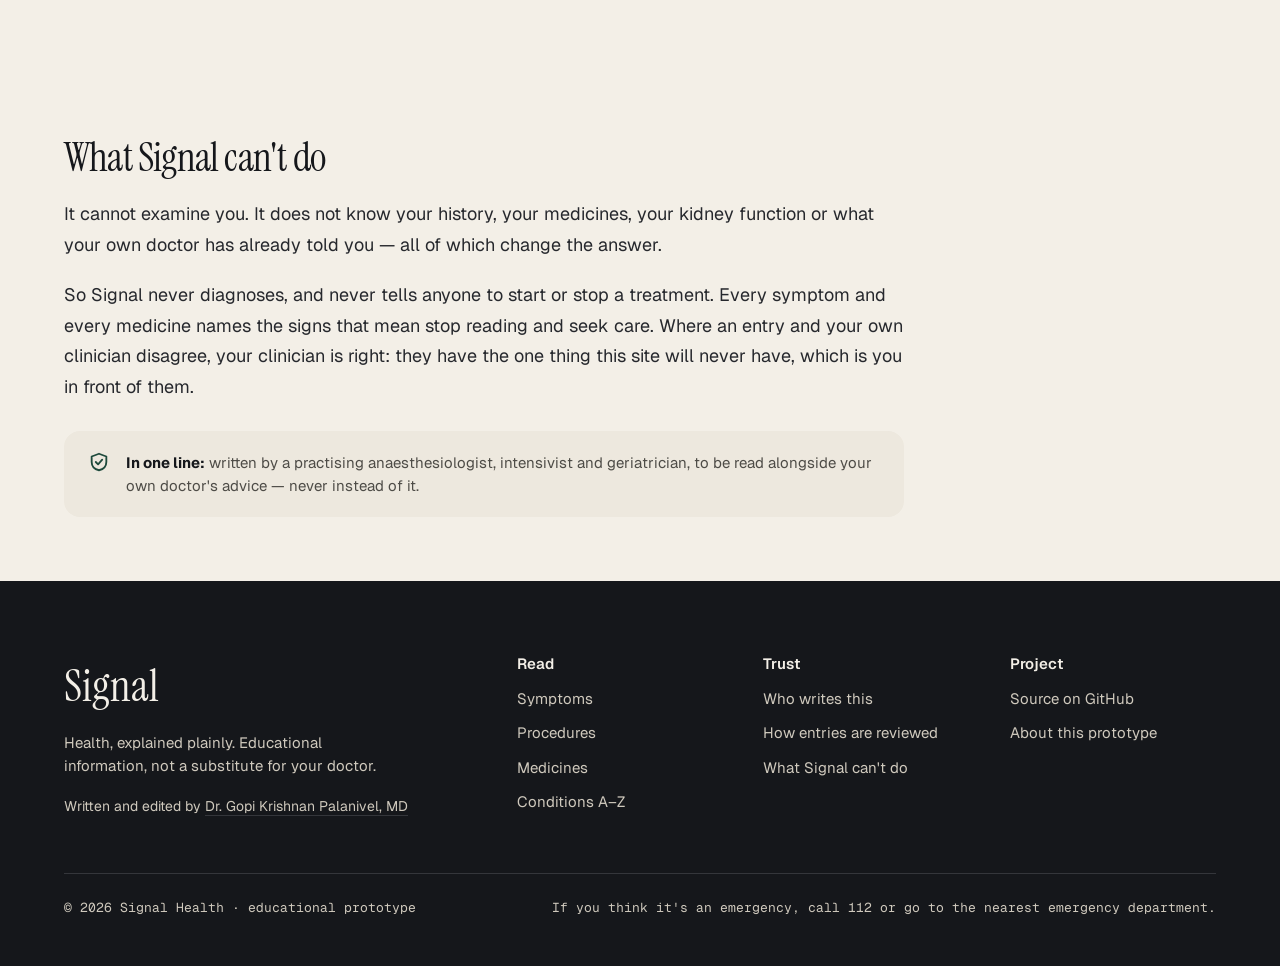
<file: about.html>
<!DOCTYPE html>
<html lang="en">
<head>
<meta charset="UTF-8">
<meta name="viewport" content="width=device-width, initial-scale=1.0">
<title>Signal · Who writes this, and why</title>
<meta name="description" content="Signal is written and edited by Dr. Gopi Krishnan Palanivel — specialist anaesthesiologist and intensivist at St. Isabel's Hospital, Mylapore, Chennai, geriatrician and healthcare entrepreneur — explaining the medical concepts people meet around a hospital stay.">
<link rel="canonical" href="https://gopitherobot.github.io/signal-health/about.html">
<meta property="og:type" content="profile">
<meta property="og:site_name" content="Signal">
<meta property="og:title" content="Signal · Who writes this, and why">
<meta property="og:description" content="Written and edited by Dr. Gopi Krishnan Palanivel — specialist anaesthesiologist and intensivist at St. Isabel's Hospital, Mylapore, Chennai.">
<meta property="og:url" content="https://gopitherobot.github.io/signal-health/about.html">
<meta name="twitter:card" content="summary">
<meta name="twitter:title" content="Signal · Who writes this, and why">
<meta name="twitter:description" content="Written and edited by Dr. Gopi Krishnan Palanivel — specialist anaesthesiologist and intensivist, St. Isabel's Hospital, Chennai.">
<meta name="theme-color" content="#F3EFE7">

<link rel="preconnect" href="https://fonts.googleapis.com">
<link rel="preconnect" href="https://fonts.gstatic.com" crossorigin>
<link href="https://fonts.googleapis.com/css2?family=Instrument+Serif:ital@0;1&family=Geist:wght@400;500;600&family=Geist+Mono:wght@400;500&display=swap" rel="stylesheet">
<link rel="stylesheet" href="assets/anim.css">
<link rel="stylesheet" href="assets/theme.css">

<style>
  .author {
    display: grid; grid-template-columns: 180px minmax(0, 1fr); gap: 44px; align-items: start;
    padding: 40px 44px; border-radius: var(--r-card);
    background: var(--card); border: 1px solid var(--line);
  }
  .author .portrait {
    width: 180px; height: 180px; border-radius: 50%;
    background: var(--green); color: var(--green-light);
    display: flex; align-items: center; justify-content: center;
    font-family: var(--display); font-size: 62px; line-height: 1;
  }
  .author .name { font-family: var(--display); font-size: 48px; line-height: 1.02; letter-spacing: -0.02em; }
  .author .creds { font-family: var(--mono); font-size: 13px; letter-spacing: .05em; color: var(--rust); margin-top: 10px; }
  .author .where { font-size: 16px; line-height: 1.5; color: var(--ink-muted); margin-top: 10px; }
  .author .roles { display: flex; flex-wrap: wrap; gap: 8px; margin-top: 16px; }
  .author .bio { font-size: 18px; line-height: 1.65; color: var(--ink-body); margin-top: 22px; }
  .author .bio + .bio { margin-top: 14px; }

  .arc { display: grid; grid-template-columns: repeat(3, minmax(0, 1fr)); gap: 0; border: 1px solid var(--line); border-radius: var(--r-card); overflow: hidden; background: var(--card); }
  .arc .leg { padding: 34px 32px; border-left: 1px solid var(--line); display: flex; flex-direction: column; gap: 12px; }
  .arc .leg:first-child { border-left: 0; }
  .arc .ph { font-family: var(--mono); font-size: 11.5px; letter-spacing: .12em; text-transform: uppercase; color: var(--rust); }
  .arc .nm { font-family: var(--display); font-size: 38px; line-height: 1; }
  .arc .q  { font-family: var(--display); font-style: italic; font-size: 20px; line-height: 1.2; color: var(--ink-muted); }
  .arc .bd { font-size: 15.5px; line-height: 1.6; color: var(--ink-muted); margin-top: 4px; }
  .arc .go { margin-top: auto; padding-top: 14px; font-size: 14px; font-weight: 500; color: var(--rust); }

  .prose { max-width: 70ch; display: flex; flex-direction: column; gap: 20px; font-size: 18px; line-height: 1.7; color: var(--ink-body); }
  .prose h2 { font-size: 40px; line-height: 1.08; color: var(--ink); margin-top: 8px; }

  .policy { display: flex; flex-direction: column; gap: 14px; }
  .policy .row { display: grid; grid-template-columns: 210px minmax(0, 1fr); gap: 22px; padding: 18px 0; border-top: 1px solid var(--line); }
  .policy .row:first-child { border-top: 0; }
  .policy .rk { font-family: var(--mono); font-size: 11.5px; letter-spacing: .09em; text-transform: uppercase; color: var(--ink-faint); padding-top: 3px; }
  .policy .rv { font-size: 16.5px; line-height: 1.65; color: var(--ink-body); }

  @media (max-width: 900px) {
    .author { grid-template-columns: minmax(0, 1fr); gap: 26px; padding: 28px 22px; }
    .author .portrait { width: 110px; height: 110px; font-size: 40px; }
    .author .name { font-size: 34px; }
    .author .bio { font-size: 16.5px; }
    .arc { grid-template-columns: minmax(0, 1fr); }
    .arc .leg { border-left: 0; border-top: 1px solid var(--line); }
    .arc .leg:first-child { border-top: 0; }
    .prose { font-size: 16.5px; }
    .prose h2 { font-size: 28px; }
    .policy .row { grid-template-columns: minmax(0, 1fr); gap: 6px; }
  }
</style>
</head>
<body>
<a class="sig-skip" href="#main">Skip to the main content</a>

<div class="utility">
  <div class="shell wrap">
    <div>EDUCATIONAL, NOT A DOCTOR &middot; IN AN EMERGENCY CALL 112</div>
    <div class="utility-links">
      <a href="#review">How entries are reviewed</a>
      <a href="#limits">What Signal can't do</a>
    </div>
  </div>
</div>

<header class="nav">
  <div class="shell wrap">
    <a href="index.html" class="mark" aria-label="Signal — home">
      <svg width="30" height="30" viewBox="0 0 30 30" fill="none" stroke-width="2.4" stroke-linecap="round" stroke-linejoin="round" aria-hidden="true"><path d="M2 15h6l3-8 5 16 4-11 2 3h6"/></svg>
      Signal
    </a>
    <nav class="nav-links" aria-label="Sections">
      <a href="symptoms/index.html">Symptoms</a>
      <a href="procedures/index.html">Procedures</a>
      <a href="medicines/index.html">Medicines</a>
      <a href="a-z.html">Conditions A&ndash;Z</a>
      <a href="about.html" aria-current="page">About</a>
    </nav>
    <div class="nav-actions">
      <a class="btn btn--ghost btn--sm" href="index.html#search">Search everything</a>
    </div>
  </div>
</header>

<div class="safety">
  <div class="shell wrap"><b>Signal is educational, not a doctor.</b> It never diagnoses, and never tells you to start or stop treatment. If something feels severe or sudden, contact emergency services now.</div>
</div>

<main id="main" class="shell wrap">

  <section class="masthead">
    <div class="mh-rule"></div>
    <div class="mh-label">About Signal</div>
    <h1 class="mh-name">Who writes this</h1>
    <p class="mh-kicker">And on what authority?</p>
    <p class="mh-intro">On a health site that is a fair question, and it deserves a direct answer rather than a page of mission statements. Signal is written and edited by one named, practising clinician &mdash; and it is educational information, not a replacement for the doctor who is actually looking after you.</p>
  </section>

  <!-- ── The author ── -->
  <section style="padding-top:36px">
    <div class="author">
      <div class="portrait" aria-hidden="true">GP</div>
      <div>
        <div class="name">Dr. Gopi Krishnan Palanivel</div>
        <div class="creds">MD (Anaesthesia) &middot; MBA (Healthcare &amp; Hospital Management)</div>
        <div class="where">Specialist Anaesthesiologist &amp; Intensivist &middot; St. Isabel's Hospital, Mylapore, Chennai</div>
        <div class="roles">
          <span class="chip chip--quiet">Anaesthesiologist &amp; Intensivist</span>
          <span class="chip chip--quiet">Geriatrician</span>
          <span class="chip chip--quiet">Healthcare entrepreneur</span>
          <span class="chip chip--quiet">Author &amp; editor of Signal</span>
        </div>
        <p class="bio">A specialist anaesthesiologist and intensivist at St. Isabel's Hospital in Mylapore, Chennai, who also practises as a geriatrician, with a management background in healthcare and hospital administration.</p>
        <p class="bio">Signal grew out of a pattern seen repeatedly from the theatre, the intensive care unit and the ward: patients and families are asked to make consequential decisions around a hospital stay while being given the least explanation at exactly the moments it matters most. The middle stretch of that stay &mdash; the part patients are least able to picture, because they are frequently unconscious for it &mdash; is where an anaesthesiologist and intensivist spends their working life.</p>
      </div>
    </div>
  </section>

  <!-- ── Why it exists ── -->
  <section class="band--tight prose" id="why">
    <h2>Why Signal exists</h2>
    <p>Signal explains the medical concepts people meet around a hospital stay &mdash; the symptoms that decide whether you need admission, the procedures that happen once you are inside, and the medicines you are sent home with.</p>
    <p>Those three moments have something in common. They are where the stakes are highest, the time is shortest, and the explanation is thinnest. A person deciding at 2am whether chest pain warrants an emergency department, a person signing a consent form for a procedure they cannot picture, a person handed six boxes of tablets on discharge with no clear sense of which ones they must never stop &mdash; all three are being asked to act on information they were never really given.</p>
    <p>That is the gap Signal is built for. Not a symptom checker, not a drug index, and not a replacement for the clinician in front of you &mdash; an explanation of the concepts, so that the conversation you have with your own doctor is a better one.</p>
  </section>

  <!-- ── The arc ── -->
  <section class="band--tight stack gap-28" id="arc">
    <div class="stack gap-12">
      <div class="eyebrow"><span class="dot">&#9679;</span> The peri-hospitalisation arc</div>
      <h2 class="h-sub">Organised by <em style="font-style:italic;color:var(--rust)">when</em> you need it</h2>
      <p style="font-size:18px;line-height:1.65;color:var(--ink-muted);max-width:70ch">Most health sites are organised by body system or by disease. Signal is organised by where you are in a hospital stay &mdash; because the question a person actually asks changes completely depending on the moment.</p>
    </div>

    <div class="arc">
      <a class="leg" href="symptoms/index.html">
        <span class="ph">Phase 01 &middot; Before admission</span>
        <span class="nm">Symptoms</span>
        <span class="q">How worried should I be?</span>
        <span class="bd">Reading the body's alarms honestly, so the decision to seek care &mdash; or not to &mdash; is made on something better than fear.</span>
        <span class="go">Explore symptoms &rarr;</span>
      </a>
      <a class="leg" href="procedures/index.html">
        <span class="ph">Phase 02 &middot; During your stay</span>
        <span class="nm">Procedures</span>
        <span class="q">What will it do to my body?</span>
        <span class="bd">What actually changes inside you, across structure, function and chemistry &mdash; before you are asked to sign for it.</span>
        <span class="go">Explore procedures &rarr;</span>
      </a>
      <a class="leg" href="medicines/index.html">
        <span class="ph">Phase 03 &middot; After you go home</span>
        <span class="nm">Medicines</span>
        <span class="q">Every day, or only when I need it?</span>
        <span class="bd">The discharge bag, made legible &mdash; and above all, which tablets you must keep taking long after you feel well again.</span>
        <span class="go">Explore medicines &rarr;</span>
      </a>
    </div>
  </section>

  <!-- ── Review policy ── -->
  <section class="band--tight stack gap-28" id="review">
    <div class="stack gap-12">
      <div class="eyebrow"><span class="dot">&#9679;</span> Editorial policy</div>
      <h2 class="h-sub">How entries are reviewed</h2>
    </div>

    <div class="policy">
      <div class="row">
        <div class="rk">Written by</div>
        <div class="rv">Dr. Gopi Krishnan Palanivel, MD (Anaesthesia), MBA (Healthcare &amp; Hospital Management) &mdash; specialist anaesthesiologist and intensivist at St. Isabel's Hospital, Mylapore, Chennai, and a practising geriatrician. Every entry on Signal is authored and edited by a named clinician, not assembled anonymously.</div>
      </div>
      <div class="row">
        <div class="rk">What this is</div>
        <div class="rv"><b>Educational information, not personal medical advice.</b> Signal explains concepts. It cannot examine you, and it does not know your history, your other medicines or your kidney function &mdash; all of which change the answer. Where Signal and your own doctor differ, your doctor is right. <span id="reviewCount"></span></div>
      </div>
      <div class="row">
        <div class="rk">No invented numbers</div>
        <div class="rv">Frequency and risk are described in relative terms &mdash; common, uncommon, rare. We would rather say &ldquo;uncommon&rdquo; honestly than quote a precise-sounding figure that cannot be sourced.</div>
      </div>
      <div class="row">
        <div class="rk">No brands, no doses</div>
        <div class="rv">The medicines section explains <i>groups</i> and <i>classes</i> of medicine and how they are used. It carries no brand names and no doses by design &mdash; it exists to correct dangerous misconceptions, never to instruct an individual.</div>
      </div>
      <div class="row">
        <div class="rk">Region-aware</div>
        <div class="rv">Written with the Indian and South Asian context in mind, where that changes the picture &mdash; tuberculosis, dengue, earlier coronary disease, widespread iron deficiency, the over-the-counter steroid creams that turn a treatable fungal rash into a stubborn one.</div>
      </div>
      <div class="row">
        <div class="rk">Corrections</div>
        <div class="rv">If something here is wrong, it should be fixed rather than defended. <a href="https://github.com/gopitherobot/signal-health/issues" style="border-bottom:1px solid var(--ink)">Report a correction</a>.</div>
      </div>
    </div>
  </section>

  <!-- ── Limits ── -->
  <section class="band--tight prose" id="limits">
    <h2>What Signal can't do</h2>
    <p>It cannot examine you. It does not know your history, your medicines, your kidney function or what your own doctor has already told you &mdash; all of which change the answer.</p>
    <p>So Signal never diagnoses, and never tells anyone to start or stop a treatment. Every symptom and every medicine names the signs that mean stop reading and seek care. Where an entry and your own clinician disagree, your clinician is right: they have the one thing this site will never have, which is you in front of them.</p>
    <div class="promise" style="background:var(--warm);margin-top:8px">
      <svg width="22" height="22" viewBox="0 0 24 24" fill="none" stroke-width="2" stroke-linecap="round" stroke-linejoin="round" aria-hidden="true"><path d="M12 3l8 3v6c0 5-3.5 8-8 9-4.5-1-8-4-8-9V6l8-3z"/><path d="M8.5 12l2.5 2.5 4.5-5"/></svg>
      <span><strong>In one line:</strong> written by a practising anaesthesiologist, intensivist and geriatrician, to be read alongside your own doctor's advice &mdash; never instead of it.</span>
    </div>
  </section>

</main>

<footer class="footer">
  <div class="shell wrap">
    <div class="footer-grid">
      <div class="footer-col">
        <div class="footer-mark">Signal</div>
        <p style="line-height:1.55;max-width:320px">Health, explained plainly. Educational information, not a substitute for your doctor.</p>
        <p class="footer-byline">Written and edited by <a href="about.html">Dr. Gopi Krishnan Palanivel, MD</a></p>
      </div>
      <div class="footer-col">
        <div class="head">Read</div>
        <a href="symptoms/index.html">Symptoms</a>
        <a href="procedures/index.html">Procedures</a>
        <a href="medicines/index.html">Medicines</a>
        <a href="a-z.html">Conditions A&ndash;Z</a>
      </div>
      <div class="footer-col">
        <div class="head">Trust</div>
        <a href="about.html">Who writes this</a>
        <a href="#review">How entries are reviewed</a>
        <a href="#limits">What Signal can't do</a>
      </div>
      <div class="footer-col">
        <div class="head">Project</div>
        <a href="https://github.com/gopitherobot/signal-health">Source on GitHub</a>
        <a href="https://github.com/gopitherobot/signal-health/blob/main/README.md">About this prototype</a>
      </div>
    </div>
    <div class="footer-base">
      <span>&copy; <span id="yr"></span> Signal Health &middot; educational prototype</span>
      <span>If you think it's an emergency, call 112 or go to the nearest emergency department.</span>
    </div>
  </div>
</footer>

<script src="data/manifest.js"></script>
<script>
  document.getElementById('yr').textContent = new Date().getFullYear();
  (function () {
    const c = window.SIGNAL_COUNTS || {};
    const n = (c.symptoms || 0) + (c.procedures || 0) + (c.medicines || 0);
    if (n) document.getElementById('reviewCount').textContent =
      `That caveat applies to all ${n} entries equally.`;
  })();
</script>
</body>
</html>
</file>
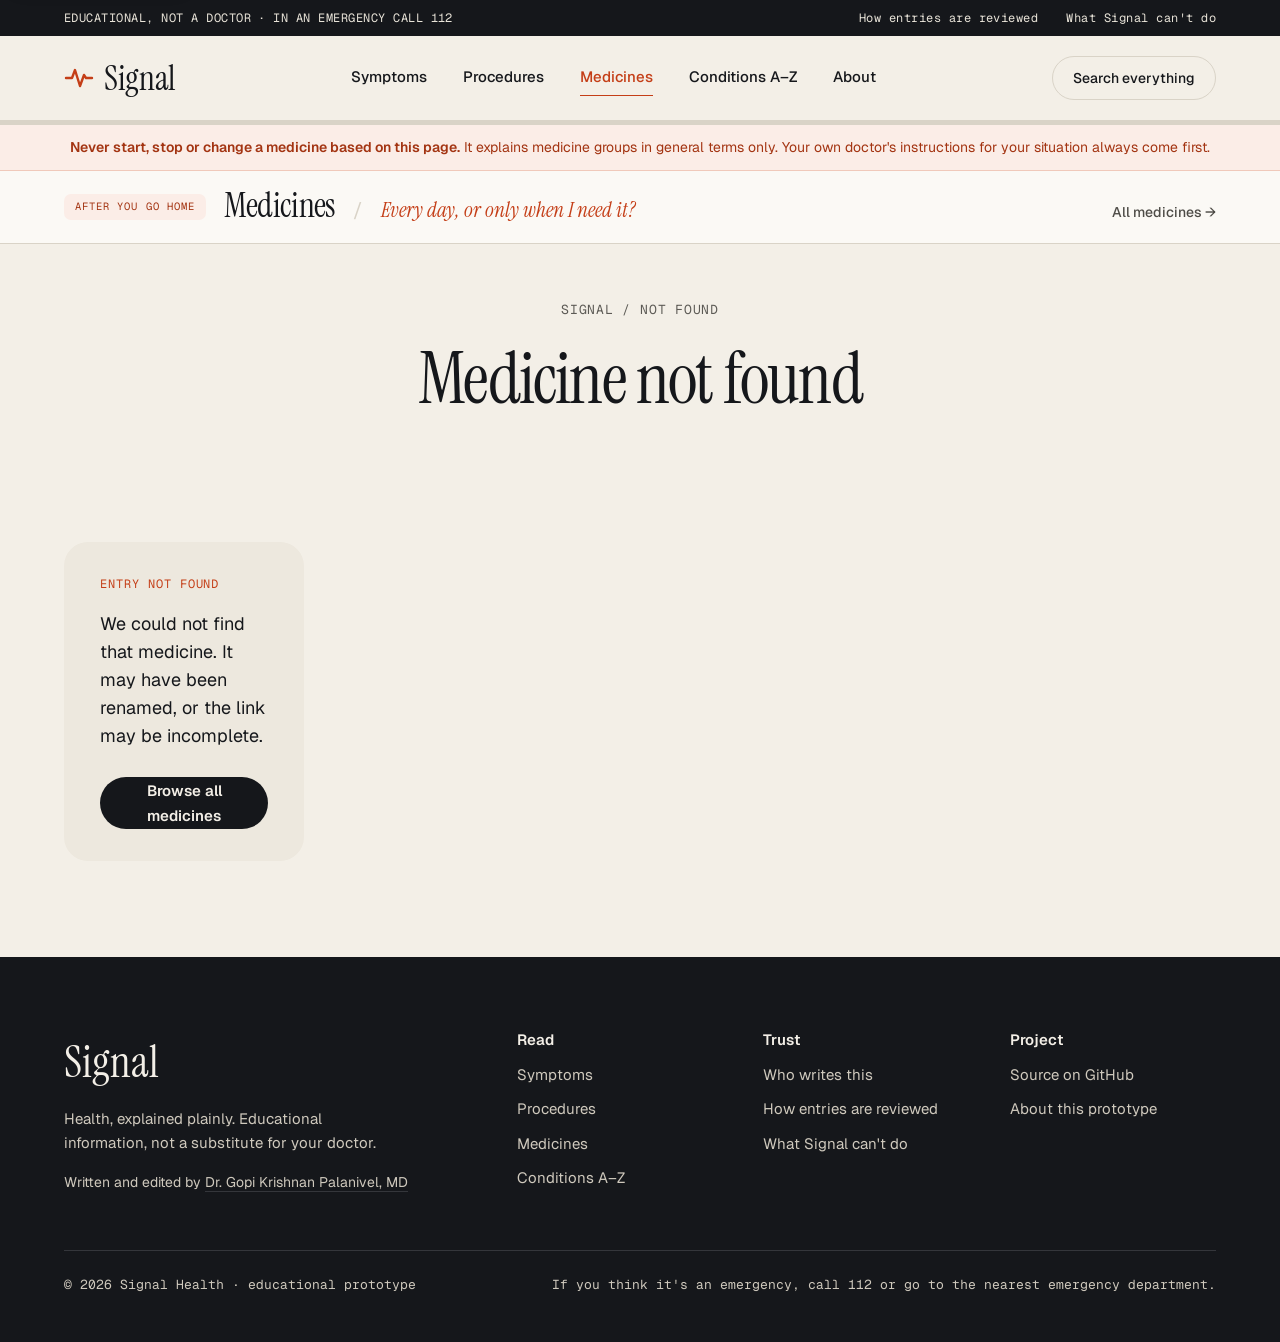
<file: medicines/entry.html>
<!DOCTYPE html>
<html lang="en">
<head>
<meta charset="UTF-8">
<meta name="viewport" content="width=device-width, initial-scale=1.0">
<title>Signal · Medicines</title>
<meta name="description" content="A plain-language medicine explainer from Signal — whether to take it every day, only when needed or as a course, and the mistakes that cause real harm.">
<meta name="theme-color" content="#F3EFE7">
<meta property="og:type" content="article">
<meta property="og:site_name" content="Signal">

<link rel="preconnect" href="https://fonts.googleapis.com">
<link rel="preconnect" href="https://fonts.gstatic.com" crossorigin>
<link href="https://fonts.googleapis.com/css2?family=Instrument+Serif:ital@0;1&family=Geist:wght@400;500;600&family=Geist+Mono:wght@400;500&display=swap" rel="stylesheet">
<link rel="stylesheet" href="../assets/anim.css">
<link rel="stylesheet" href="../assets/theme.css">

<style>
  .modepill { display: inline-flex; padding: 6px 12px; border-radius: 12px; font-size: 13px; font-weight: 500; }
  .modepill.daily  { background: var(--green-bg); color: var(--green); }
  .modepill.when   { background: var(--watch-bg); color: var(--watch); }
  .modepill.course { background: var(--rust-bg);  color: var(--rust-deep); }
  .modepill.mixed  { background: var(--warm);     color: var(--ink-muted); }
  .twocol { display: grid; grid-template-columns: repeat(2, minmax(0, 1fr)); gap: 16px; }
  .infocard { padding: 24px 26px; border-radius: var(--r-soft); background: var(--card); border: 1px solid var(--line); }
  .infocard .ih { font-family: var(--mono); font-size: 11px; letter-spacing: .09em; text-transform: uppercase; color: var(--ink-faint); margin-bottom: 10px; }
  .infocard .it { font-size: 16px; line-height: 1.6; color: var(--ink-body); }
  .syn { padding: 24px 26px; border-radius: var(--r-soft); background: var(--warm); font-size: 16px; line-height: 1.65; color: var(--ink-body); }
  .railcard { padding: 26px 28px; border-radius: var(--r-block); background: var(--card); border: 1px solid var(--line); }
  .railcard .rh { font-family: var(--mono); font-size: 11px; letter-spacing: .1em; text-transform: uppercase; color: var(--ink-faint); margin-bottom: 14px; }
  @media (max-width: 900px) { .twocol { grid-template-columns: minmax(0, 1fr); } }
  @media print {
    .utility, .nav, .progress, .art-toc, .art-rail, .footer, .keep, .sig-skip, .art-tools { display: none !important; }
    .art-grid { grid-template-columns: minmax(0,1fr) !important; padding: 0 !important; }
    body { background: #fff; }
  }
</style>
</head>
<body>
<a class="sig-skip" href="#main">Skip to the explainer</a>

<div class="utility">
  <div class="shell wrap">
    <div>EDUCATIONAL, NOT A DOCTOR &middot; IN AN EMERGENCY CALL 112</div>
    <div class="utility-links">
      <a href="../about.html#review">How entries are reviewed</a>
      <a href="../about.html#limits">What Signal can't do</a>
    </div>
  </div>
</div>

<header class="nav">
  <div class="shell wrap">
    <a href="../index.html" class="mark" aria-label="Signal — home">
      <svg width="30" height="30" viewBox="0 0 30 30" fill="none" stroke-width="2.4" stroke-linecap="round" stroke-linejoin="round" aria-hidden="true"><path d="M2 15h6l3-8 5 16 4-11 2 3h6"/></svg>
      Signal
    </a>
    <nav class="nav-links" aria-label="Sections">
      <a href="../symptoms/index.html">Symptoms</a>
      <a href="../procedures/index.html">Procedures</a>
      <a href="index.html" aria-current="page">Medicines</a>
      <a href="../a-z.html">Conditions A&ndash;Z</a>
      <a href="../about.html">About</a>
    </nav>
    <div class="nav-actions">
      <a class="btn btn--ghost btn--sm" href="../index.html#search">Search everything</a>
    </div>
  </div>
</header>

<div class="progress" aria-hidden="true"><span id="bar"></span></div>

<div class="safety">
  <div class="shell wrap"><b>Never start, stop or change a medicine based on this page.</b> It explains medicine groups in general terms only. Your own doctor's instructions for your situation always come first.</div>
</div>

<!-- Section identity — repeated on every entry so a reader who lands
     deep still knows which of the three questions they are inside. -->
<div class="masthead--slim">
  <div class="shell wrap">
    <span class="mh-phase">After you go home</span>
    <a href="index.html" class="mh-name-sm">Medicines</a>
    <span class="mh-sep" aria-hidden="true">/</span>
    <span class="mh-kicker-sm">Every day, or only when I need it?</span>
    <a class="mh-back" href="index.html">All medicines &rarr;</a>
  </div>
</div>

<main id="main">

  <header class="shell wrap art-head">
    <div class="art-crumb"><a href="../index.html">Signal</a> / <span id="crumbCat"></span></div>
    <h1 class="art-h1" id="title"></h1>
    <p class="art-stand" id="stand"></p>
    <div class="art-meta" id="meta"></div>
  </header>

  <div class="shell wrap art-grid">

    <nav class="art-toc" aria-label="On this page">
      <div class="head">On this page</div>
      <div id="toc" style="display:contents"></div>
      <div class="art-tools">
        <button class="icon-btn" id="shareBtn" type="button" aria-label="Copy link to this page">
          <svg width="18" height="18" viewBox="0 0 24 24" fill="none" stroke-width="2" stroke-linecap="round" stroke-linejoin="round" aria-hidden="true"><path d="M4 12v7a1 1 0 001 1h14a1 1 0 001-1v-7"/><path d="M12 3v12"/><path d="M7 8l5-5 5 5"/></svg>
        </button>
        <button class="icon-btn" id="printBtn" type="button" aria-label="Print this page">
          <svg width="18" height="18" viewBox="0 0 24 24" fill="none" stroke-width="2" stroke-linejoin="round" aria-hidden="true"><path d="M6 9V3h12v6"/><rect x="3" y="9" width="18" height="8" rx="2"/><path d="M7 14h10v7H7z"/></svg>
        </button>
      </div>
    </nav>

    <article class="article" id="article"></article>

    <aside class="art-rail">
      <div class="sticky" id="rail"></div>
    </aside>

  </div>

  <section class="band band--card keep" id="keepWrap" hidden>
    <div class="shell wrap stack gap-36">
      <h2 class="h-sub">Keep reading</h2>
      <div class="grid-3" id="keep"></div>
    </div>
  </section>

</main>

<footer class="footer">
  <div class="shell wrap">
    <div class="footer-grid">
      <div class="footer-col">
        <div class="footer-mark">Signal</div>
        <p style="line-height:1.55;max-width:320px">Health, explained plainly. Educational information, not a substitute for your doctor.</p>
        <p class="footer-byline">Written and edited by <a href="../about.html">Dr. Gopi Krishnan Palanivel, MD</a></p>
      </div>
      <div class="footer-col">
        <div class="head">Read</div>
        <a href="../symptoms/index.html">Symptoms</a>
        <a href="../procedures/index.html">Procedures</a>
        <a href="index.html">Medicines</a>
        <a href="../a-z.html">Conditions A&ndash;Z</a>
      </div>
      <div class="footer-col">
        <div class="head">Trust</div>
        <a href="../about.html">Who writes this</a>
        <a href="../about.html#review">How entries are reviewed</a>
        <a href="../about.html#limits">What Signal can't do</a>
      </div>
      <div class="footer-col">
        <div class="head">Project</div>
        <a href="https://github.com/gopitherobot/signal-health">Source on GitHub</a>
        <a href="https://github.com/gopitherobot/signal-health/blob/main/README.md">About this prototype</a>
      </div>
    </div>
    <div class="footer-base">
      <span>&copy; <span id="yr"></span> Signal Health &middot; educational prototype</span>
      <span>If you think it's an emergency, call 112 or go to the nearest emergency department.</span>
    </div>
  </div>
</footer>

<script src="../data/medicines.js"></script>
<script src="../data/classification.js"></script>
<script src="../data/manifest.js"></script>
<script src="../data/editorial.js"></script>
<script src="../assets/icons.js"></script>
<script src="../assets/signal.js"></script>
<script>
document.getElementById('yr').textContent = new Date().getFullYear();

(function () {
  const MED = window.MEDICINES, PHARM = window.PHARM, SYS = window.SYSTEMS;
  const modeNames = { daily: "Take every day", when: "Take when needed", course: "Take as a course", mixed: "Depends on type" };
  const ruleLabel = {
    daily:  "The rule · take every day",
    when:   "The rule · take when needed",
    course: "The rule · take as a course",
    mixed:  "The rule · it depends"
  };

  const slug = SignalSlug();
  const d = slug ? MED[slug] : null;
  const article = document.getElementById('article');

  if (!d) {
    document.getElementById('title').textContent = 'Medicine not found';
    document.getElementById('crumbCat').textContent = 'Not found';
    article.innerHTML = SignalNotFound('medicines');
    document.querySelector('.art-toc').style.display = 'none';
    return;
  }

  document.title = `${d.name} — Signal`;
  document.querySelector('meta[name="description"]').setAttribute('content', d.mini);
  document.getElementById('crumbCat').textContent = d.cat;
  document.getElementById('title').textContent = d.name;
  document.getElementById('stand').textContent = d.mini;

  document.getElementById('meta').innerHTML = `
    <span class="who"><span class="avatar"></span><span>${SignalReviewLine(d)}</span></span>
    <span class="sep"></span>
    <span>${SignalReadTime(d)} min read</span>
    <span class="sep"></span>
    <span class="modepill ${d.mode}">${modeNames[d.mode]}</span>`;

  const li = a => a.map(x => `<li>${x}</li>`).join('');

  /* Which classes sit inside this group, and which conditions use it. */
  const inClasses = [];
  Object.entries(PHARM).forEach(([fk, fam]) => Object.entries(fam.classes).forEach(([ck, c]) => {
    if (c.med === slug) inClasses.push(`<span class="sig-rel-chip" style="cursor:default">${c.name}</span>`);
  }));
  const inConds = [];
  Object.values(SYS).forEach(s => s.conditions.forEach(c => {
    if (c.meds.includes(slug)) inConds.push(`<span class="sig-rel-chip" style="cursor:default">${c.name}</span>`);
  }));

  article.innerHTML = `
    <div class="rule ${d.mode}">
      <span class="rico" aria-hidden="true">${SignalIcon(d.mode === 'mixed' ? 'pill' : d.mode, 34)}</span>
      <div><div class="rl">${ruleLabel[d.mode]}</div><div class="rt">${d.rule}</div></div>
    </div>

    <p>${d.story}</p>

    <h2>Why it's prescribed, and how it helps</h2>
    <div class="twocol">
      <div class="infocard"><div class="ih">Why it's prescribed</div><div class="it">${d.why}</div></div>
      <div class="infocard"><div class="ih">How it helps</div><div class="it">${d.how}</div></div>
    </div>

    <h2>Where it's used</h2>
    <div class="syn"><b>Conditions:</b> ${d.syndrome}<br><br><b>In practice:</b> ${d.examples}</div>
    ${inClasses.length ? `<div class="chiprow" style="display:flex;flex-wrap:wrap;gap:8px;align-items:center"><span class="chiplabel meta">Drug classes within this group</span>${inClasses.join('')}</div>` : ''}
    ${inConds.length ? `<div class="chiprow" style="display:flex;flex-wrap:wrap;gap:8px;align-items:center"><span class="chiplabel meta">Conditions it's used in</span>${inConds.join('')}</div>` : ''}

    <h2>Common &mdash; and sometimes dangerous &mdash; mistakes</h2>
    <div class="mistakes">
      <div class="mh">What goes wrong most often</div>
      <ul>${li(d.mistakes)}</ul>
    </div>

    <h2>When to seek advice</h2>
    <div class="flags">
      <div class="fh"><span><span aria-hidden="true">&#9679;</span> Contact a doctor or pharmacist if</span></div>
      <ul>${li(d.flags)}</ul>
    </div>

    <h2>Questions worth asking</h2>
    <div class="ask"><h4>For your doctor or pharmacist</h4><ul>${li(d.ask)}</ul></div>

    ${SignalReview(d)}

    <div class="panel" style="background:var(--warm);border:0">
      Spotted something that looks wrong, or out of date?
      <a href="https://github.com/gopitherobot/signal-health/issues" style="border-bottom:1px solid var(--ink)">Report a correction</a>
    </div>`;

  const related = SignalRelated(d);
  document.getElementById('rail').innerHTML = `
    <div class="railcard" style="background:var(--ink);border-color:var(--ink);color:var(--paper)">
      <div class="rh" style="color:var(--rust-light)">The one rule</div>
      <p style="font-size:16px;line-height:1.55">${d.modeText}</p>
    </div>
    ${related ? `<div class="railcard"><div class="rh">Related on Signal</div>${related}</div>` : ''}
    <a class="btn btn--ghost" href="index.html" style="width:100%">&larr; All medicines</a>`;

  const keep = SignalKeepReading(d);
  if (keep) {
    document.getElementById('keep').innerHTML = keep;
    document.getElementById('keepWrap').hidden = false;
  }

  SignalArticle.init();
})();
</script>
</body>
</html>
</file>
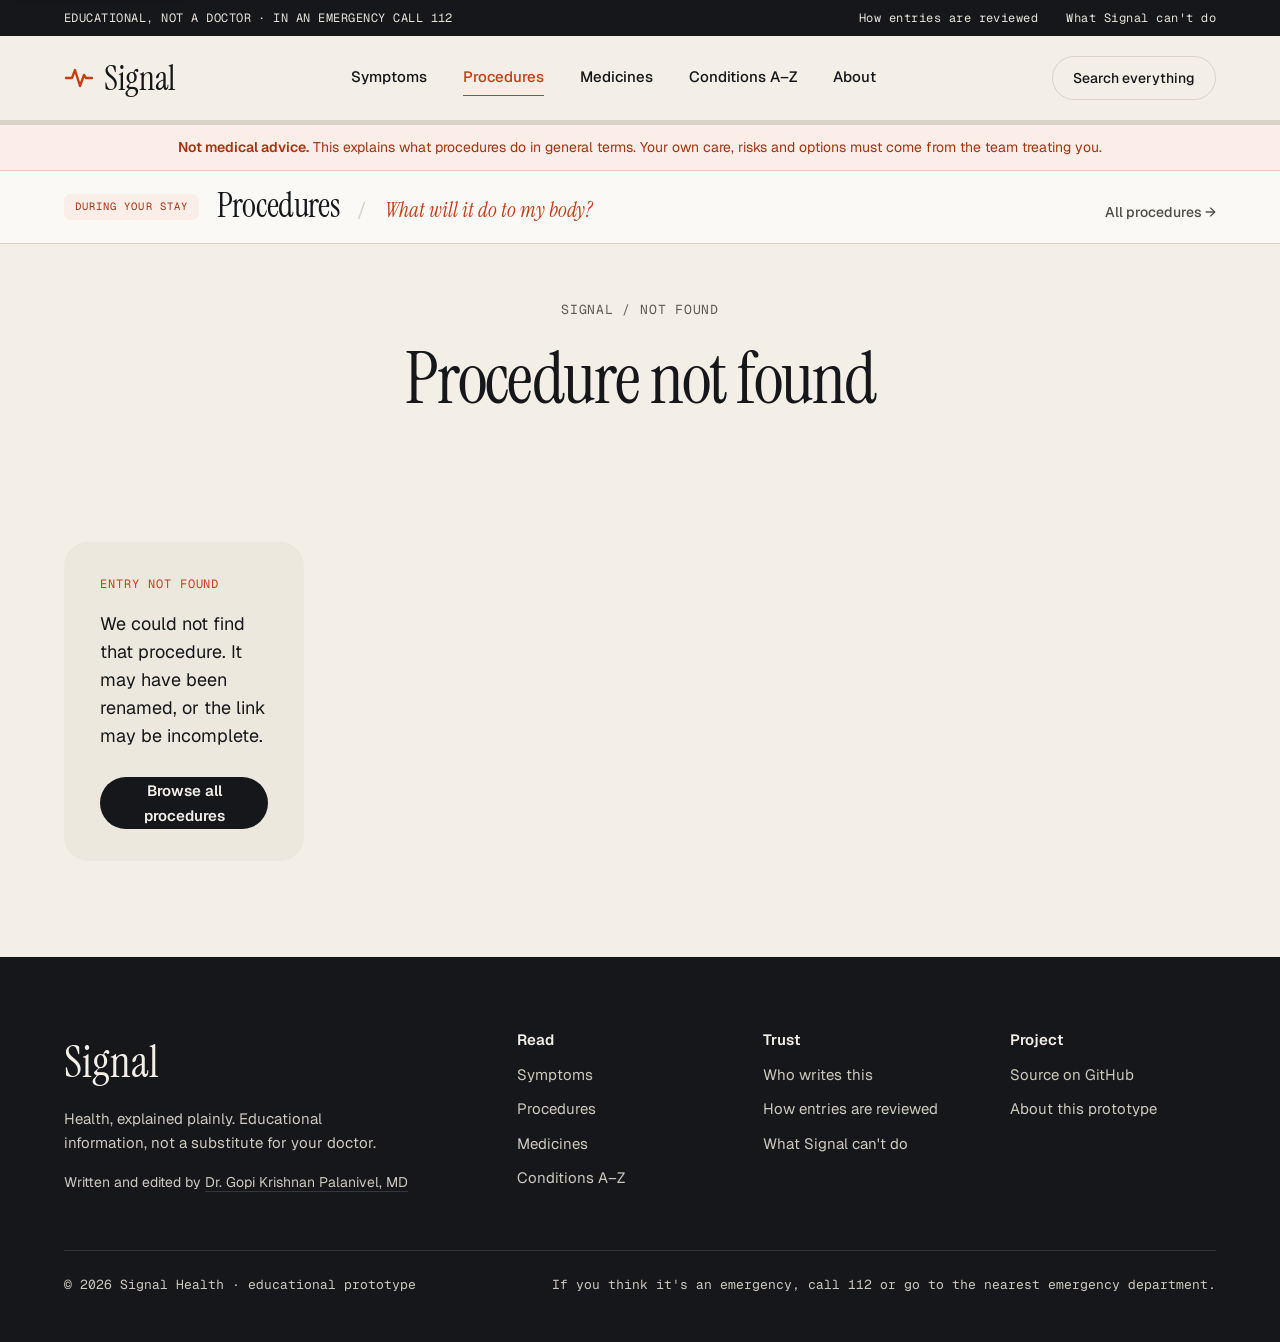
<file: procedures/entry.html>
<!DOCTYPE html>
<html lang="en">
<head>
<meta charset="UTF-8">
<meta name="viewport" content="width=device-width, initial-scale=1.0">
<title>Signal · Procedures</title>
<meta name="description" content="A plain-language procedure explainer from Signal — what changes structurally, functionally and chemically, the trade-off, and what to ask before you sign.">
<meta name="theme-color" content="#F3EFE7">
<meta property="og:type" content="article">
<meta property="og:site_name" content="Signal">

<link rel="preconnect" href="https://fonts.googleapis.com">
<link rel="preconnect" href="https://fonts.gstatic.com" crossorigin>
<link href="https://fonts.googleapis.com/css2?family=Instrument+Serif:ital@0;1&family=Geist:wght@400;500;600&family=Geist+Mono:wght@400;500&display=swap" rel="stylesheet">
<link rel="stylesheet" href="../assets/anim.css">
<link rel="stylesheet" href="../assets/theme.css">

<style>
  .togglehead { display: flex; flex-wrap: wrap; align-items: center; gap: 16px; margin-bottom: 4px; }
  .togglehint { font-size: 14px; color: var(--ink-faint); }
  .journey { display: flex; flex-direction: column; }
  .jstep { display: grid; grid-template-columns: 190px minmax(0, 1fr); gap: 20px; padding: 18px 0; border-top: 1px solid var(--line); }
  .jstep:first-child { border-top: 0; }
  .jn { font-family: var(--display); font-size: 22px; line-height: 1.2; }
  .jd { font-size: 16px; line-height: 1.6; color: var(--ink-muted); }
  .myth { padding: 20px 0; border-top: 1px solid var(--line); }
  .myth:first-child { border-top: 0; }
  .myth .m { font-family: var(--display); font-size: 22px; line-height: 1.25; }
  .myth .t { margin-top: 6px; font-size: 16px; line-height: 1.6; color: var(--ink-muted); }
  .myth .t b { color: var(--green); }
  .rbnote { margin-top: 14px; font-size: 15px; line-height: 1.6; color: var(--ink-faint); font-style: italic; }
  .ubadge { display: inline-flex; padding: 6px 12px; border-radius: 12px; font-size: 13px; font-weight: 500; }
  .ubadge.planned { background: var(--green-bg); color: var(--green); }
  .ubadge.urgent  { background: var(--watch-bg); color: var(--watch); }
  .ubadge.emerg   { background: var(--rust-bg);  color: var(--rust-deep); }
  .railcard { padding: 26px 28px; border-radius: var(--r-block); background: var(--card); border: 1px solid var(--line); }
  .railcard .rh { font-family: var(--mono); font-size: 11px; letter-spacing: .1em; text-transform: uppercase; color: var(--ink-faint); margin-bottom: 14px; }
  @media (max-width: 900px) { .jstep { grid-template-columns: minmax(0, 1fr); gap: 6px; } }
  @media print {
    .utility, .nav, .progress, .art-toc, .art-rail, .footer, .keep, .sig-skip, .art-tools { display: none !important; }
    .art-grid { grid-template-columns: minmax(0,1fr) !important; padding: 0 !important; }
    body { background: #fff; }
  }
</style>
</head>
<body>
<a class="sig-skip" href="#main">Skip to the explainer</a>

<div class="utility">
  <div class="shell wrap">
    <div>EDUCATIONAL, NOT A DOCTOR &middot; IN AN EMERGENCY CALL 112</div>
    <div class="utility-links">
      <a href="../about.html#review">How entries are reviewed</a>
      <a href="../about.html#limits">What Signal can't do</a>
    </div>
  </div>
</div>

<header class="nav">
  <div class="shell wrap">
    <a href="../index.html" class="mark" aria-label="Signal — home">
      <svg width="30" height="30" viewBox="0 0 30 30" fill="none" stroke-width="2.4" stroke-linecap="round" stroke-linejoin="round" aria-hidden="true"><path d="M2 15h6l3-8 5 16 4-11 2 3h6"/></svg>
      Signal
    </a>
    <nav class="nav-links" aria-label="Sections">
      <a href="../symptoms/index.html">Symptoms</a>
      <a href="index.html" aria-current="page">Procedures</a>
      <a href="../medicines/index.html">Medicines</a>
      <a href="../a-z.html">Conditions A&ndash;Z</a>
      <a href="../about.html">About</a>
    </nav>
    <div class="nav-actions">
      <a class="btn btn--ghost btn--sm" href="../index.html#search">Search everything</a>
    </div>
  </div>
</header>

<div class="progress" aria-hidden="true"><span id="bar"></span></div>

<div class="safety">
  <div class="shell wrap"><b>Not medical advice.</b> This explains what procedures do in general terms. Your own care, risks and options must come from the team treating you.</div>
</div>

<!-- Section identity — repeated on every entry so a reader who lands
     deep still knows which of the three questions they are inside. -->
<div class="masthead--slim">
  <div class="shell wrap">
    <span class="mh-phase">During your stay</span>
    <a href="index.html" class="mh-name-sm">Procedures</a>
    <span class="mh-sep" aria-hidden="true">/</span>
    <span class="mh-kicker-sm">What will it do to my body?</span>
    <a class="mh-back" href="index.html">All procedures &rarr;</a>
  </div>
</div>

<main id="main">

  <header class="shell wrap art-head">
    <div class="art-crumb"><a href="../index.html">Signal</a> / <span id="crumbCat"></span></div>
    <h1 class="art-h1" id="title"></h1>
    <p class="art-stand" id="stand"></p>
    <div class="art-meta" id="meta"></div>
  </header>

  <div class="shell wrap art-grid">

    <nav class="art-toc" aria-label="On this page">
      <div class="head">On this page</div>
      <div id="toc" style="display:contents"></div>
      <div class="art-tools">
        <button class="icon-btn" id="shareBtn" type="button" aria-label="Copy link to this page">
          <svg width="18" height="18" viewBox="0 0 24 24" fill="none" stroke-width="2" stroke-linecap="round" stroke-linejoin="round" aria-hidden="true"><path d="M4 12v7a1 1 0 001 1h14a1 1 0 001-1v-7"/><path d="M12 3v12"/><path d="M7 8l5-5 5 5"/></svg>
        </button>
        <button class="icon-btn" id="printBtn" type="button" aria-label="Print this page">
          <svg width="18" height="18" viewBox="0 0 24 24" fill="none" stroke-width="2" stroke-linejoin="round" aria-hidden="true"><path d="M6 9V3h12v6"/><rect x="3" y="9" width="18" height="8" rx="2"/><path d="M7 14h10v7H7z"/></svg>
        </button>
      </div>
    </nav>

    <article class="article" id="article"></article>

    <aside class="art-rail">
      <div class="sticky" id="rail"></div>
    </aside>

  </div>

  <section class="band band--card keep" id="keepWrap" hidden>
    <div class="shell wrap stack gap-36">
      <h2 class="h-sub">Keep reading</h2>
      <div class="grid-3" id="keep"></div>
    </div>
  </section>

</main>

<footer class="footer">
  <div class="shell wrap">
    <div class="footer-grid">
      <div class="footer-col">
        <div class="footer-mark">Signal</div>
        <p style="line-height:1.55;max-width:320px">Health, explained plainly. Educational information, not a substitute for your doctor.</p>
        <p class="footer-byline">Written and edited by <a href="../about.html">Dr. Gopi Krishnan Palanivel, MD</a></p>
      </div>
      <div class="footer-col">
        <div class="head">Read</div>
        <a href="../symptoms/index.html">Symptoms</a>
        <a href="index.html">Procedures</a>
        <a href="../medicines/index.html">Medicines</a>
        <a href="../a-z.html">Conditions A&ndash;Z</a>
      </div>
      <div class="footer-col">
        <div class="head">Trust</div>
        <a href="../about.html">Who writes this</a>
        <a href="../about.html#review">How entries are reviewed</a>
        <a href="../about.html#limits">What Signal can't do</a>
      </div>
      <div class="footer-col">
        <div class="head">Project</div>
        <a href="https://github.com/gopitherobot/signal-health">Source on GitHub</a>
        <a href="https://github.com/gopitherobot/signal-health/blob/main/README.md">About this prototype</a>
      </div>
    </div>
    <div class="footer-base">
      <span>&copy; <span id="yr"></span> Signal Health &middot; educational prototype</span>
      <span>If you think it's an emergency, call 112 or go to the nearest emergency department.</span>
    </div>
  </div>
</footer>

<script src="../data/procedures.js"></script>
<script src="../data/manifest.js"></script>
<script src="../data/editorial.js"></script>
<script src="../assets/icons.js"></script>
<script src="../assets/signal.js"></script>
<script>
document.getElementById('yr').textContent = new Date().getFullYear();

let state = 'after';
let CUR = null;

/* The signature interaction: the same three layers, re-read before and after. */
function setState(s){
  state = s;
  const d = CUR;
  if (!d) return;
  const wrap = document.getElementById('axesWrap');
  wrap.className = 'axes state-' + s;
  wrap.innerHTML = (s === 'before' ? d.axes.before : d.axes.after)
    .map(a => `<div class="axis"><div class="al">${a.l}</div><div class="ab">${a.b}</div></div>`).join('');

  const bB = document.getElementById('bBefore'), bA = document.getElementById('bAfter');
  bB.classList.toggle('on', s === 'before');
  bA.classList.toggle('on', s === 'after');
  bB.setAttribute('aria-pressed', s === 'before');
  bA.setAttribute('aria-pressed', s === 'after');

  const sl = document.getElementById('slider'), bw = bB.offsetWidth;
  if (s === 'before') { sl.style.transform = 'translateX(0)'; sl.style.width = bw + 'px'; }
  else { sl.style.transform = `translateX(${bw}px)`; sl.style.width = bA.offsetWidth + 'px'; }
}

(function () {
  const slug = SignalSlug();
  const d = slug ? window.PROCEDURES[slug] : null;
  const article = document.getElementById('article');

  if (!d) {
    document.getElementById('title').textContent = 'Procedure not found';
    document.getElementById('crumbCat').textContent = 'Not found';
    article.innerHTML = SignalNotFound('procedures');
    document.querySelector('.art-toc').style.display = 'none';
    return;
  }
  CUR = d;

  document.title = `${d.name} — Signal`;
  document.querySelector('meta[name="description"]').setAttribute('content', d.mini);
  document.getElementById('crumbCat').textContent = d.cat;
  document.getElementById('title').textContent = d.name;
  document.getElementById('stand').textContent = d.mini;

  document.getElementById('meta').innerHTML = `
    <span class="who"><span class="avatar"></span><span>${SignalReviewLine(d)}</span></span>
    <span class="sep"></span>
    <span>${SignalReadTime(d)} min read</span>
    <span class="sep"></span>
    <span class="badges" style="display:flex;gap:6px">${d.urgency.map(u => `<span class="ubadge ${u.c}">${u.t}</span>`).join('')}</span>`;

  const li = a => a.map(x => `<li>${x}</li>`).join('');

  article.innerHTML = `
    <div class="answer">
      <div class="head">When it's used</div>
      <p style="font-size:18px;line-height:1.6">${d.indications}</p>
    </div>

    <p>${d.story}</p>

    <h2 id="changes">What changes in your body</h2>
    <div class="togglehead">
      <span class="toggle" role="group" aria-labelledby="changes">
        <span class="slider" id="slider" aria-hidden="true"></span>
        <button id="bBefore" type="button" aria-pressed="false" onclick="setState('before')">Before</button>
        <button id="bAfter"  type="button" aria-pressed="true"  onclick="setState('after')">After</button>
      </span>
      <span class="togglehint">Flip to compare across all three layers</span>
    </div>
    <div class="axes state-after" id="axesWrap" aria-live="polite"></div>

    <h2>The trade-off</h2>
    <div class="split">
      <div class="col good"><h4>Why it's done</h4><ul>${li(d.benefits)}</ul></div>
      <div class="col risk"><h4>What to weigh</h4><ul>${li(d.risks)}</ul></div>
    </div>
    <p class="rbnote">${d.rbnote}</p>

    <h2>The journey</h2>
    <div class="journey">
      ${d.journey.map(j => `<div class="jstep"><div class="jn">${j.n}</div><div class="jd">${j.d}</div></div>`).join('')}
    </div>

    <h2>Myths, cleared up</h2>
    <div>${d.myths.map(m => `<div class="myth"><div class="m">${m.m}</div><div class="t">${m.t}</div></div>`).join('')}</div>

    <h2>Questions worth asking</h2>
    <div class="ask"><h4>Before you sign the consent form</h4><ul>${li(d.ask)}</ul></div>

    ${SignalReview(d)}

    <div class="panel" style="background:var(--warm);border:0">
      Spotted something that looks wrong, or out of date?
      <a href="https://github.com/gopitherobot/signal-health/issues" style="border-bottom:1px solid var(--ink)">Report a correction</a>
    </div>`;

  const related = SignalRelated(d);
  document.getElementById('rail').innerHTML = `
    ${related ? `<div class="railcard"><div class="rh">Related on Signal</div>${related}</div>` : ''}
    <div class="railcard" style="background:var(--green);border-color:var(--green);color:var(--paper)">
      <div class="rh" style="color:var(--green-light)">Before you consent</div>
      <p style="font-size:15px;line-height:1.55;color:var(--green-pale)">You are allowed to ask why this procedure, what happens if you wait, and what the alternatives are &mdash; including doing nothing. The questions above are a starting point.</p>
    </div>
    <a class="btn btn--ghost" href="index.html" style="width:100%">&larr; All procedures</a>`;

  const keep = SignalKeepReading(d);
  if (keep) {
    document.getElementById('keep').innerHTML = keep;
    document.getElementById('keepWrap').hidden = false;
  }

  SignalArticle.init();
  requestAnimationFrame(() => setState('after'));
})();
</script>
</body>
</html>
</file>
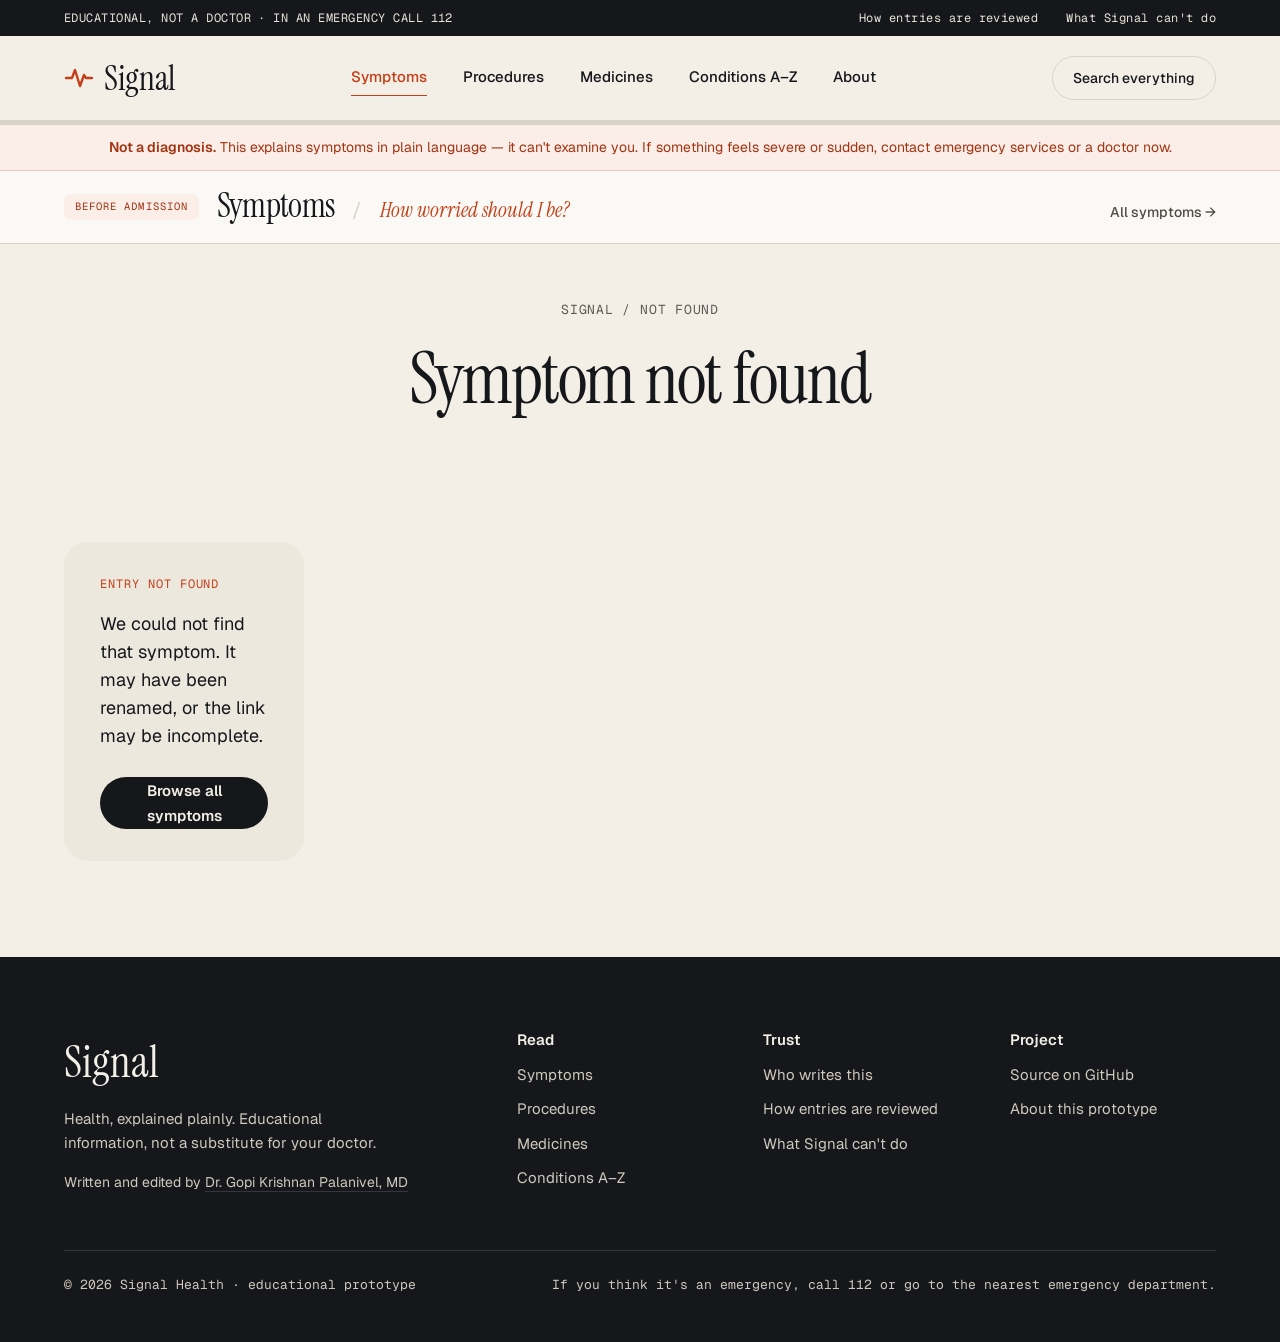
<file: symptoms/entry.html>
<!DOCTYPE html>
<html lang="en">
<head>
<meta charset="UTF-8">
<meta name="viewport" content="width=device-width, initial-scale=1.0">
<title>Signal · Symptoms</title>
<meta name="description" content="A plain-language symptom explainer from Signal — how worried to be, the red flags that mean act now, and what usually lies behind it.">
<meta name="theme-color" content="#F3EFE7">
<meta property="og:type" content="article">
<meta property="og:site_name" content="Signal">

<link rel="preconnect" href="https://fonts.googleapis.com">
<link rel="preconnect" href="https://fonts.gstatic.com" crossorigin>
<link href="https://fonts.googleapis.com/css2?family=Instrument+Serif:ital@0;1&family=Geist:wght@400;500;600&family=Geist+Mono:wght@400;500&display=swap" rel="stylesheet">
<link rel="stylesheet" href="../assets/anim.css">
<link rel="stylesheet" href="../assets/theme.css">

<style>
  .causes { display: flex; flex-direction: column; border-radius: var(--r-soft); border: 1px solid var(--line); background: var(--card); overflow: hidden; }
  .cause { display: flex; gap: 20px; align-items: flex-start; padding: 18px 22px; border-top: 1px solid var(--line); }
  .cause:first-child { border-top: 0; }
  .cause .cn { display: block; font-weight: 600; font-size: 16.5px; color: var(--ink); }
  .cause .cd { display: block; font-size: 15.5px; line-height: 1.55; color: var(--ink-muted); margin-top: 3px; }
  .types { display: grid; grid-template-columns: repeat(2, minmax(0, 1fr)); gap: 14px; }
  .railcard { padding: 26px 28px; border-radius: var(--r-block); background: var(--card); border: 1px solid var(--line); }
  .railcard .rh { font-family: var(--mono); font-size: 11px; letter-spacing: .1em; text-transform: uppercase; color: var(--ink-faint); margin-bottom: 14px; }
  @media (max-width: 900px) { .types { grid-template-columns: minmax(0, 1fr); } .cause { flex-direction: column; gap: 8px; } }
  @media print {
    .utility, .nav, .progress, .art-toc, .art-rail, .footer, .keep, .sig-skip, .art-tools { display: none !important; }
    .art-grid { grid-template-columns: minmax(0,1fr) !important; padding: 0 !important; }
    body { background: #fff; }
  }
</style>
</head>
<body>
<a class="sig-skip" href="#main">Skip to the explainer</a>

<div class="utility">
  <div class="shell wrap">
    <div>EDUCATIONAL, NOT A DOCTOR &middot; IN AN EMERGENCY CALL 112</div>
    <div class="utility-links">
      <a href="../about.html#review">How entries are reviewed</a>
      <a href="../about.html#limits">What Signal can't do</a>
    </div>
  </div>
</div>

<header class="nav">
  <div class="shell wrap">
    <a href="../index.html" class="mark" aria-label="Signal — home">
      <svg width="30" height="30" viewBox="0 0 30 30" fill="none" stroke-width="2.4" stroke-linecap="round" stroke-linejoin="round" aria-hidden="true"><path d="M2 15h6l3-8 5 16 4-11 2 3h6"/></svg>
      Signal
    </a>
    <nav class="nav-links" aria-label="Sections">
      <a href="index.html" aria-current="page">Symptoms</a>
      <a href="../procedures/index.html">Procedures</a>
      <a href="../medicines/index.html">Medicines</a>
      <a href="../a-z.html">Conditions A&ndash;Z</a>
      <a href="../about.html">About</a>
    </nav>
    <div class="nav-actions">
      <a class="btn btn--ghost btn--sm" href="../index.html#search">Search everything</a>
    </div>
  </div>
</header>

<div class="progress" aria-hidden="true"><span id="bar"></span></div>

<div class="safety">
  <div class="shell wrap"><b>Not a diagnosis.</b> This explains symptoms in plain language &mdash; it can't examine you. If something feels severe or sudden, contact emergency services or a doctor now.</div>
</div>

<!-- Section identity — repeated on every entry so a reader who lands
     deep still knows which of the three questions they are inside. -->
<div class="masthead--slim">
  <div class="shell wrap">
    <span class="mh-phase">Before admission</span>
    <a href="index.html" class="mh-name-sm">Symptoms</a>
    <span class="mh-sep" aria-hidden="true">/</span>
    <span class="mh-kicker-sm">How worried should I be?</span>
    <a class="mh-back" href="index.html">All symptoms &rarr;</a>
  </div>
</div>

<main id="main">

  <header class="shell wrap art-head">
    <div class="art-crumb"><a href="../index.html">Signal</a> / <span id="crumbSys"></span></div>
    <h1 class="art-h1" id="title"></h1>
    <p class="art-stand" id="stand"></p>
    <div class="art-meta" id="meta"></div>
  </header>

  <div class="shell wrap art-grid">

    <nav class="art-toc" aria-label="On this page">
      <div class="head">On this page</div>
      <div id="toc" style="display:contents"></div>
      <div class="art-tools">
        <button class="icon-btn" id="shareBtn" type="button" aria-label="Copy link to this page">
          <svg width="18" height="18" viewBox="0 0 24 24" fill="none" stroke-width="2" stroke-linecap="round" stroke-linejoin="round" aria-hidden="true"><path d="M4 12v7a1 1 0 001 1h14a1 1 0 001-1v-7"/><path d="M12 3v12"/><path d="M7 8l5-5 5 5"/></svg>
        </button>
        <button class="icon-btn" id="printBtn" type="button" aria-label="Print this page">
          <svg width="18" height="18" viewBox="0 0 24 24" fill="none" stroke-width="2" stroke-linejoin="round" aria-hidden="true"><path d="M6 9V3h12v6"/><rect x="3" y="9" width="18" height="8" rx="2"/><path d="M7 14h10v7H7z"/></svg>
        </button>
      </div>
    </nav>

    <article class="article" id="article"></article>

    <aside class="art-rail">
      <div class="sticky" id="rail"></div>
    </aside>

  </div>

  <section class="band band--card keep" id="keepWrap" hidden>
    <div class="shell wrap stack gap-36">
      <h2 class="h-sub">Keep reading</h2>
      <div class="grid-3" id="keep"></div>
    </div>
  </section>

</main>

<footer class="footer">
  <div class="shell wrap">
    <div class="footer-grid">
      <div class="footer-col">
        <div class="footer-mark">Signal</div>
        <p style="line-height:1.55;max-width:320px">Health, explained plainly. Educational information, not a substitute for your doctor.</p>
        <p class="footer-byline">Written and edited by <a href="../about.html">Dr. Gopi Krishnan Palanivel, MD</a></p>
      </div>
      <div class="footer-col">
        <div class="head">Read</div>
        <a href="index.html">Symptoms</a>
        <a href="../procedures/index.html">Procedures</a>
        <a href="../medicines/index.html">Medicines</a>
        <a href="../a-z.html">Conditions A&ndash;Z</a>
      </div>
      <div class="footer-col">
        <div class="head">Trust</div>
        <a href="../about.html">Who writes this</a>
        <a href="../about.html#review">How entries are reviewed</a>
        <a href="../about.html#limits">What Signal can't do</a>
      </div>
      <div class="footer-col">
        <div class="head">Project</div>
        <a href="https://github.com/gopitherobot/signal-health">Source on GitHub</a>
        <a href="https://github.com/gopitherobot/signal-health/blob/main/README.md">About this prototype</a>
      </div>
    </div>
    <div class="footer-base">
      <span>&copy; <span id="yr"></span> Signal Health &middot; educational prototype</span>
      <span>If you think it's an emergency, call 112 or go to the nearest emergency department.</span>
    </div>
  </div>
</footer>

<script src="../data/symptoms.js"></script>
<script src="../data/manifest.js"></script>
<script src="../data/editorial.js"></script>
<script src="../assets/icons.js"></script>
<script src="../assets/signal.js"></script>
<script>
document.getElementById('yr').textContent = new Date().getFullYear();

(function () {
  const slug = SignalSlug();
  const d = slug ? window.SYMPTOMS[slug] : null;
  const article = document.getElementById('article');

  if (!d) {
    document.getElementById('title').textContent = 'Symptom not found';
    document.getElementById('crumbSys').textContent = 'Not found';
    article.innerHTML = SignalNotFound('symptoms');
    document.querySelector('.art-toc').style.display = 'none';
    return;
  }

  /* ── head ── */
  document.title = `${d.name} — Signal`;
  const desc = d.mini;
  document.querySelector('meta[name="description"]').setAttribute('content', desc);
  document.getElementById('crumbSys').textContent = d.system;

  /* One italic accent word, matching the house style, without mangling names. */
  document.getElementById('title').textContent = d.name;
  document.getElementById('stand').textContent = d.mini;

  const URG = { calm: 'chip--calm', watch: 'chip--watch', now: 'chip--now' };
  document.getElementById('meta').innerHTML = `
    <span class="who"><span class="avatar"></span><span>${SignalReviewLine(d)}</span></span>
    <span class="sep"></span>
    <span>${SignalReadTime(d)} min read</span>
    <span class="sep"></span>
    <span class="chip ${URG[d.urgency.level] || 'chip--quiet'}">${d.urgency.badge}</span>`;

  /* ── article body ── */
  const causes = d.causes.map(c => `
    <div class="cause">
      <span class="freq ${c.f}">${c.f}</span>
      <span><span class="cn">${c.n}</span><span class="cd">${c.d}</span></span>
    </div>`).join('');

  const types = d.types.map(t => `
    <div class="panel"><div class="pt">${t.n}</div><div class="pd">${t.d}</div></div>`).join('');

  const flags = d.flags.map(f => `<li>${f}</li>`).join('');

  article.innerHTML = `
    <div class="answer">
      <div class="head">How worried should I be?</div>
      <p style="font-size:18px;line-height:1.6">${d.urgency.text}</p>
    </div>

    <h2>Red flags &mdash; don't wait if you have these</h2>
    <div class="flags">
      <div class="fh"><span><span aria-hidden="true">&#9679;</span> Seek care now if any of these apply</span></div>
      <ul>${flags}</ul>
    </div>

    <h2>What it usually is</h2>
    <p>${d.story}</p>
    <div class="causes">${causes}</div>
    <p class="sig-rel-note" style="margin:0">Frequency bands are relative and illustrative &mdash; they describe how often a cause turns up, not your personal odds.</p>

    <h2>The different kinds</h2>
    <div class="types">${types}</div>

    <h2>Where you are changes the odds</h2>
    <div class="region">
      <b>Regional note.</b> ${d.region.t}
      <div class="rn">${d.region.note}</div>
    </div>

    ${SignalReview(d)}

    <div class="panel" style="background:var(--warm);border:0">
      Spotted something that looks wrong, or out of date?
      <a href="https://github.com/gopitherobot/signal-health/issues" style="border-bottom:1px solid var(--ink)">Report a correction</a>
    </div>`;

  /* ── rail ── */
  const related = SignalRelated(d);
  document.getElementById('rail').innerHTML = `
    ${related ? `<div class="railcard"><div class="rh">Related on Signal</div>${related}</div>` : ''}
    <div class="railcard" style="background:var(--green);border-color:var(--green);color:var(--paper)">
      <div class="rh" style="color:var(--green-light)">Still worried?</div>
      <p style="font-size:15px;line-height:1.55;color:var(--green-pale)">Signal can't examine you. If your symptom is severe, sudden, or matches a red flag above, contact a doctor or emergency services rather than reading on.</p>
    </div>
    <a class="btn btn--ghost" href="index.html" style="width:100%">&larr; All symptoms</a>`;

  /* ── keep reading ── */
  const keep = SignalKeepReading(d);
  if (keep) {
    document.getElementById('keep').innerHTML = keep;
    document.getElementById('keepWrap').hidden = false;
  }

  SignalArticle.init();
})();
</script>
</body>
</html>
</file>
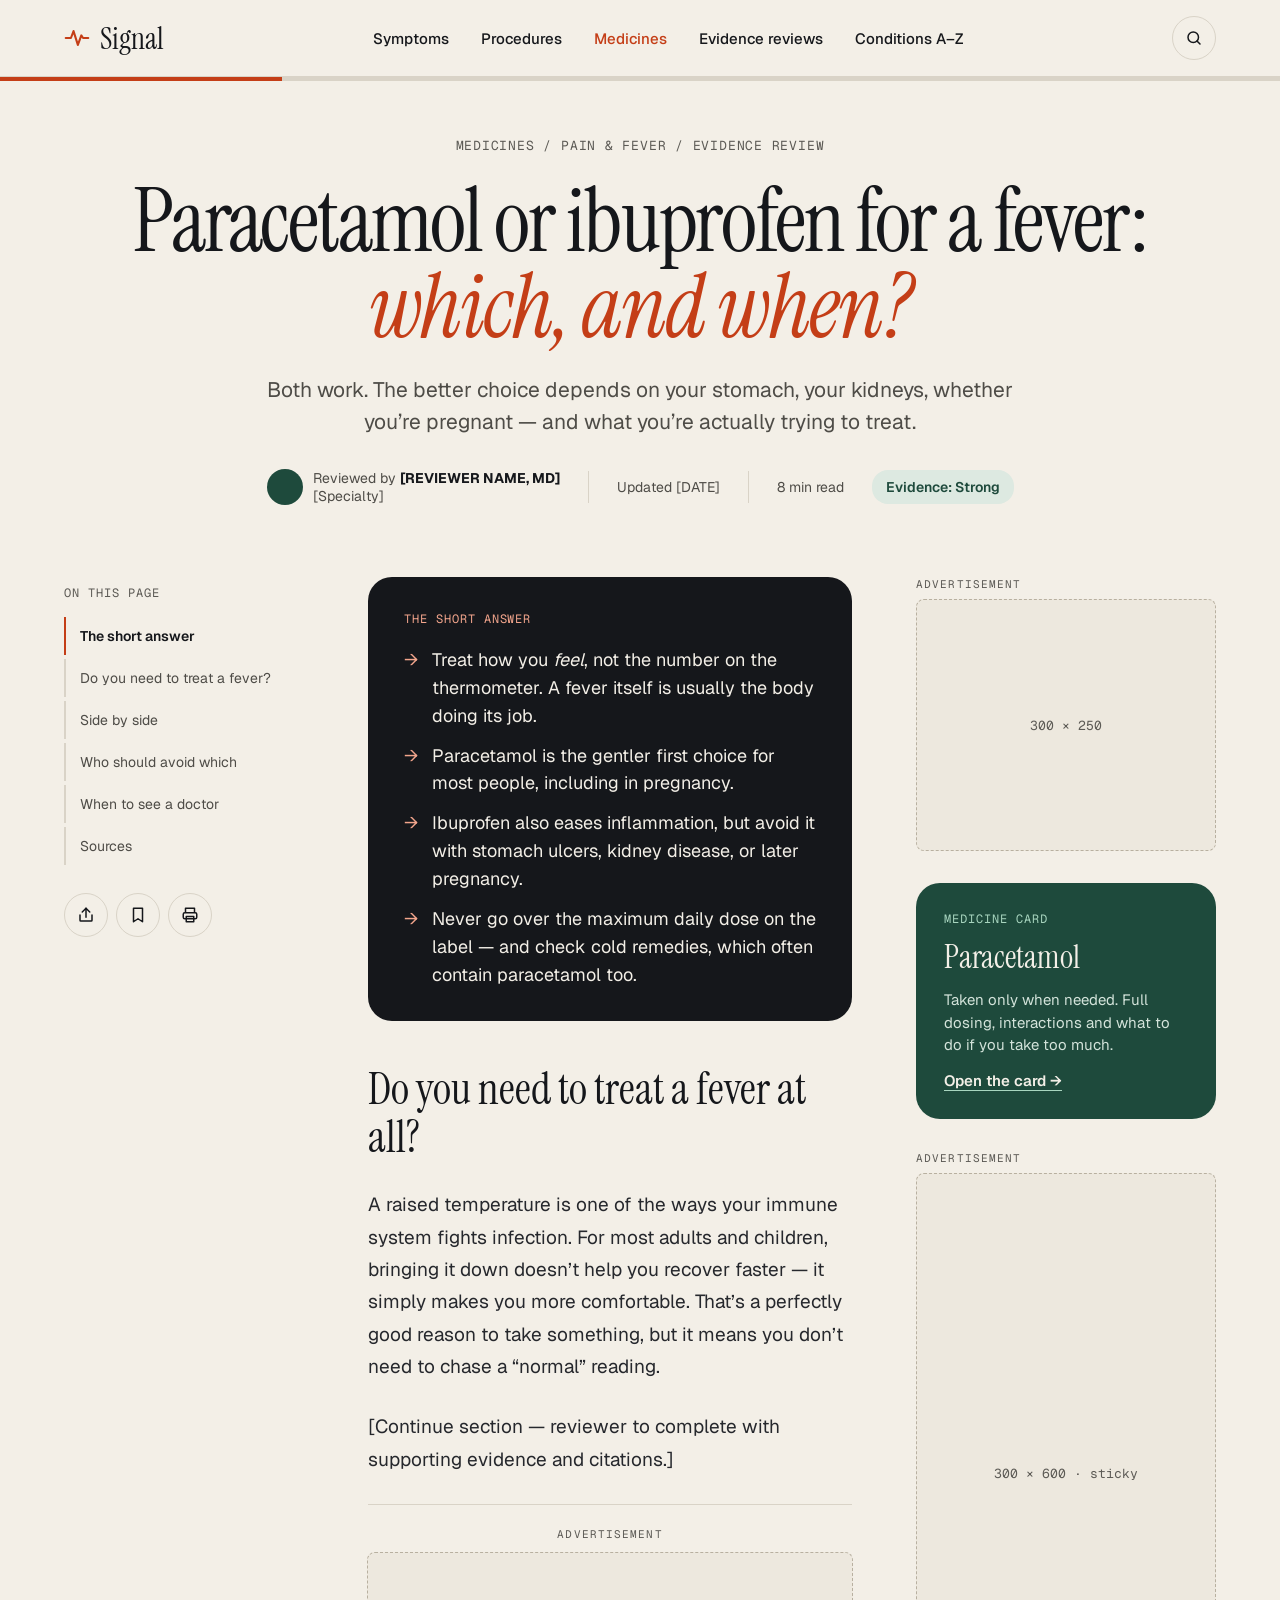
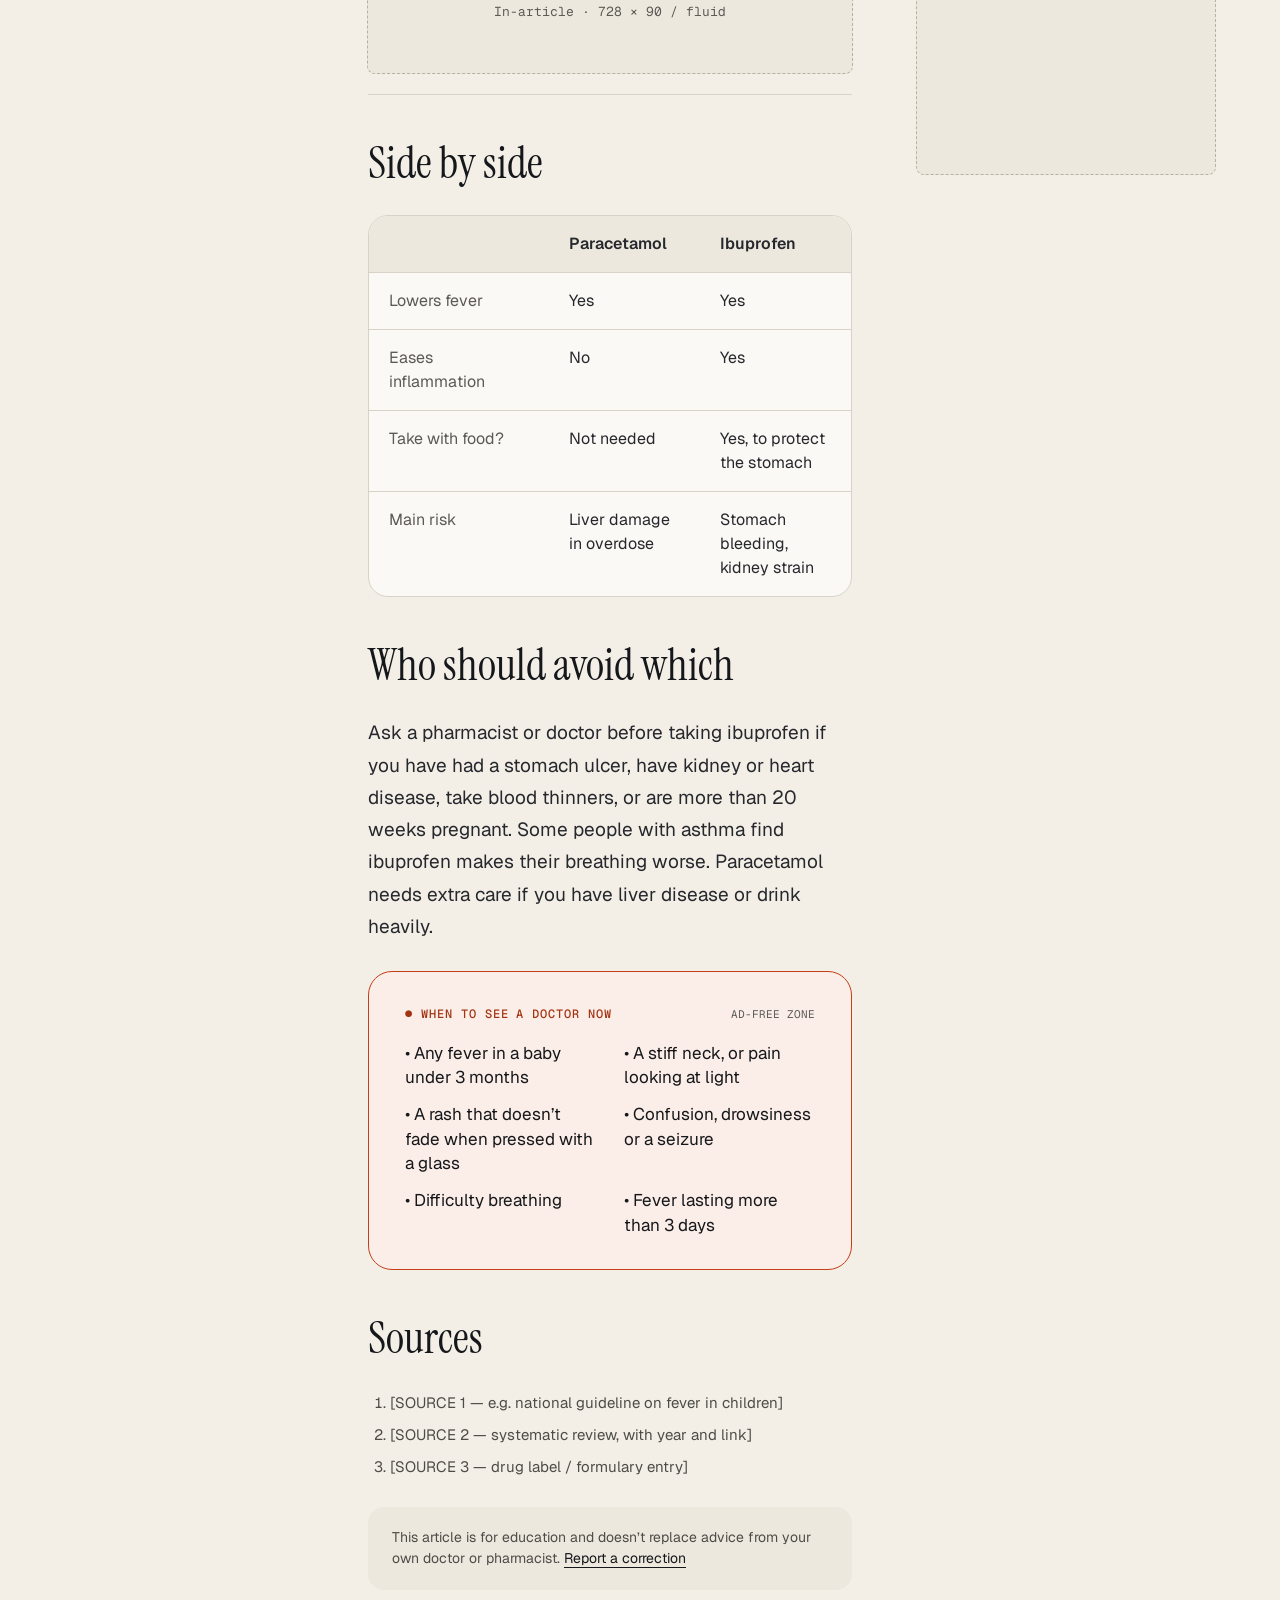
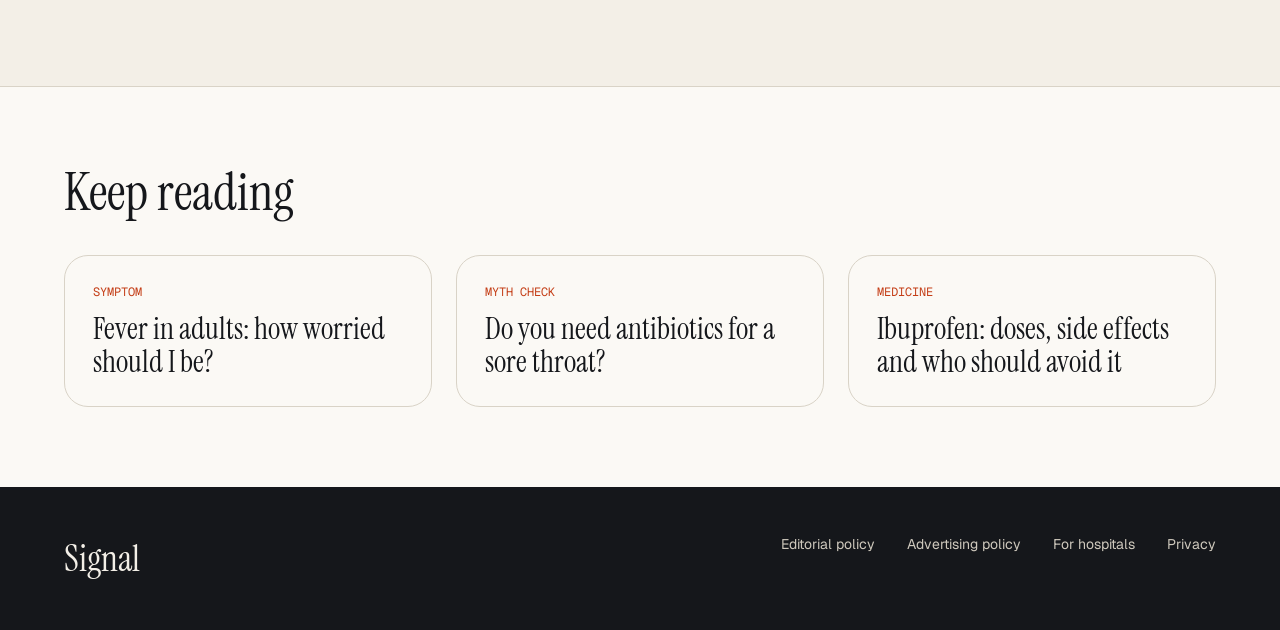
<file: signal-redesign-github/redesign/article.html>
<!doctype html>
<html lang="en">
<head>
<meta charset="utf-8">
<title>Paracetamol or ibuprofen for a fever — Signal</title>


<link rel="preconnect" href="https://fonts.googleapis.com">
<link href="https://fonts.googleapis.com/css2?family=Instrument+Serif:ital@0;1&amp;family=Geist:wght@400;500;600&amp;family=Geist+Mono:wght@400;500&amp;display=swap" rel="stylesheet">
<style>
body{margin:0;font-family:'Geist',system-ui,sans-serif;color:#15171B;background:#F3EFE7}
a{color:#15171B;text-decoration:none}a:hover{color:#C43E17}
body>div>*{flex-shrink:0}
</style>
<meta name="viewport" content="width=device-width, initial-scale=1"><style>
.v-mobile{display:none}
@media (max-width: 900px){.v-desktop{display:none}.v-mobile{display:block}}
.v-desktop>div>*,.v-mobile>div>*,.v-article>div>*{flex-shrink:0}
.v-desktop>div{max-width:1600px;margin:0 auto}
@media (max-width: 1200px){.v-desktop h1{font-size:84px !important}}
.art-grid{}
@media (max-width: 1100px){.art-grid{grid-template-columns:minmax(0,1fr) !important;padding:24px 20px 64px !important}.art-toc,.art-rail{display:none !important}
.v-article h1{font-size:48px !important}.v-article .art-meta{flex-wrap:wrap;justify-content:center;gap:12px !important}
.v-article .art-nav-links{display:none !important}.v-article .art-rel{grid-template-columns:minmax(0,1fr) !important}
.art-foot{flex-wrap:wrap;gap:14px 20px !important}.art-table{grid-template-columns:100px minmax(0,1fr) minmax(0,1fr) !important;font-size:14px !important}.art-flags{grid-template-columns:minmax(0,1fr) !important}.v-article > div > div{padding-left:20px !important;padding-right:20px !important}}
</style></head>
<body>
<div class="v-article"><div style="width: 100%; box-sizing: border-box; display: flex; flex-direction: column; background: #F3EFE7; font-family: 'Geist', system-ui, sans-serif; color: #15171B;">

<!-- Nav -->
<div style="height: 76px; display: flex; align-items: center; justify-content: space-between; padding: 0 64px; border-bottom: 1px solid #D9D3C7; background: #F3EFE7;">
<a href="index.html" style="display: flex; align-items: center; gap: 10px; font-family: 'Instrument Serif', serif; font-size: 30px;">
<svg width="26" height="26" viewBox="0 0 30 30" fill="none" stroke="#C43E17" stroke-width="2.4" stroke-linecap="round" stroke-linejoin="round"><path d="M2 15h6l3-8 5 16 4-11 2 3h6"></path></svg>Signal</a>
<div class="art-nav-links" style="display: flex; gap: 32px; font-size: 15px; font-weight: 500;">
<a href="#">Symptoms</a><a href="#">Procedures</a><a href="#" style="color: #C43E17;">Medicines</a><a href="#">Evidence reviews</a><a href="#">Conditions A–Z</a>
</div>
<button aria-label="Search" style="width: 44px; height: 44px; border-radius: 22px; border: 1px solid #D9D3C7; background: transparent; display: flex; align-items: center; justify-content: center;"><svg width="18" height="18" viewBox="0 0 24 24" fill="none" stroke="#15171B" stroke-width="2" stroke-linecap="round"><circle cx="11" cy="11" r="7"></circle><path d="M20 20l-4-4"></path></svg></button>
</div>
<div style="height: 4px; background: #D9D3C7;"><div style="width: 22%; height: 4px; background: #C43E17;"></div></div>

<!-- Header -->
<div style="padding: 56px 64px 48px; display: flex; flex-direction: column; gap: 24px; align-items: center; text-align: center;">
<div style="font-family: 'Geist Mono', monospace; font-size: 13px; letter-spacing: 0.06em; color: #5C5A55;"><a href="#" style="color: #5C5A55;">MEDICINES</a> / <a href="#" style="color: #5C5A55;">PAIN &amp; FEVER</a> / EVIDENCE REVIEW</div>
<h1 style="margin: 0; font-family: 'Instrument Serif', serif; font-weight: 400; font-size: 88px; line-height: 0.98; letter-spacing: -0.025em; max-width: 1080px;">Paracetamol or ibuprofen for a fever: <span style="font-style: italic; color: #C43E17;">which, and when?</span></h1>
<p style="margin: 0; font-size: 21px; line-height: 1.5; color: #4E4C47; max-width: 760px;">Both work. The better choice depends on your stomach, your kidneys, whether you’re pregnant — and what you’re actually trying to treat.</p>
<div class="art-meta" style="display: flex; align-items: center; gap: 28px; font-size: 14px; color: #4E4C47; padding-top: 8px;">
<div style="display: flex; align-items: center; gap: 10px;"><span style="width: 36px; height: 36px; border-radius: 18px; background: #1E4A3C;"></span><span style="text-align: left;">Reviewed by <strong style="color: #15171B;">[REVIEWER NAME, MD]</strong><br>[Specialty]</span></div>
<span style="width: 1px; height: 32px; background: #D9D3C7;"></span>
<span>Updated [DATE]</span>
<span style="width: 1px; height: 32px; background: #D9D3C7;"></span>
<span>8 min read</span>
<span style="padding: 8px 14px; border-radius: 16px; background: #DDE9E1; color: #1E4A3C; font-weight: 600;">Evidence: Strong</span>
</div>
</div>

<!-- Three-column body -->
<div class="art-grid" style="display: grid; grid-template-columns: 240px minmax(0, 1fr) 300px; gap: 64px; padding: 24px 64px 96px;">

<!-- TOC -->
<nav class="art-toc" aria-label="On this page" style="display: flex; flex-direction: column; gap: 4px; font-size: 14px; align-self: start; padding-top: 8px;">
<div style="font-family: 'Geist Mono', monospace; font-size: 12px; letter-spacing: 0.08em; color: #5C5A55; padding-bottom: 12px;">ON THIS PAGE</div>
<a href="#" style="padding: 10px 14px; border-left: 2px solid #C43E17; font-weight: 600;">The short answer</a>
<a href="#" style="padding: 10px 14px; border-left: 2px solid #D9D3C7; color: #4E4C47;">Do you need to treat a fever?</a>
<a href="#" style="padding: 10px 14px; border-left: 2px solid #D9D3C7; color: #4E4C47;">Side by side</a>
<a href="#" style="padding: 10px 14px; border-left: 2px solid #D9D3C7; color: #4E4C47;">Who should avoid which</a>
<a href="#" style="padding: 10px 14px; border-left: 2px solid #D9D3C7; color: #4E4C47;">When to see a doctor</a>
<a href="#" style="padding: 10px 14px; border-left: 2px solid #D9D3C7; color: #4E4C47;">Sources</a>
<div style="display: flex; gap: 8px; padding-top: 24px;">
<button aria-label="Share" style="width: 44px; height: 44px; border-radius: 22px; border: 1px solid #D9D3C7; background: transparent; display: flex; align-items: center; justify-content: center;"><svg width="18" height="18" viewBox="0 0 24 24" fill="none" stroke="#15171B" stroke-width="2" stroke-linecap="round" stroke-linejoin="round"><path d="M4 12v7a1 1 0 001 1h14a1 1 0 001-1v-7"></path><path d="M12 3v12"></path><path d="M7 8l5-5 5 5"></path></svg></button>
<button aria-label="Save" style="width: 44px; height: 44px; border-radius: 22px; border: 1px solid #D9D3C7; background: transparent; display: flex; align-items: center; justify-content: center;"><svg width="18" height="18" viewBox="0 0 24 24" fill="none" stroke="#15171B" stroke-width="2" stroke-linejoin="round"><path d="M6 3h12v18l-6-4-6 4z"></path></svg></button>
<button aria-label="Print" style="width: 44px; height: 44px; border-radius: 22px; border: 1px solid #D9D3C7; background: transparent; display: flex; align-items: center; justify-content: center;"><svg width="18" height="18" viewBox="0 0 24 24" fill="none" stroke="#15171B" stroke-width="2" stroke-linejoin="round"><path d="M6 9V3h12v6"></path><rect x="3" y="9" width="18" height="8" rx="2"></rect><path d="M7 14h10v7H7z"></path></svg></button>
</div>
</nav>

<!-- Article column -->
<article style="display: flex; flex-direction: column; gap: 28px; font-size: 19px; line-height: 1.7; color: #26282D;">

<div style="padding: 32px 36px; border-radius: 24px; background: #15171B; color: #F3EFE7; display: flex; flex-direction: column; gap: 16px;">
<div style="font-family: 'Geist Mono', monospace; font-size: 12px; letter-spacing: 0.08em; color: #F2A58C;">THE SHORT ANSWER</div>
<div style="display: flex; flex-direction: column; gap: 12px; font-size: 18px; line-height: 1.55;">
<div style="display: flex; gap: 14px;"><span style="color: #F2A58C;">→</span><span>Treat how you <em>feel</em>, not the number on the thermometer. A fever itself is usually the body doing its job.</span></div>
<div style="display: flex; gap: 14px;"><span style="color: #F2A58C;">→</span><span>Paracetamol is the gentler first choice for most people, including in pregnancy.</span></div>
<div style="display: flex; gap: 14px;"><span style="color: #F2A58C;">→</span><span>Ibuprofen also eases inflammation, but avoid it with stomach ulcers, kidney disease, or later pregnancy.</span></div>
<div style="display: flex; gap: 14px;"><span style="color: #F2A58C;">→</span><span>Never go over the maximum daily dose on the label — and check cold remedies, which often contain paracetamol too.</span></div>
</div>
</div>

<h2 style="margin: 16px 0 0; font-family: 'Instrument Serif', serif; font-weight: 400; font-size: 44px; line-height: 1.1; color: #15171B;">Do you need to treat a fever at all?</h2>
<p style="margin: 0;">A raised temperature is one of the ways your immune system fights infection. For most adults and children, bringing it down doesn’t help you recover faster — it simply makes you more comfortable. That’s a perfectly good reason to take something, but it means you don’t need to chase a “normal” reading.</p>
<p style="margin: 0;">[Continue section — reviewer to complete with supporting evidence and citations.]</p>

<!-- In-content ad -->
<div style="display: flex; flex-direction: column; align-items: center; gap: 8px; padding: 20px 0; border-top: 1px solid #D9D3C7; border-bottom: 1px solid #D9D3C7;">
<div style="font-family: 'Geist Mono', monospace; font-size: 11px; letter-spacing: 0.1em; color: #5C5A55;">ADVERTISEMENT</div>
<div style="width: 100%; height: 120px; border: 1px dashed #B8B0A0; border-radius: 8px; background: #EDE8DE; display: flex; align-items: center; justify-content: center; font-family: 'Geist Mono', monospace; font-size: 13px; color: #5C5A55;">In-article · 728 × 90 / fluid</div>
</div>

<h2 style="margin: 16px 0 0; font-family: 'Instrument Serif', serif; font-weight: 400; font-size: 44px; line-height: 1.1; color: #15171B;">Side by side</h2>
<div class="art-table" style="display: grid; grid-template-columns: 180px minmax(0, 1fr) minmax(0, 1fr); border-radius: 20px; border: 1px solid #D9D3C7; overflow: hidden; font-size: 16px; line-height: 1.5; background: #FBF9F5;">
<div style="padding: 16px 20px; background: #EDE8DE;"></div>
<div style="padding: 16px 20px; background: #EDE8DE; font-weight: 600;">Paracetamol</div>
<div style="padding: 16px 20px; background: #EDE8DE; font-weight: 600;">Ibuprofen</div>
<div style="padding: 16px 20px; border-top: 1px solid #D9D3C7; color: #5C5A55;">Lowers fever</div>
<div style="padding: 16px 20px; border-top: 1px solid #D9D3C7;">Yes</div>
<div style="padding: 16px 20px; border-top: 1px solid #D9D3C7;">Yes</div>
<div style="padding: 16px 20px; border-top: 1px solid #D9D3C7; color: #5C5A55;">Eases inflammation</div>
<div style="padding: 16px 20px; border-top: 1px solid #D9D3C7;">No</div>
<div style="padding: 16px 20px; border-top: 1px solid #D9D3C7;">Yes</div>
<div style="padding: 16px 20px; border-top: 1px solid #D9D3C7; color: #5C5A55;">Take with food?</div>
<div style="padding: 16px 20px; border-top: 1px solid #D9D3C7;">Not needed</div>
<div style="padding: 16px 20px; border-top: 1px solid #D9D3C7;">Yes, to protect the stomach</div>
<div style="padding: 16px 20px; border-top: 1px solid #D9D3C7; color: #5C5A55;">Main risk</div>
<div style="padding: 16px 20px; border-top: 1px solid #D9D3C7;">Liver damage in overdose</div>
<div style="padding: 16px 20px; border-top: 1px solid #D9D3C7;">Stomach bleeding, kidney strain</div>
</div>

<h2 style="margin: 16px 0 0; font-family: 'Instrument Serif', serif; font-weight: 400; font-size: 44px; line-height: 1.1; color: #15171B;">Who should avoid which</h2>
<p style="margin: 0;">Ask a pharmacist or doctor before taking ibuprofen if you have had a stomach ulcer, have kidney or heart disease, take blood thinners, or are more than 20 weeks pregnant. Some people with asthma find ibuprofen makes their breathing worse. Paracetamol needs extra care if you have liver disease or drink heavily.</p>

<!-- Red flags: ad-free zone -->
<div style="padding: 32px 36px; border-radius: 24px; background: #FBEDE7; border: 1.5px solid #C43E17; display: flex; flex-direction: column; gap: 16px;">
<div style="display: flex; align-items: center; justify-content: space-between;">
<div style="font-family: 'Geist Mono', monospace; font-size: 12px; letter-spacing: 0.08em; color: #A33412; font-weight: 500;">● WHEN TO SEE A DOCTOR NOW</div>
<div style="font-family: 'Geist Mono', monospace; font-size: 11px; color: #5C5A55;">AD-FREE ZONE</div>
</div>
<div class="art-flags" style="display: grid; grid-template-columns: repeat(2, minmax(0, 1fr)); gap: 12px 28px; font-size: 17px; line-height: 1.45; color: #15171B;">
<div>• Any fever in a baby under 3 months</div>
<div>• A stiff neck, or pain looking at light</div>
<div>• A rash that doesn’t fade when pressed with a glass</div>
<div>• Confusion, drowsiness or a seizure</div>
<div>• Difficulty breathing</div>
<div>• Fever lasting more than 3 days</div>
</div>
</div>

<h2 style="margin: 16px 0 0; font-family: 'Instrument Serif', serif; font-weight: 400; font-size: 44px; line-height: 1.1; color: #15171B;">Sources</h2>
<ol style="margin: 0; padding-left: 22px; font-size: 15px; line-height: 1.6; color: #4E4C47; display: flex; flex-direction: column; gap: 8px;">
<li>[SOURCE 1 — e.g. national guideline on fever in children]</li>
<li>[SOURCE 2 — systematic review, with year and link]</li>
<li>[SOURCE 3 — drug label / formulary entry]</li>
</ol>
<div style="padding: 20px 24px; border-radius: 16px; background: #EDE8DE; font-size: 14px; line-height: 1.55; color: #4E4C47;">This article is for education and doesn’t replace advice from your own doctor or pharmacist. <a href="#" style="color: #15171B; border-bottom: 1px solid #15171B;">Report a correction</a></div>
</article>

<!-- Right rail -->
<aside class="art-rail" style="display: flex; flex-direction: column; gap: 32px;">
<div style="display: flex; flex-direction: column; gap: 8px;">
<div style="font-family: 'Geist Mono', monospace; font-size: 11px; letter-spacing: 0.1em; color: #5C5A55;">ADVERTISEMENT</div>
<div style="height: 250px; border: 1px dashed #B8B0A0; border-radius: 8px; background: #EDE8DE; display: flex; align-items: center; justify-content: center; font-family: 'Geist Mono', monospace; font-size: 13px; color: #5C5A55;">300 × 250</div>
</div>
<div style="padding: 28px; border-radius: 24px; background: #1E4A3C; color: #F3EFE7; display: flex; flex-direction: column; gap: 14px;">
<div style="font-family: 'Geist Mono', monospace; font-size: 12px; letter-spacing: 0.08em; color: #A8D5BF;">MEDICINE CARD</div>
<div style="font-family: 'Instrument Serif', serif; font-size: 32px; line-height: 1.05;">Paracetamol</div>
<div style="font-size: 15px; line-height: 1.5; color: #D3E3DA;">Taken only when needed. Full dosing, interactions and what to do if you take too much.</div>
<a href="#" style="font-size: 15px; font-weight: 600; color: #F3EFE7; border-bottom: 1px solid #A8D5BF; align-self: flex-start;">Open the card →</a>
</div>
<div style="display: flex; flex-direction: column; gap: 8px;">
<div style="font-family: 'Geist Mono', monospace; font-size: 11px; letter-spacing: 0.1em; color: #5C5A55;">ADVERTISEMENT</div>
<div style="height: 600px; border: 1px dashed #B8B0A0; border-radius: 8px; background: #EDE8DE; display: flex; align-items: center; justify-content: center; font-family: 'Geist Mono', monospace; font-size: 13px; color: #5C5A55;">300 × 600 · sticky</div>
</div>
</aside>
</div>

<!-- Related -->
<div style="padding: 80px 64px; background: #FBF9F5; border-top: 1px solid #D9D3C7; display: flex; flex-direction: column; gap: 36px;">
<h2 style="margin: 0; font-family: 'Instrument Serif', serif; font-weight: 400; font-size: 52px; line-height: 1;">Keep reading</h2>
<div class="art-rel" style="display: grid; grid-template-columns: repeat(3, minmax(0, 1fr)); gap: 24px;">
<a href="#" style="display: flex; flex-direction: column; gap: 12px; padding: 28px; border-radius: 24px; border: 1px solid #D9D3C7;">
<div style="font-family: 'Geist Mono', monospace; font-size: 12px; color: #C43E17;">SYMPTOM</div>
<div style="font-family: 'Instrument Serif', serif; font-size: 30px; line-height: 1.1;">Fever in adults: how worried should I be?</div>
</a>
<a href="#" style="display: flex; flex-direction: column; gap: 12px; padding: 28px; border-radius: 24px; border: 1px solid #D9D3C7;">
<div style="font-family: 'Geist Mono', monospace; font-size: 12px; color: #C43E17;">MYTH CHECK</div>
<div style="font-family: 'Instrument Serif', serif; font-size: 30px; line-height: 1.1;">Do you need antibiotics for a sore throat?</div>
</a>
<a href="#" style="display: flex; flex-direction: column; gap: 12px; padding: 28px; border-radius: 24px; border: 1px solid #D9D3C7;">
<div style="font-family: 'Geist Mono', monospace; font-size: 12px; color: #C43E17;">MEDICINE</div>
<div style="font-family: 'Instrument Serif', serif; font-size: 30px; line-height: 1.1;">Ibuprofen: doses, side effects and who should avoid it</div>
</a>
</div>
</div>

<!-- Footer -->
<div style="flex-grow: 1; padding: 48px 64px; background: #15171B; color: #CFC9BD; display: flex; justify-content: space-between; align-items: flex-start; font-size: 14px;">
<div style="font-family: 'Instrument Serif', serif; font-size: 36px; color: #F3EFE7;">Signal</div>
<div class="art-foot" style="display: flex; gap: 32px;"><a href="#" style="color: #CFC9BD;">Editorial policy</a><a href="#" style="color: #CFC9BD;">Advertising policy</a><a href="#" style="color: #CFC9BD;">For hospitals</a><a href="#" style="color: #CFC9BD;">Privacy</a></div>
</div>

</div></div>
</body>
</html>
</file>
<file: assets/anim.css>
/* Signal — shared motion layer
 *
 * All keyframes below are original to this project. Motion is used to explain
 * something (a heart beating, a course completing, a wave of peristalsis),
 * never as decoration for its own sake.
 *
 * Everything degrades to a still image under `prefers-reduced-motion: reduce`,
 * which is honoured at the bottom of this file. Nothing here is load-bearing:
 * with animation off, every icon and panel is still fully legible.
 */

/* ───────────────── icon motion ───────────────── */

/* Heart — systole, a short pause, then refill. Not a simple pulse. */
@keyframes sigBeat {
  0%, 62%, 100% { transform: scale(1); }
  8%            { transform: scale(1.13); }
  18%           { transform: scale(0.99); }
  27%           { transform: scale(1.07); }
  38%           { transform: scale(1); }
}
.sig-beat { animation: sigBeat 1.7s ease-in-out infinite; }

/* The ECG trace drawing itself across the icon */
@keyframes sigTrace {
  0%       { stroke-dasharray: 0 60; opacity: 0; }
  12%      { opacity: .85; }
  55%      { stroke-dasharray: 60 60; opacity: .85; }
  85%,100% { stroke-dasharray: 60 60; opacity: 0; }
}
.sig-trace { animation: sigTrace 1.7s linear infinite; }

/* Lungs — a slow, deliberately calming respiratory cycle */
@keyframes sigBreathe {
  0%, 100% { transform: scale(1); }
  45%      { transform: scale(1.09); }
}
.sig-breathe { animation: sigBreathe 4.2s ease-in-out infinite; }

/* A signal firing from node to node */
@keyframes sigFire {
  0%, 70%, 100% { opacity: .28; r: 2.4; }
  12%           { opacity: 1;   r: 3.2; }
}
.sig-fire { animation: sigFire 1.5s ease-in-out infinite; }

/* Peristalsis — a wave travelling the length of the gut */
@keyframes sigFlow { to { stroke-dashoffset: -69; } }
.sig-flow { animation: sigFlow 2.6s linear infinite; }

/* Orbiting electrons */
@keyframes sigSpin    { to { transform: rotate(360deg); } }
@keyframes sigSpinRev { to { transform: rotate(-360deg); } }
.sig-spin     { animation: sigSpin 6s linear infinite; }
.sig-spin-rev { animation: sigSpinRev 8s linear infinite; }

/* A microbe drifting, its flagellum whipping */
@keyframes sigDrift {
  0%, 100% { transform: translate(0, 0); }
  50%      { transform: translate(-2px, 1.5px); }
}
@keyframes sigWhip {
  0%, 100% { transform: rotate(-14deg); }
  50%      { transform: rotate(14deg); }
}
.sig-drift { animation: sigDrift 3.4s ease-in-out infinite; }
.sig-whip  { animation: sigWhip .5s ease-in-out infinite; }

/* Pain radiating outward */
@keyframes sigRadiate {
  0%   { r: 5;  opacity: .75; }
  100% { r: 20; opacity: 0; }
}
.sig-radiate { animation: sigRadiate 2.1s ease-out infinite; }

/* A protective check sweeping into place */
@keyframes sigCheck {
  0%, 12%  { stroke-dasharray: 0 22; }
  32%, 88% { stroke-dasharray: 22 22; }
  100%     { stroke-dasharray: 0 22; }
}
.sig-check { animation: sigCheck 3.4s ease-in-out infinite; }

/* Shine travelling along a capsule */
@keyframes sigShine {
  0%, 100% { transform: translateX(0);    opacity: 0; }
  30%      { opacity: .45; }
  70%      { transform: translateX(18px); opacity: 0; }
}
.sig-shine { animation: sigShine 2.8s ease-in-out infinite; }

/* Days ticking off, one by one */
@keyframes sigTick {
  0%, 55%, 100% { opacity: .22; }
  8%, 45%       { opacity: 1; }
}
.sig-tick { animation: sigTick 2.4s ease-in-out infinite; }

/* A bell ringing — only when called on */
@keyframes sigRing {
  0%, 55%, 100%    { transform: rotate(0); }
  60%, 70%, 80%    { transform: rotate(9deg); }
  65%, 75%, 85%    { transform: rotate(-9deg); }
}
.sig-ring { animation: sigRing 3s ease-in-out infinite; }

/* A course filling to completion, then starting over */
@keyframes sigFill {
  0%       { transform: scaleX(0); }
  70%,88%  { transform: scaleX(1); }
  100%     { transform: scaleX(0); }
}
.sig-fill { animation: sigFill 3.6s ease-in-out infinite; }

/* Pupil constricting to light, then reopening */
@keyframes sigPupil {
  0%, 100% { r: 3; }
  45%, 60% { r: 1.7; }
}
.sig-pupil { animation: sigPupil 4s ease-in-out infinite; }

/* A joint flexing through its range */
@keyframes sigFlex {
  0%, 100% { transform: rotate(0); }
  50%      { transform: rotate(-11deg); }
}
.sig-flex { animation: sigFlex 3.2s ease-in-out infinite; }

/* A drop forming, falling and fading */
@keyframes sigDrop {
  0%       { transform: translateY(0);   opacity: 0; }
  20%      { opacity: .9; }
  100%     { transform: translateY(11px); opacity: 0; }
}
.sig-drop { animation: sigDrop 1.8s ease-in infinite; }

/* A drop swelling before it falls */
@keyframes sigSwell {
  0%, 100% { transform: scale(1); }
  50%      { transform: scale(1.06); }
}
.sig-swell { animation: sigSwell 2.8s ease-in-out infinite; }

/* A scanner beam sweeping down and back */
@keyframes sigSweep {
  0%, 100% { transform: translateY(-9px); opacity: 0; }
  15%, 85% { opacity: .85; }
  50%      { transform: translateY(9px); }
}
.sig-sweep { animation: sigSweep 2.6s ease-in-out infinite; }

/* A single clean pass of the blade */
@keyframes sigPass {
  0%, 10%   { stroke-dasharray: 0 90; }
  45%, 80%  { stroke-dasharray: 90 90; }
  100%      { stroke-dasharray: 0 90; }
}
.sig-pass { animation: sigPass 3.6s ease-in-out infinite; }

/* Consciousness drifting upward and away */
@keyframes sigFloat {
  0%       { transform: translateY(4px); opacity: 0; }
  30%      { opacity: .9; }
  100%     { transform: translateY(-7px); opacity: 0; }
}
.sig-float { animation: sigFloat 2.6s ease-in-out infinite; }

/* One cell separating into two, then merging back */
@keyframes sigDivideA {
  0%, 100% { transform: translateX(0);    opacity: 1; }
  50%      { transform: translateX(-4px); opacity: .8; }
}
@keyframes sigDivideB {
  0%, 100% { transform: translateX(0);   opacity: 0; }
  50%      { transform: translateX(4px); opacity: .8; }
}
.sig-divide-a { animation: sigDivideA 3.4s ease-in-out infinite; }
.sig-divide-b { animation: sigDivideB 3.4s ease-in-out infinite; }

/* A thermometer column climbing, then settling */
@keyframes sigRiseCol {
  0%, 100% { transform: scaleY(.55); }
  50%      { transform: scaleY(1); }
}
.sig-rise-col { animation: sigRiseCol 3.2s ease-in-out infinite; }

/* A second, faster heartbeat */
@keyframes sigBeatFast {
  0%, 55%, 100% { transform: scale(1); }
  10%           { transform: scale(1.22); }
  30%           { transform: scale(1.08); }
}
.sig-beat-fast { animation: sigBeatFast 1.05s ease-in-out infinite; }

/* ───────────────── page motion ───────────────── */

/* Tiles arriving in a soft cascade as a view is built */
@keyframes sigRise {
  from { opacity: 0; transform: translateY(10px); }
  to   { opacity: 1; transform: none; }
}
.sig-enter { animation: sigRise .34s cubic-bezier(.22,.9,.3,1) both; }

/* A quiet pulse for anything genuinely safety-critical */
@keyframes sigAlert {
  0%, 100% { box-shadow: 0 0 0 0 rgba(178,59,46,.32); }
  55%      { box-shadow: 0 0 0 7px rgba(178,59,46,0); }
}
.sig-alert { animation: sigAlert 2.6s ease-out infinite; }

/* Sliding indicator used by the view switcher */
.sig-slide { transition: transform .3s cubic-bezier(.4,0,.2,1), width .3s cubic-bezier(.4,0,.2,1); }

/* ───────────────── accessibility ─────────────────
 * Reduced motion is a stated preference, not a suggestion. Everything stops.
 */
@media (prefers-reduced-motion: reduce) {
  .sig-anim,
  .sig-enter,
  .sig-alert,
  [class*="sig-"] {
    animation: none !important;
    transition: none !important;
  }
  .sig-trace { stroke-dasharray: none !important; opacity: .85 !important; }
  .sig-flow  { stroke-dasharray: none !important; }
  .sig-check { stroke-dasharray: none !important; }
  .sig-fill  { transform: scaleX(1) !important; }
}
</file>
<file: assets/theme.css>
/* ═══════════════════════════════════════════════════════════════════════
   Signal — design system
   ═══════════════════════════════════════════════════════════════════════

   One editorial system across the whole site, replacing the earlier
   per-section green/blue/violet tinting. Sections are now distinguished by
   an accent word and a label, not by a different palette — which keeps the
   safety colours (green / amber / rust) unambiguous everywhere they appear.

   Type:  Instrument Serif (display) · Geist (UI and body) · Geist Mono (labels)
          Loaded from Google Fonts with system fallbacks, so the page renders
          immediately on a slow connection and reflows when the fonts arrive.

   Contents
     1. Tokens
     2. Base
     3. Layout
     4. Chrome — utility bar, nav, footer
     5. Controls — buttons, pills, chips, search
     6. Cards
     7. Article
     8. Safety and review components
     9. Accessibility utilities
    10. Responsive
   ═══════════════════════════════════════════════════════════════════════ */


/* ───────────────────────────── 1. Tokens ───────────────────────────── */

:root {
  /* surfaces */
  --paper:      #F3EFE7;
  --card:       #FBF9F5;
  --warm:       #EDE8DE;
  --warm-deep:  #E7DFD0;
  --line:       #D9D3C7;
  --line-soft:  #E5DFD4;

  /* ink */
  --ink:        #15171B;
  --ink-body:   #26282D;
  --ink-muted:  #4E4C47;
  --ink-faint:  #5C5A55;

  /* on dark */
  --on-dark:        #CFC9BD;
  --on-dark-bright: #E9E4D9;
  --dark-line:      #34363B;

  /* accent — rust */
  --rust:       #C43E17;
  --rust-deep:  #A33412;
  --rust-light: #F2A58C;
  --rust-bg:    #FBEDE7;

  /* green */
  --green:       #1E4A3C;
  --green-mid:   #275A4A;
  --green-light: #A8D5BF;
  --green-pale:  #D3E3DA;
  --green-bg:    #DDE9E1;
  --green-chip:  #2F6B4F;

  /* urgency — used identically site-wide */
  --calm:      #2F6B4F;
  --calm-bg:   #DDE9E1;
  --watch:     #8A5A00;
  --watch-bg:  #F6EDDB;
  --now:       #C43E17;
  --now-bg:    #FBEDE7;

  /* shared components inherit these */
  --accent:     var(--rust);
  --accent-bg:  var(--rust-bg);

  /* type */
  --display: 'Instrument Serif', 'Iowan Old Style', 'Palatino Linotype', Palatino, Georgia, serif;
  --sans:    'Geist', system-ui, -apple-system, 'Segoe UI', Roboto, sans-serif;
  --mono:    'Geist Mono', ui-monospace, SFMono-Regular, Menlo, monospace;

  /* rhythm */
  --gutter:  64px;
  --band:    96px;
  --maxw:    1600px;

  --r-card:  28px;
  --r-block: 24px;
  --r-soft:  20px;
  --r-pill:  999px;
}


/* ───────────────────────────── 2. Base ───────────────────────────── */

*, *::before, *::after { box-sizing: border-box; }

html { -webkit-text-size-adjust: 100%; }

body {
  margin: 0;
  background: var(--paper);
  color: var(--ink);
  font-family: var(--sans);
  font-size: 16px;
  line-height: 1.5;
  -webkit-font-smoothing: antialiased;
}

a { color: inherit; text-decoration: none; }
a:hover { color: var(--rust); }

h1, h2, h3, h4 { margin: 0; font-weight: 400; font-family: var(--display); letter-spacing: -0.02em; }
p { margin: 0; }
ul, ol { margin: 0; }

img, svg { display: block; max-width: 100%; }

/* A monospace eyebrow label. The dot prefix is decorative. */
.eyebrow {
  font-family: var(--mono);
  font-size: 13px;
  letter-spacing: 0.08em;
  text-transform: uppercase;
  color: var(--rust);
}
.eyebrow.muted { color: var(--ink-faint); }
.eyebrow .dot { color: var(--rust); }

.meta {
  font-family: var(--mono);
  font-size: 12px;
  letter-spacing: 0.06em;
  text-transform: uppercase;
  color: var(--ink-faint);
}


/* ───────────────────────────── 3. Layout ───────────────────────────── */

.shell { max-width: var(--maxw); margin: 0 auto; }

.wrap { padding-left: var(--gutter); padding-right: var(--gutter); }

.band { padding-top: var(--band); padding-bottom: var(--band); }
.band--tight { padding-top: 64px; padding-bottom: 64px; }

.band--card  { background: var(--card); border-top: 1px solid var(--line); border-bottom: 1px solid var(--line); }
.band--green { background: var(--green); color: var(--paper); }
.band--dark  { background: var(--ink);   color: var(--on-dark); }

.stack { display: flex; flex-direction: column; }
.gap-12 { gap: 12px; } .gap-16 { gap: 16px; } .gap-20 { gap: 20px; }
.gap-24 { gap: 24px; } .gap-28 { gap: 28px; } .gap-36 { gap: 36px; } .gap-44 { gap: 44px; }

.row-between { display: flex; justify-content: space-between; align-items: flex-end; gap: 32px; }

.grid-3 { display: grid; grid-template-columns: repeat(3, minmax(0, 1fr)); gap: 24px; }
.grid-4 { display: grid; grid-template-columns: repeat(4, minmax(0, 1fr)); gap: 24px; }

/* Section heading used at the top of every band. */
.h-section { font-size: 64px; line-height: 1; }
.h-sub     { font-size: 52px; line-height: 1.02; }


/* ──────────────────── 4. Chrome — utility, nav, footer ──────────────────── */

.utility {
  background: var(--ink);
  color: var(--on-dark-bright);
  font-family: var(--mono);
  font-size: 12px;
  letter-spacing: 0.04em;
}
.utility .shell {
  min-height: 36px;
  display: flex; align-items: center; justify-content: space-between; gap: 24px;
  padding-top: 8px; padding-bottom: 8px;
}
.utility a { color: var(--on-dark-bright); border-bottom: 1px solid transparent; }
.utility a:hover { color: #fff; border-bottom-color: var(--rust-light); }
.utility-links { display: flex; gap: 28px; }

.nav { border-bottom: 1px solid var(--line); background: var(--paper); }
.nav .shell {
  height: 84px;
  display: flex; align-items: center; justify-content: space-between; gap: 32px;
}
.mark {
  display: flex; align-items: center; gap: 10px;
  font-family: var(--display); font-size: 34px; letter-spacing: -0.01em;
  color: var(--ink);
}
.mark:hover { color: var(--ink); }
.mark svg { stroke: var(--rust); }

.nav-links { display: flex; gap: 36px; font-size: 15px; font-weight: 500; }
.nav-links a { padding: 6px 0; border-bottom: 1.5px solid transparent; }
.nav-links a:hover { border-bottom-color: var(--rust); }
.nav-links a[aria-current="page"] { color: var(--rust); border-bottom-color: var(--rust); }

.nav-actions { display: flex; align-items: center; gap: 12px; }

.footer { background: var(--ink); color: var(--on-dark); }
.footer .shell { padding-top: 72px; padding-bottom: 48px; }
.footer a { color: var(--on-dark); }
.footer a:hover { color: #fff; }
.footer-grid {
  display: grid; grid-template-columns: minmax(0, 2fr) repeat(3, minmax(0, 1fr));
  gap: 40px; font-size: 15px;
}
.footer-col { display: flex; flex-direction: column; gap: 12px; }
.footer-col .head { color: var(--paper); font-weight: 600; }
.footer-mark { font-family: var(--display); font-size: 44px; color: var(--paper); }
/* Who wrote this, on every page. On a health site the byline is not decoration. */
.footer-byline { margin-top: 6px; font-size: 14px; line-height: 1.55; color: var(--on-dark); }
.footer-byline a { border-bottom: 1px solid var(--dark-line); }
.footer-byline a:hover { border-bottom-color: var(--rust-light); }
.footer-base {
  display: flex; justify-content: space-between; gap: 24px; flex-wrap: wrap;
  margin-top: 56px; padding-top: 24px;
  border-top: 1px solid var(--dark-line);
  font-family: var(--mono); font-size: 13px;
}


/* ─────────────────────── 5. Controls ─────────────────────── */

.btn {
  display: inline-flex; align-items: center; justify-content: center; gap: 8px;
  height: 52px; padding: 0 26px;
  border: 0; border-radius: var(--r-pill);
  font-family: var(--sans); font-size: 15px; font-weight: 600;
  cursor: pointer; text-align: center;
  transition: background .15s ease, color .15s ease, border-color .15s ease;
}
.btn--dark  { background: var(--ink);  color: var(--paper); }
.btn--dark:hover  { background: #000;  color: var(--paper); }
.btn--rust  { background: var(--rust); color: #fff; }
.btn--rust:hover  { background: var(--rust-deep); color: #fff; }
.btn--light { background: var(--paper); color: var(--ink); }
.btn--light:hover { background: #fff; color: var(--ink); }
.btn--ghost { background: transparent; border: 1px solid var(--line); color: var(--ink); font-weight: 500; }
.btn--ghost:hover { border-color: var(--ink); color: var(--ink); }
.btn--on-green { background: transparent; border: 1px solid var(--green-light); color: var(--paper); font-weight: 500; }
.btn--on-green:hover { background: var(--green-mid); color: #fff; }
.btn--sm { height: 44px; padding: 0 20px; font-size: 14px; }

.icon-btn {
  width: 44px; height: 44px; flex: none;
  display: inline-flex; align-items: center; justify-content: center;
  border: 1px solid var(--line); border-radius: var(--r-pill);
  background: transparent; cursor: pointer;
  transition: border-color .15s ease;
}
.icon-btn:hover { border-color: var(--ink); }
.icon-btn svg { stroke: var(--ink); }

/* pill link — the "people are asking" row, filter rows */
.pill {
  display: inline-flex; align-items: center;
  padding: 10px 16px;
  border: 1px solid var(--line); border-radius: var(--r-pill);
  background: transparent;
  font-family: var(--sans); font-size: 14px; font-weight: 500;
  color: var(--ink); cursor: pointer;
  transition: border-color .15s ease, background .15s ease, color .15s ease;
}
.pill:hover { border-color: var(--ink); color: var(--ink); }
.pill[aria-pressed="true"], .pill.is-on { background: var(--ink); color: var(--paper); border-color: var(--ink); }

/* status chip — urgency, mode, evidence */
.chip {
  display: inline-flex; align-items: center; gap: 6px;
  padding: 7px 12px; border-radius: 14px;
  font-family: var(--sans); font-size: 13px; font-weight: 500;
  white-space: nowrap;
}
.chip--calm  { background: var(--calm);  color: #fff; }
.chip--watch { background: var(--watch); color: #fff; }
.chip--now   { background: var(--now);   color: #fff; }
.chip--mix   { background: linear-gradient(90deg, var(--calm) 0%, var(--watch) 50%, var(--now) 100%); color: #fff; }
.chip--quiet { background: var(--warm);  color: var(--ink-muted); }
.chip--outline { background: transparent; border: 1px solid var(--green-light); color: inherit; }

/* frequency band on symptom causes */
.freq {
  display: inline-flex; align-items: center; justify-content: center;
  min-width: 82px; padding: 5px 10px; border-radius: 8px;
  font-family: var(--mono); font-size: 11px; letter-spacing: 0.08em; text-transform: uppercase;
}
.freq.common { background: var(--green-bg); color: var(--green); }
.freq.some   { background: var(--watch-bg); color: var(--watch); }
.freq.rare   { background: var(--rust-bg);  color: var(--rust-deep); }

/* search field */
.search {
  display: flex; align-items: center; gap: 14px;
  height: 68px; padding: 0 8px 0 28px;
  border: 1.5px solid var(--ink); border-radius: var(--r-pill);
  background: var(--card);
}
.search svg { flex: none; stroke: var(--ink); }
.search input {
  flex: 1 1 auto; min-width: 0;
  border: 0; background: transparent; outline: none;
  font-family: var(--sans); font-size: 17px; color: var(--ink);
}
.search input::placeholder { color: var(--ink-faint); }
.search--sm { height: 56px; padding-left: 22px; }
.search--sm input { font-size: 16px; }


/* ─────────────────────── 6. Cards ─────────────────────── */

.card {
  display: flex; flex-direction: column; gap: 20px;
  padding: 36px; border-radius: var(--r-card);
  background: var(--card); border: 1px solid var(--line);
  transition: transform .18s ease, border-color .18s ease;
}
a.card:hover { transform: translateY(-2px); border-color: var(--ink); color: inherit; }
.card--dark  { background: var(--ink);   color: var(--paper); border-color: var(--ink); }
.card--green { background: var(--green); color: var(--paper); border-color: var(--green); }
a.card--dark:hover, a.card--green:hover { border-color: currentColor; }

.card-title { font-family: var(--display); font-size: 46px; line-height: 1.02; }
.card-body  { font-size: 16px; line-height: 1.55; color: var(--ink-muted); }
.card--dark .card-body  { color: var(--on-dark); }
.card--green .card-body { color: var(--green-pale); }
.card-foot { margin-top: auto; display: flex; flex-wrap: wrap; gap: 8px; }

/* entry tile in a section grid */
.tile {
  position: relative; overflow: hidden;
  display: flex; flex-direction: column; gap: 10px;
  padding: 28px 28px 26px; border-radius: var(--r-block);
  background: var(--card); border: 1px solid var(--line);
  text-align: left; font-family: var(--sans); cursor: pointer;
  transition: transform .18s ease, border-color .18s ease;
}
.tile:hover { transform: translateY(-2px); border-color: var(--ink); color: inherit; }
.tile .rail { position: absolute; left: 0; top: 0; bottom: 0; width: 4px; }
.tile .rail.calm  { background: var(--calm); }
.tile .rail.watch { background: var(--watch); }
.tile .rail.now   { background: var(--now); }
.tile .rail.mix   { background: linear-gradient(180deg, var(--calm), var(--watch), var(--now)); }
.tile .tico { width: 34px; height: 34px; color: var(--rust); }
.tile .nm   { font-family: var(--display); font-size: 30px; line-height: 1.08; }
.tile .mini { font-size: 14.5px; line-height: 1.55; color: var(--ink-muted); }

.tilegrid { display: grid; grid-template-columns: repeat(auto-fill, minmax(300px, 1fr)); gap: 20px; }


/* ──────────────── 6a. Section masthead ────────────────
 * The three topics are the spine of the site, so their names are given the
 * weight of a magazine section opener rather than a small label. The full
 * masthead heads each section index; the slim band repeats the same identity
 * above every entry article, so a reader who lands deep still knows which of
 * the three questions they are inside.
 */

.masthead { display: flex; flex-direction: column; gap: 18px; padding-top: 56px; padding-bottom: 12px; }
.masthead .mh-rule { height: 1px; background: var(--line); margin-bottom: 8px; }
.masthead .mh-label { font-family: var(--mono); font-size: 12px; letter-spacing: .12em; text-transform: uppercase; color: var(--rust); }

.mh-name {
  font-family: var(--display); font-weight: 400;
  font-size: clamp(56px, 11vw, 132px);
  line-height: 0.86; letter-spacing: -0.03em;
  color: var(--ink);
}
.mh-kicker {
  font-family: var(--display); font-style: italic;
  font-size: clamp(26px, 4.2vw, 46px);
  line-height: 1.05; letter-spacing: -0.02em;
  color: var(--rust);
  max-width: 20ch;
}
.mh-intro {
  font-size: 21px; line-height: 1.55; color: var(--ink-muted);
  max-width: 68ch; margin-top: 6px;
}

/* Slim variant — the same identity, sized to sit above an article title. */
.masthead--slim {
  border-bottom: 1px solid var(--line);
  background: var(--card);
}
.masthead--slim .shell {
  display: flex; align-items: baseline; flex-wrap: wrap; gap: 8px 18px;
  padding-top: 18px; padding-bottom: 18px;
}
/* Where in a hospital stay this section belongs — the spine of the site. */
.masthead--slim .mh-phase {
  flex: none; align-self: center;
  padding: 5px 11px; border-radius: 7px;
  background: var(--rust-bg); color: var(--rust-deep);
  font-family: var(--mono); font-size: 10.5px; letter-spacing: .1em; text-transform: uppercase;
  white-space: nowrap;
}
.masthead--slim .mh-name-sm {
  font-family: var(--display); font-size: 34px; line-height: 1; letter-spacing: -0.02em; color: var(--ink);
}
.masthead--slim a.mh-name-sm:hover { color: var(--rust); }
.masthead--slim .mh-kicker-sm {
  font-family: var(--display); font-style: italic; font-size: 21px; line-height: 1.2; color: var(--rust);
}
.masthead--slim .mh-sep { color: var(--line); font-size: 20px; }
.masthead--slim .mh-back { margin-left: auto; font-size: 14px; font-weight: 500; color: var(--ink-muted); white-space: nowrap; }
.masthead--slim .mh-back:hover { color: var(--rust); }

@media (max-width: 900px) {
  .masthead { padding-top: 32px; gap: 14px; }
  .mh-intro { font-size: 17px; }
  .masthead--slim .shell { padding-top: 14px; padding-bottom: 14px; }
  .masthead--slim .mh-name-sm { font-size: 26px; }
  .masthead--slim .mh-kicker-sm { font-size: 17px; }
  .masthead--slim .mh-back { display: none; }
}


/* ─────────────────────── 7. Article ─────────────────────── */

.progress { position: sticky; top: 0; z-index: 30; height: 4px; background: var(--line); }
.progress > span { display: block; height: 4px; width: 0; background: var(--rust); transition: width .1s linear; }

.art-head {
  display: flex; flex-direction: column; align-items: center; gap: 24px;
  padding-top: 56px; padding-bottom: 48px; text-align: center;
}
.art-crumb { font-family: var(--mono); font-size: 13px; letter-spacing: 0.06em; text-transform: uppercase; color: var(--ink-faint); }
.art-crumb a { color: var(--ink-faint); }
.art-crumb a:hover { color: var(--rust); }
.art-h1 { font-size: 88px; line-height: 0.98; letter-spacing: -0.025em; max-width: 1080px; }
.art-h1 em { font-style: italic; color: var(--rust); }
.art-stand { font-size: 21px; line-height: 1.5; color: var(--ink-muted); max-width: 760px; }

.art-meta {
  display: flex; align-items: center; justify-content: center; gap: 28px;
  flex-wrap: wrap; padding-top: 8px; font-size: 14px; color: var(--ink-muted);
}
.art-meta .sep { width: 1px; height: 32px; background: var(--line); }
.art-meta .who { display: flex; align-items: center; gap: 10px; text-align: left; }
.art-meta .avatar { width: 36px; height: 36px; flex: none; border-radius: 50%; background: var(--green); }
.art-meta strong { color: var(--ink); }

.art-grid {
  display: grid; grid-template-columns: 240px minmax(0, 1fr) 300px; gap: 64px;
  padding-top: 24px; padding-bottom: var(--band);
}

.art-toc { position: sticky; top: 28px; align-self: start; display: flex; flex-direction: column; gap: 4px; font-size: 14px; }
.art-toc .head { font-family: var(--mono); font-size: 12px; letter-spacing: 0.08em; text-transform: uppercase; color: var(--ink-faint); padding-bottom: 12px; }
.art-toc a { padding: 10px 14px; border-left: 2px solid var(--line); color: var(--ink-muted); }
.art-toc a:hover { color: var(--ink); border-left-color: var(--ink); }
.art-toc a.is-on { border-left-color: var(--rust); color: var(--ink); font-weight: 600; }
.art-tools { display: flex; gap: 8px; padding-top: 24px; }

.article { display: flex; flex-direction: column; gap: 28px; font-size: 19px; line-height: 1.7; color: var(--ink-body); }
.article h2 { margin-top: 16px; font-size: 44px; line-height: 1.1; color: var(--ink); scroll-margin-top: 24px; }
.article h3 { font-size: 26px; line-height: 1.2; color: var(--ink); }
.article p  { margin: 0; }
.article > ul, .article > ol { padding-left: 22px; display: flex; flex-direction: column; gap: 10px; }

.art-rail { display: flex; flex-direction: column; gap: 32px; }
.art-rail .sticky { position: sticky; top: 28px; display: flex; flex-direction: column; gap: 32px; }

/* the dark "short answer" summary box */
.answer {
  padding: 32px 36px; border-radius: var(--r-block);
  background: var(--ink); color: var(--paper);
  display: flex; flex-direction: column; gap: 16px;
}
.answer .head { font-family: var(--mono); font-size: 12px; letter-spacing: 0.08em; text-transform: uppercase; color: var(--rust-light); }
.answer ul { list-style: none; padding: 0; display: flex; flex-direction: column; gap: 12px; font-size: 18px; line-height: 1.55; }
.answer li { display: flex; gap: 14px; }
.answer li::before { content: "\2192"; color: var(--rust-light); flex: none; }
.answer em { font-style: italic; }
.answer b, .answer strong { font-weight: 600; }

/* comparison / fact table */
.table {
  display: grid; border-radius: var(--r-soft); overflow: hidden;
  border: 1px solid var(--line); background: var(--card);
  font-size: 16px; line-height: 1.5;
}
.table > div { padding: 16px 20px; }
.table .th { background: var(--warm); font-weight: 600; }
.table .rh { color: var(--ink-faint); }
.table .tr { border-top: 1px solid var(--line); }

/* a labelled sub-card inside the article — types, journey steps, myths */
.panel {
  padding: 22px 24px; border-radius: 16px;
  background: var(--card); border: 1px solid var(--line);
  font-size: 16px; line-height: 1.55;
}
.panel .pt { font-family: var(--display); font-size: 22px; line-height: 1.2; color: var(--ink); }
.panel .pd { margin-top: 6px; color: var(--ink-muted); }

.split { display: grid; grid-template-columns: repeat(2, minmax(0, 1fr)); gap: 20px; }
.split .col { padding: 24px 26px; border-radius: var(--r-soft); font-size: 16px; line-height: 1.55; }
.split .col h4 { font-family: var(--sans); font-size: 13px; font-weight: 600; letter-spacing: 0.06em; text-transform: uppercase; margin-bottom: 12px; }
.split .col ul { padding-left: 18px; display: flex; flex-direction: column; gap: 8px; }
.split .good { background: var(--green-bg); color: var(--green); }
.split .risk { background: var(--rust-bg);  color: var(--rust-deep); }

/* before/after toggle — the procedures signature interaction */
.toggle {
  position: relative; display: inline-flex; align-self: flex-start;
  border: 1px solid var(--ink); border-radius: 16px; overflow: hidden;
  font-size: 14px; font-weight: 500;
}
.toggle button { position: relative; z-index: 1; border: 0; background: transparent; padding: 10px 22px; font-family: var(--sans); font-size: 14px; font-weight: 500; color: var(--ink); cursor: pointer; transition: color .2s ease; }
.toggle button.on { color: var(--paper); }
.toggle .slider { position: absolute; z-index: 0; left: 0; top: 0; bottom: 0; background: var(--ink); transition: transform .28s cubic-bezier(.4,0,.2,1), width .28s cubic-bezier(.4,0,.2,1); }

.axes { display: flex; flex-direction: column; gap: 14px; }
.axis { padding: 22px 26px; border-radius: 16px; background: var(--card); border: 1px solid var(--line); border-left: 4px solid var(--rust); }
.axes.state-before .axis { border-left-color: var(--watch); }
.axes.state-after  .axis { border-left-color: var(--green); }
.axis .al { font-family: var(--mono); font-size: 12px; letter-spacing: 0.08em; text-transform: uppercase; color: var(--ink-faint); margin-bottom: 8px; }
.axis .ab { font-size: 17px; line-height: 1.6; color: var(--ink-body); }

/* the medicines rule banner */
.rule {
  display: flex; gap: 18px; align-items: flex-start;
  padding: 26px 30px; border-radius: var(--r-block);
  border: 1.5px solid;
}
.rule .rico { width: 34px; height: 34px; flex: none; }
.rule .rl { font-family: var(--mono); font-size: 12px; letter-spacing: 0.08em; text-transform: uppercase; margin-bottom: 8px; }
.rule .rt { font-size: 17px; line-height: 1.6; }
/* Colour follows the one distinction that prevents the most harm:
   green = keep taking it, amber = only when you need it,
   rust  = a fixed course you must finish, neutral = it depends. */
.rule.daily  { background: var(--green-bg); border-color: var(--green);      color: var(--green); }
.rule.when   { background: var(--watch-bg); border-color: var(--watch);      color: #6E5116; }
.rule.course { background: var(--rust-bg);  border-color: var(--rust);       color: var(--rust-deep); }
.rule.mixed  { background: var(--warm);     border-color: var(--ink-faint);  color: var(--ink); }


/* ──────────────── 8. Safety and review components ──────────────── */

/* The persistent red safety banner. Non-negotiable — CLAUDE.md §7.1. */
.safety {
  background: var(--rust-bg);
  border-bottom: 1px solid #F0C9BA;
  color: var(--rust-deep);
  font-size: 14px; line-height: 1.5;
  text-align: center;
}
.safety .shell { padding-top: 12px; padding-bottom: 12px; }
.safety b { font-weight: 600; }

/* Red flags. Deliberately the loudest block on any page. */
.flags {
  padding: 30px 34px; border-radius: var(--r-block);
  background: var(--rust-bg); border: 1.5px solid var(--rust);
  display: flex; flex-direction: column; gap: 16px;
}
.flags .fh {
  display: flex; align-items: center; justify-content: space-between; gap: 16px;
  font-family: var(--mono); font-size: 12px; letter-spacing: 0.08em; text-transform: uppercase;
  color: var(--rust-deep); font-weight: 500;
}
.flags .note { font-family: var(--mono); font-size: 11px; color: var(--ink-faint); text-transform: uppercase; letter-spacing: .06em; }
.flags ul { list-style: none; padding: 0; display: grid; grid-template-columns: repeat(2, minmax(0, 1fr)); gap: 12px 28px; font-size: 17px; line-height: 1.45; color: var(--ink); }
.flags li { display: flex; gap: 10px; }
.flags li::before { content: "\2022"; color: var(--rust); flex: none; }

/* Dangerous-mistakes block in medicines. */
.mistakes { padding: 26px 30px; border-radius: var(--r-block); background: var(--rust-bg); border: 1px solid #EFC6B6; }
.mistakes .mh { font-family: var(--mono); font-size: 12px; letter-spacing: .08em; text-transform: uppercase; color: var(--rust-deep); margin-bottom: 14px; }
.mistakes ul { list-style: none; padding: 0; display: flex; flex-direction: column; gap: 12px; font-size: 16px; line-height: 1.55; color: var(--ink); }
.mistakes li { display: flex; gap: 12px; }
.mistakes li::before { content: "\00D7"; color: var(--rust); font-weight: 700; flex: none; }

/* Questions to ask. */
.ask { padding: 26px 30px; border-radius: var(--r-block); background: var(--green-bg); border: 1px solid #BCD9CC; }
.ask h4 { font-family: var(--sans); font-size: 13px; font-weight: 600; letter-spacing: .06em; text-transform: uppercase; color: var(--green); margin-bottom: 14px; }
.ask ul { list-style: none; padding: 0; display: flex; flex-direction: column; gap: 11px; font-size: 16px; line-height: 1.55; color: var(--ink); }
.ask li { display: flex; gap: 12px; }
.ask li::before { content: "?"; color: var(--green-chip); font-weight: 700; flex: none; }

/* Region note. */
.region { padding: 24px 28px; border-radius: var(--r-soft); background: var(--warm); font-size: 16.5px; line-height: 1.6; color: var(--ink-body); }
.region .rn { margin-top: 12px; font-size: 14px; font-style: italic; color: var(--ink-faint); }

/* Authorship + educational-use stamp. Calm, not alarming: it states who
   wrote the entry and that it does not replace the reader's own doctor. */
.sig-review {
  display: flex; gap: 12px; align-items: flex-start;
  padding: 16px 20px; border-radius: 16px;
  font-size: 14px; line-height: 1.55; border: 1px solid;
}
.sig-review svg { width: 18px; height: 18px; flex: none; margin-top: 1px; stroke: currentColor; fill: none; }
.sig-review b { font-weight: 600; }
.sig-review.authored { background: var(--green-bg); border-color: #BCD9CC; color: var(--green); }
/* retained so an older cached page still renders sensibly */
.sig-review.pending  { background: var(--warm);     border-color: var(--line); color: var(--ink-muted); }
.sig-review.done     { background: var(--green-bg); border-color: #BCD9CC; color: var(--green); }

/* Cross-section related links. */
.sig-rel { display: flex; flex-direction: column; }
.sig-rel-row { display: flex; gap: 14px; align-items: baseline; padding: 13px 0; border-bottom: 1px solid var(--line); }
.sig-rel-row:last-of-type { border-bottom: 0; }
.sig-rel-label { flex: none; width: 92px; font-family: var(--mono); font-size: 11px; letter-spacing: .08em; text-transform: uppercase; color: var(--ink-faint); }
.sig-rel-chips { display: flex; flex-wrap: wrap; gap: 8px; }
.sig-rel-chip {
  display: inline-block; padding: 8px 13px; border-radius: var(--r-pill);
  border: 1px solid var(--line); background: var(--card);
  font-family: var(--sans); font-size: 13.5px; font-weight: 500; color: var(--ink);
  cursor: pointer; transition: border-color .15s ease, transform .15s ease;
}
.sig-rel-chip:hover { border-color: var(--ink); transform: translateY(-1px); color: var(--ink); }
.sig-rel-chip span { opacity: .5; }
.sig-rel-note { margin-top: 14px; font-size: 12.5px; line-height: 1.6; color: var(--ink-faint); }

/* The editorial promise strip. */
.promise {
  display: flex; align-items: flex-start; gap: 16px;
  padding: 20px 24px; border-radius: 16px;
  background: var(--paper); font-size: 15px; line-height: 1.55; color: var(--ink-muted);
}
.promise svg { flex: none; stroke: var(--green); }
.promise strong { color: var(--ink); }

/* Numbered promise rows in the procedures band. */
.steps { display: flex; flex-direction: column; gap: 12px; }
.step { display: flex; align-items: center; gap: 20px; padding: 22px 26px; border-radius: var(--r-soft); background: var(--green-mid); }
.step .n { font-family: var(--display); font-size: 40px; line-height: 1; color: var(--green-light); width: 40px; flex: none; }
.step .t { font-size: 17px; line-height: 1.4; }


/* ──────────────── 9. Accessibility utilities ──────────────── */

:where(a, button, input, select, textarea, [tabindex]):focus-visible {
  outline: 3px solid var(--rust);
  outline-offset: 3px;
  border-radius: 6px;
}

.sig-skip {
  position: absolute; left: 12px; top: -60px; z-index: 200;
  background: var(--card); color: var(--ink);
  font: 600 14px/1 var(--sans);
  padding: 12px 18px; border-radius: 10px; border: 1px solid var(--line);
  box-shadow: 0 6px 22px rgba(0,0,0,.14);
  transition: top .18s ease;
}
.sig-skip:focus { top: 12px; }

.sr-only {
  position: absolute; width: 1px; height: 1px; padding: 0; margin: -1px;
  overflow: hidden; clip: rect(0 0 0 0); clip-path: inset(50%); white-space: nowrap; border: 0;
}

.empty { margin: 36px 0 0; text-align: center; font-size: 15px; line-height: 1.6; color: var(--ink-faint); }

@media (prefers-reduced-motion: reduce) {
  *, *::before, *::after {
    animation-duration: .001ms !important;
    animation-iteration-count: 1 !important;
    transition-duration: .001ms !important;
    scroll-behavior: auto !important;
  }
}


/* ──────────────── 10. Responsive ──────────────── */

@media (max-width: 1400px) {
  .art-h1 { font-size: 72px; }
}

@media (max-width: 1200px) {
  :root { --gutter: 40px; --band: 72px; }
  .h-section { font-size: 52px; }
  .art-grid { grid-template-columns: 200px minmax(0, 1fr); }
  /* The rail is not dropped on narrow screens — it moves below the article,
     because the related links and the safety card are content, not decoration. */
  .art-rail { grid-column: 1 / -1; }
  .art-rail .sticky { position: static; flex-direction: row; flex-wrap: wrap; align-items: flex-start; }
  .art-rail .sticky > * { flex: 1 1 280px; }
}

@media (max-width: 900px) {
  :root { --gutter: 20px; --band: 56px; }
  /* The nav keeps every section reachable on a phone: the links become a
     horizontally scrollable row rather than disappearing behind a menu. */
  .nav .shell { height: auto; flex-wrap: wrap; gap: 10px; padding-top: 12px; padding-bottom: 0; }
  .mark { font-size: 28px; }
  .nav-links {
    order: 3; width: 100%; gap: 22px; font-size: 14px;
    overflow-x: auto; -webkit-overflow-scrolling: touch; scrollbar-width: none;
    margin: 0 calc(var(--gutter) * -1);
    padding: 0 var(--gutter) 10px;
  }
  .nav-links::-webkit-scrollbar { display: none; }
  .nav-links a { white-space: nowrap; padding-bottom: 8px; }
  .utility-links { display: none; }
  .utility .shell { justify-content: center; text-align: center; font-size: 11px; }
  .h-section, .h-sub { font-size: 38px; line-height: 1.05; }
  .art-h1 { font-size: 42px; line-height: 1.02; }
  .art-stand { font-size: 18px; }
  .art-grid { grid-template-columns: minmax(0, 1fr); gap: 32px; }
  .art-toc { display: none; }
  .art-rail .sticky { flex-direction: column; }
  .article { font-size: 17px; }
  .article h2 { font-size: 30px; }
  .grid-3, .grid-4 { grid-template-columns: minmax(0, 1fr); }
  .split, .flags ul { grid-template-columns: minmax(0, 1fr); }
  .card { padding: 28px; }
  .card-title { font-size: 34px; }
  .tile .nm { font-size: 26px; }
  .tilegrid { grid-template-columns: minmax(0, 1fr); }
  .footer-grid { grid-template-columns: repeat(2, minmax(0, 1fr)); }
  .row-between { flex-direction: column; align-items: flex-start; gap: 20px; }
  .search { height: 58px; padding-left: 20px; }
  .search input { font-size: 16px; }
  .sig-rel-row { flex-direction: column; gap: 9px; }
  .sig-rel-label { width: auto; }
  .art-meta { gap: 14px; font-size: 13px; }
  .art-meta .sep { display: none; }
}

@media (max-width: 560px) {
  .footer-grid { grid-template-columns: minmax(0, 1fr); }
  .answer, .flags, .mistakes, .ask { padding: 22px 20px; }
  .art-h1 { font-size: 34px; }
}
</file>
